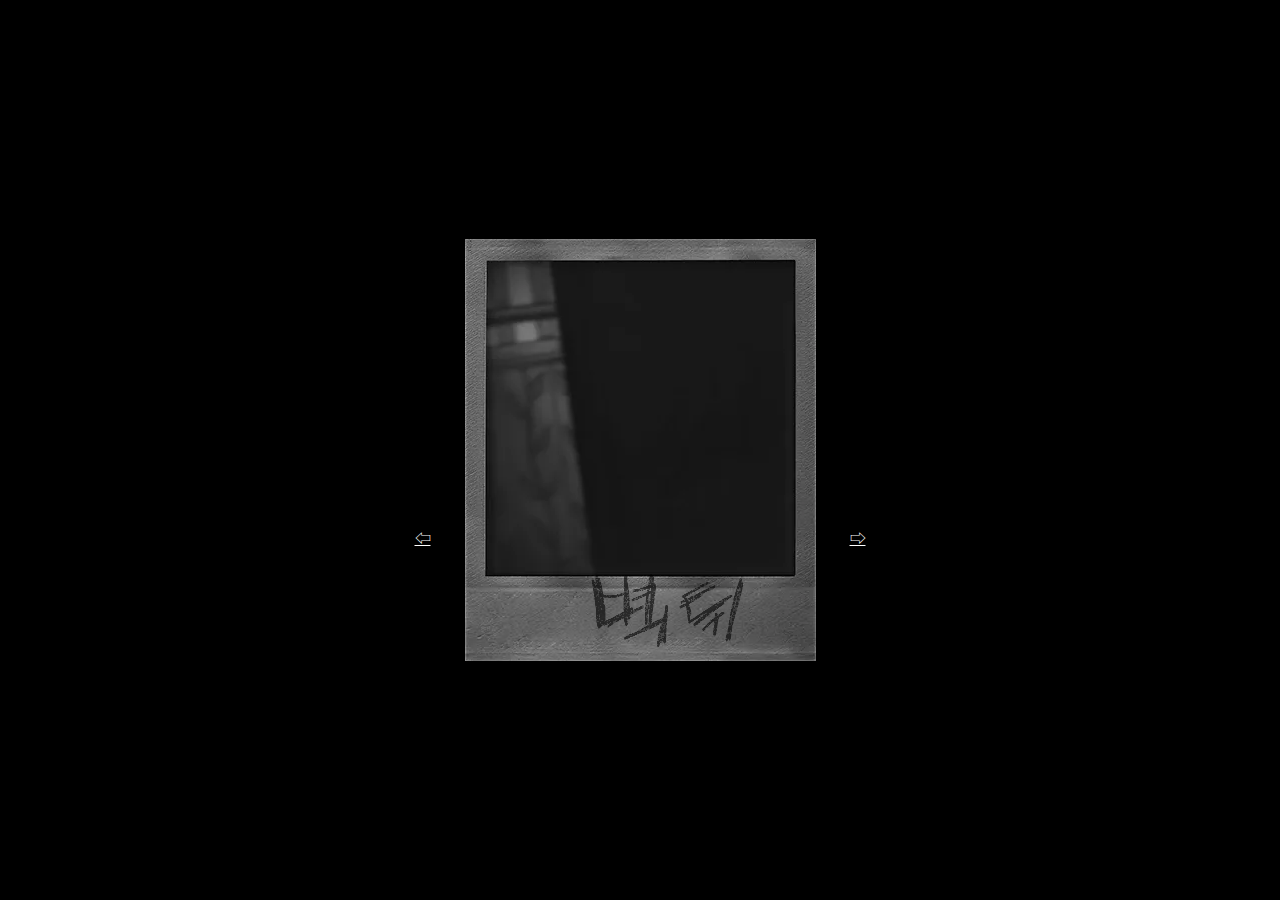
<file: album.html>
<!DOCTYPE html>
<html lang="ko">
  <head>
    <meta charset="UTF-8" />
    <meta http-equiv="X-UA-Compatible" content="IE=edge" />
    <meta name="viewport" content="width=device-width, initial-scale=1.0" />
    <title>album</title>
    <style>
      * {
        margin: 0;
        padding: 0;
      }
      li {
        list-style: none;
      }
      .kind_wrap {
        border: 2px solid black;
        width: 351px;
        max-width: 422px;
        margin: 0 auto;
        position: relative;
      }
      .kind_wrap > .kind_slider {
        overflow: hidden;
      }
      .kind_wrap > .kind_slider .slider {
        position: relative;
        transition: 0.5s;
      }
      .kind_wrap > .kind_slider .slider li {
        float: left;
      }
      .kind_wrap > .kind_slider img {
        vertical-align: top;
      }
      .kind_wrap .arrow > a.prev {
        position: absolute;
        left: -50px;
        top: 100px;
      }
      .kind_wrap .arrow > a.next {
        position: absolute;
        right: -50px;
        top: 100px;
      }
    </style>
  </head>
  <body style="background-color: black">
     <div style="width:100vw; height: 100vh; display: flex; align-items: center;">
            <div style="border: 1px solid rgb(0, 0, 0); line-height: 200px; text-align:center;  margin: 0 auto;"> 
    <div style="text-align: center;">
      <div class="kind_wrap">
        <div class="kind_slider">
          <ul class="slider">
            <li>
              <a href="movement.html">
                <img src="./OMORI_files/1.png" alt="" />
              </a>
            </li>
            <li>
              <a href="movement.html"
                ><img src="./OMORI_files/2.png" alt="" />
              </a>
            </li>
            <li>
              <a href="movement.html"
                ><img src="./OMORI_files/3.png" alt="" />
              </a>
            </li>
            <li>
              <a href="movement.html"
                ><img src="./OMORI_files/4.png" alt="" />
              </a>
            </li>
            <li>
              <a href="movement.html"
                ><img src="./OMORI_files/5.png" alt="" />
              </a>
            </li>
            <li>
              <a href="movement.html"
                ><img src="./OMORI_files/6.png" alt="" />
              </a>
            </li>
            <li>
              <a href="movement.html"
                ><img src="./OMORI_files/7.png" alt="" />
              </a>
            </li>
            <li>
              <a href="movement.html"
                ><img src="./OMORI_files/8.png" alt="" />
              </a>
            </li>
            <li>
              <a href="movement.html"
                ><img src="./OMORI_files/9.png" alt="" />
              </a>
            </li>
            <li>
              <a href="movement.html"
                ><img src="./OMORI_files/10.png" alt="" />
              </a>
            </li>
            <li>
              <a href="movement.html"
                ><img src="./OMORI_files/11.png" alt=""
              /></a>
            </li>
            <li>
              <a href="movement.html"
                ><img src="./OMORI_files/12.png" alt=""
              /></a>
            </li>
            <li>
              <a href="movement.html"
                ><img src="./OMORI_files/13.png" alt=""
              /></a>
            </li>
            <li>
              <a href="movement.html"
                ><img src="./OMORI_files/14.png" alt=""
              /></a>
            </li>
            <li>
              <a href="movement.html"
                ><img src="./OMORI_files/15.png" alt=""
              /></a>
            </li>
            <li>
              <a href="movement.html"
                ><img src="./OMORI_files/16.png" alt=""
              /></a>
            </li>
            <li>
              <a href="movement.html"
                ><img src="./OMORI_files/17.png" alt=""
              /></a>
            </li>
            <li>
              <a href="movement.html"
                ><img src="./OMORI_files/18.png" alt=""
              /></a>
            </li>
            <li>
              <a href="movement.html"
                ><img src="./OMORI_files/19.png" alt=""
              /></a>
            </li>
            <li>
              <a href="movement.html"
                ><img src="./OMORI_files/20.png" alt=""
              /></a>
            </li>
            <li>
              <a href="movement.html"
                ><img src="./OMORI_files/21.png" alt=""
              /></a>
            </li>
            <li>
              <a href="movement.html"
                ><img src="./OMORI_files/22.png" alt=""
              /></a>
            </li>
            <li>
              <a href="movement.html"
                ><img src="./OMORI_files/23.png" alt=""
              /></a>
            </li>
            <li>
              <a href="movement.html"
                ><img src="./OMORI_files/24.png" alt=""
              /></a>
            </li>
          </ul>
        </div>
        <div class="arrow">
          <a href="" class="prev" style="margin-top: 100px; color: white">⇦</a>
          <a href="" class="next" style="margin-top: 100px; color: white">⇨</a>
        </div>
      </div>
    </div>
    <script>
      window.onload = function () {
        const kindWrap = document.querySelector(".kind_wrap");
        const slider = kindWrap.querySelector(".slider");
        const slideLis = slider.querySelectorAll("li");
        const moveButton = kindWrap.querySelector(".arrow");

        
        const liWidth = slideLis[0].clientWidth;
        const sliderWidth = liWidth * slideLis.length;
        slider.style.width = `${sliderWidth}px`;

        
        let currentIdx = 0; // 슬라이드 현재 번호
        let translate = 0; // 슬라이드 위치 값
        moveButton.addEventListener("click", moveSlide);

        function moveSlide(event) {
          event.preventDefault();
          if (event.target.className === "next") {
            if (currentIdx !== slideLis.length - 1) {
              translate -= liWidth;
              slider.style.transform = `translateX(${translate}px)`;
              currentIdx += 1;
            }
          } else if (event.target.className === "prev") {
            if (currentIdx !== 0) {
              translate += liWidth;
              slider.style.transform = `translateX(${translate}px)`;
              currentIdx -= 1;
            }
          }
        }
      };
    </script>
    	
  </body>
</html>
</file>
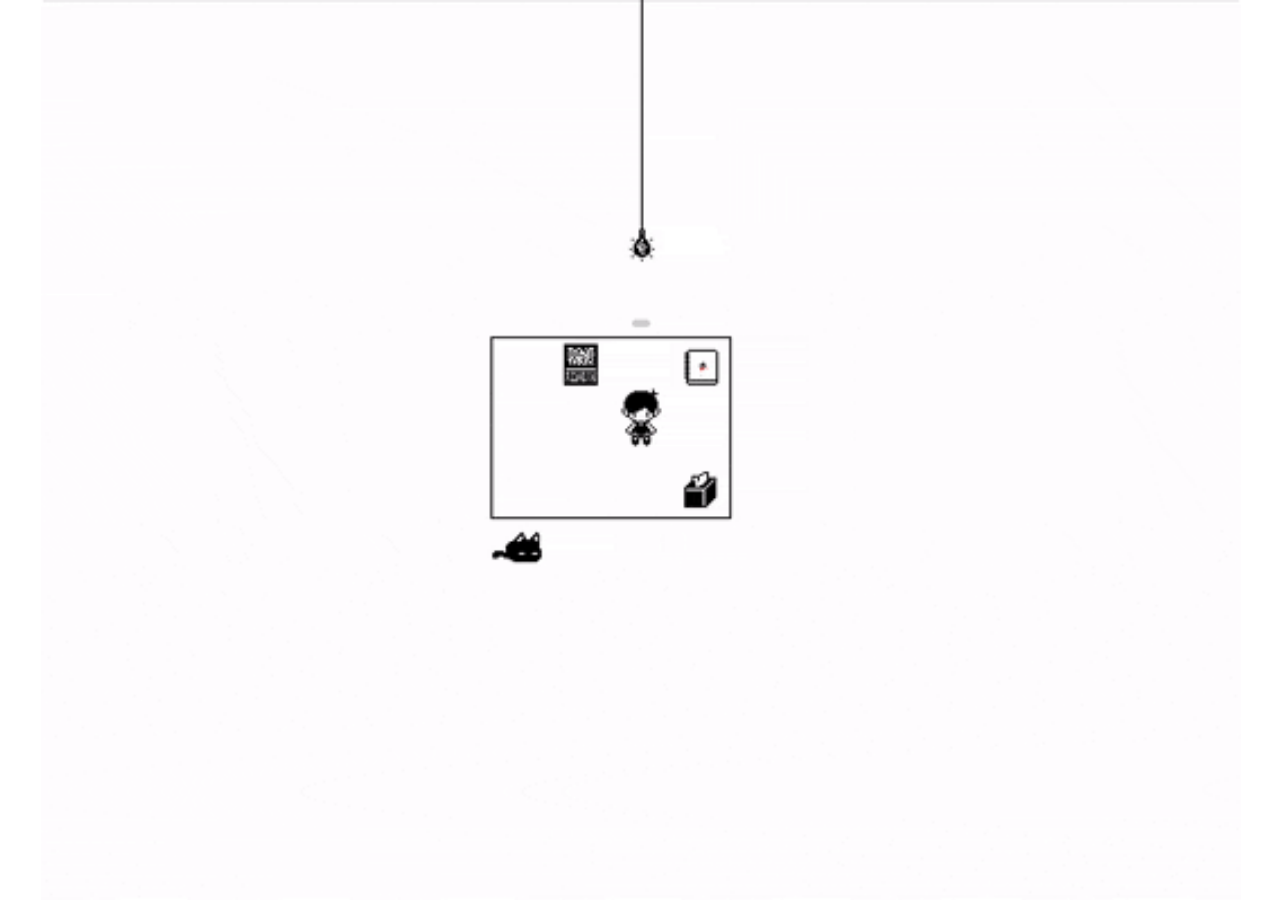
<file: death.html>
<!DOCTYPE html>
<html lang="ko">
  <head>
    <meta charset="UTF-8" />
    <meta http-equiv="X-UA-Compatible" content="IE=edge" />
    <meta name="viewport" content="width=device-width, initial-scale=1.0" />
    <title>Document</title>
    <style>
   
   .img_area{height:900px; width:auto;}
   .img_area img{vertical-align:middle;}

      * {
        margin: 0;
        padding: 0;
      }
      li {
        list-style: none;
      }
      .kind_wrap {
        border: 1px solid rgb(255, 255, 255);
        width: 100%;
        max-width: auto;
        margin: 0 auto;
        position: relative;
      }
      .kind_wrap > .kind_slider {
        overflow: hidden;
      }
      .kind_wrap > .kind_slider .slider {
        position: relative;
        transition: 0.5s;
      }
      .kind_wrap > .kind_slider .slider li {
        float: left;
      }
      .kind_wrap > .kind_slider img {
        vertical-align: top;
      }
      .kind_wrap .arrow > a.prev {
        position: absolute;
        left: -50px;
        top: 100px;
      }
      .kind_wrap .arrow > a.next {
        position: absolute;
        right: -50px;
        top: 100px;
      }
    </style>

    
  </head>
  <body>
     <div style="width:100vw; height: 100vh; display: flex; align-items: center;">
            <div style="border: 1px solid rgb(255, 255, 255); line-height: 200px; text-align:center;  margin: 0 auto;"> 
    <div style="text-align: center;">
      <div class="kind_wrap">
        <div class="kind_slider">
    <a href="index.html"><div class="img_area" style="display: flex; justify-content:center;">
        <img src="./OMORI_files/knife.gif" alt="" >
     </div></a>
    </div>
  </div>
</div>
</div>
  </body>
</html>
</file>
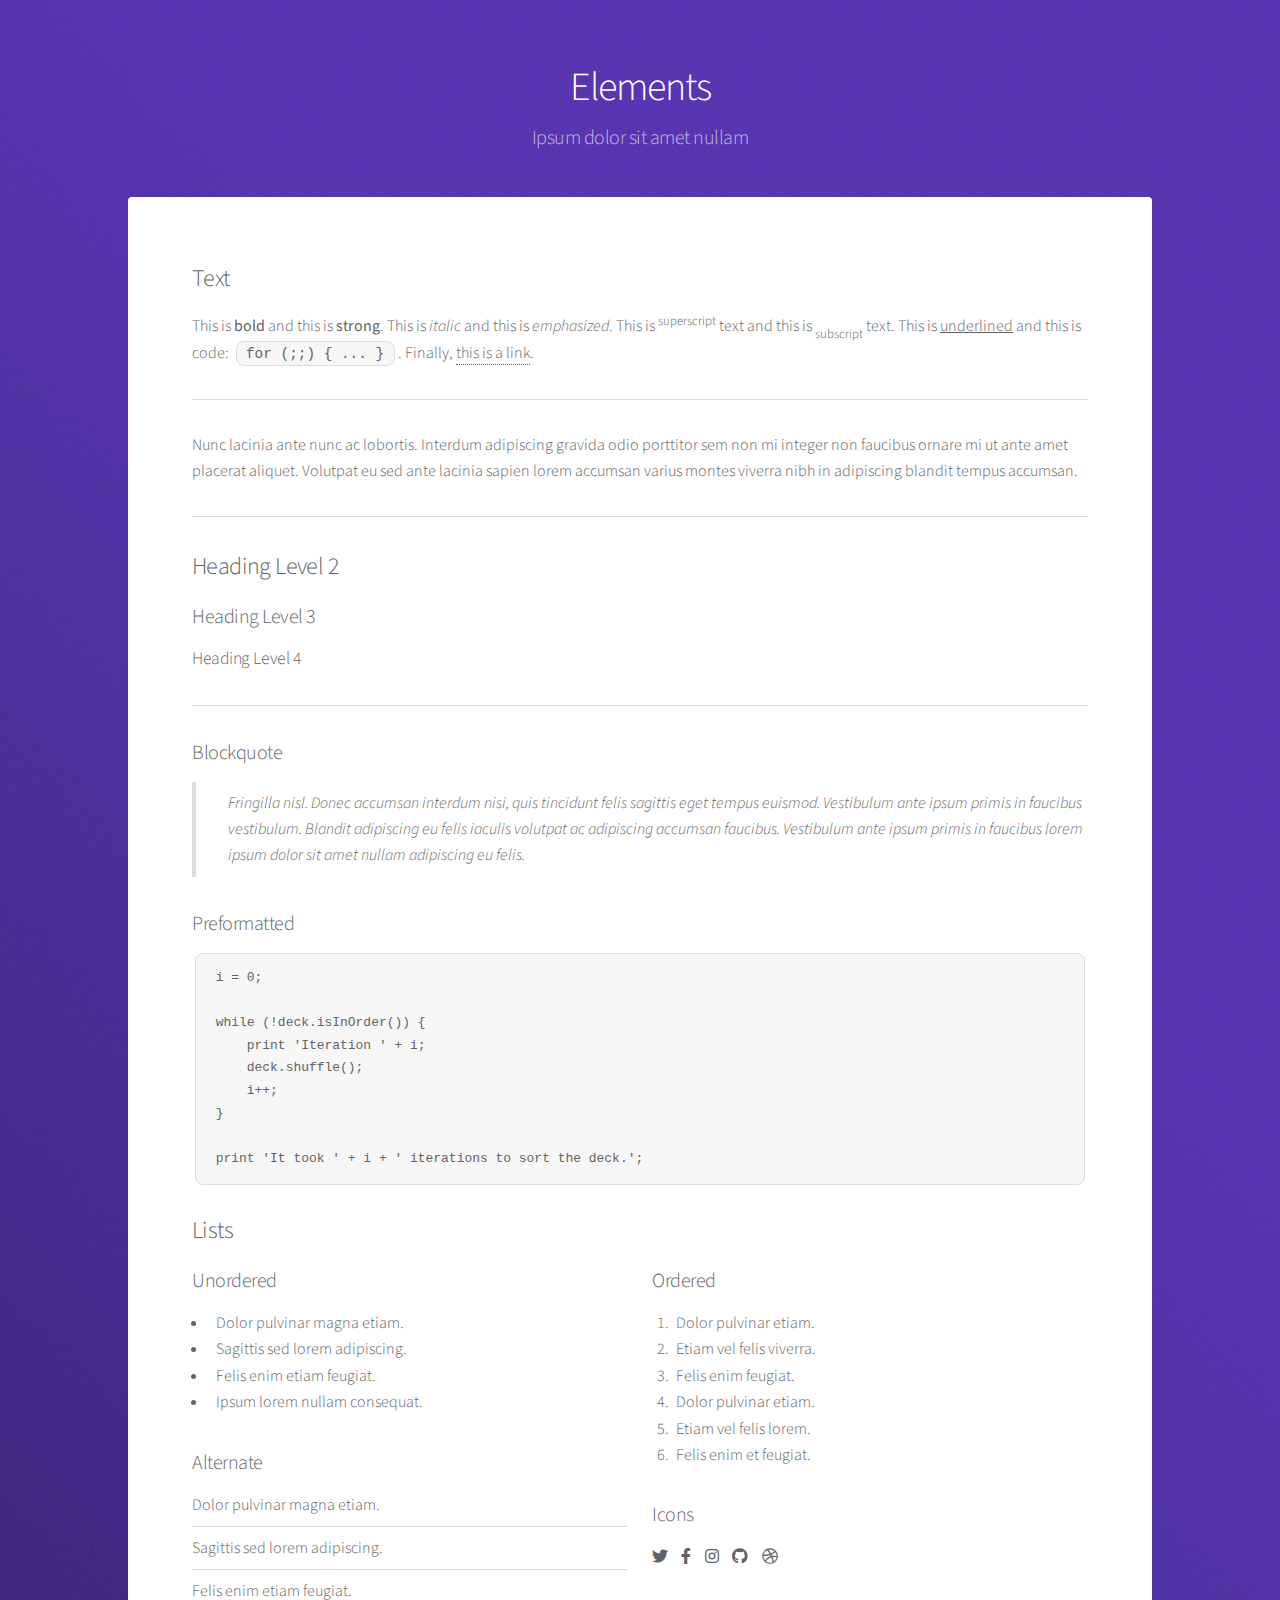
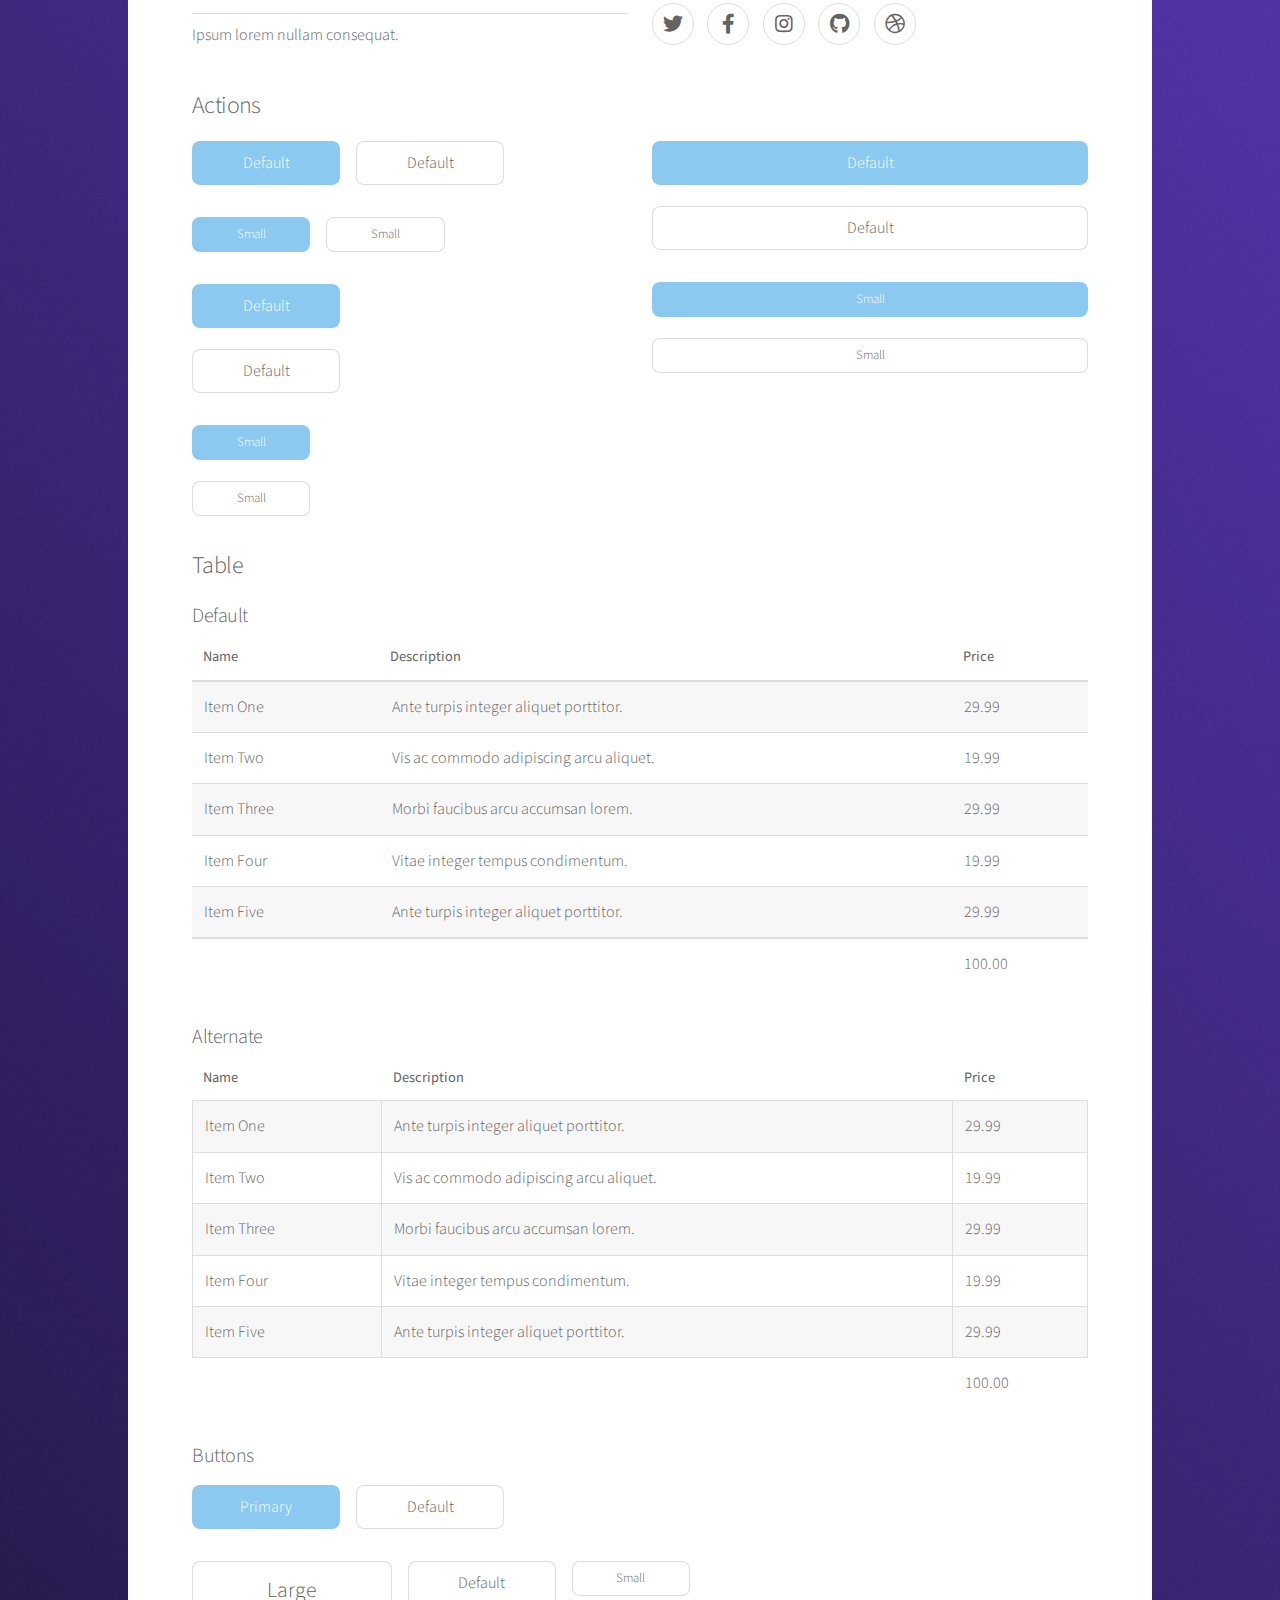
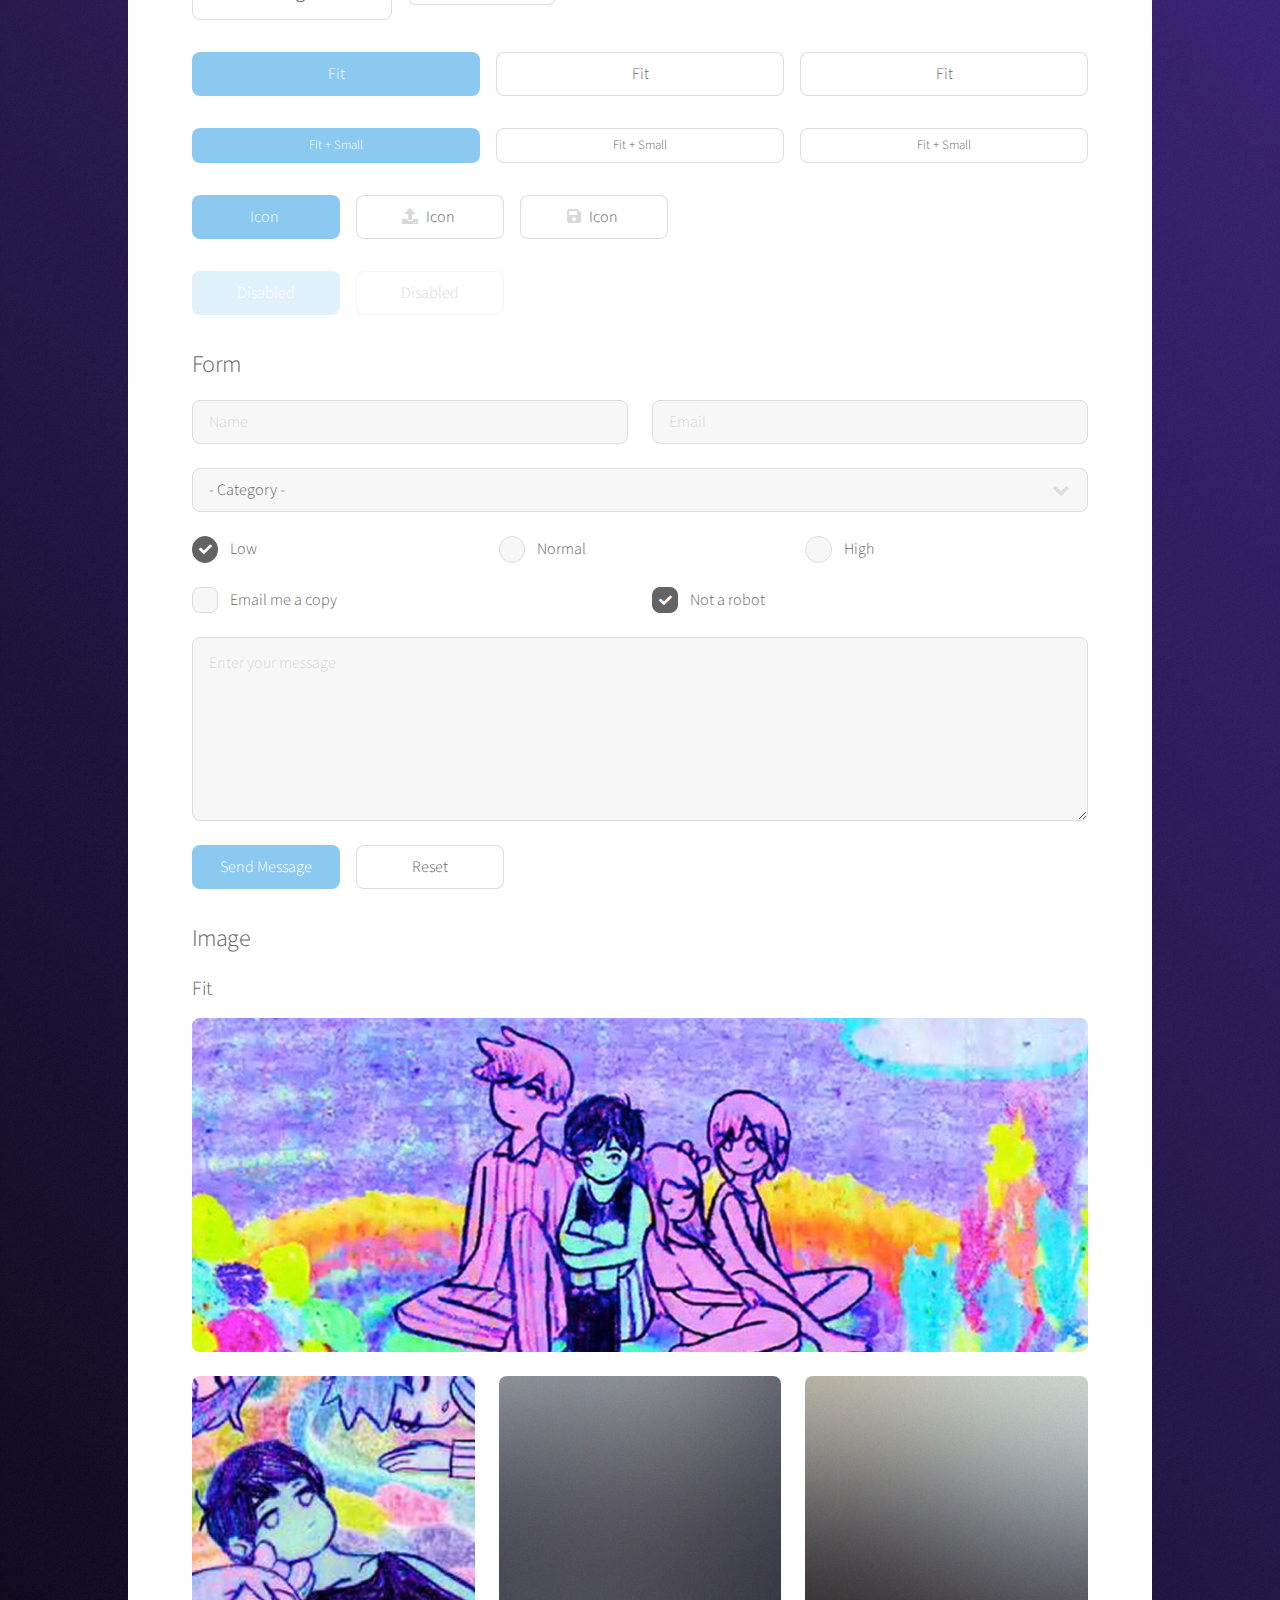
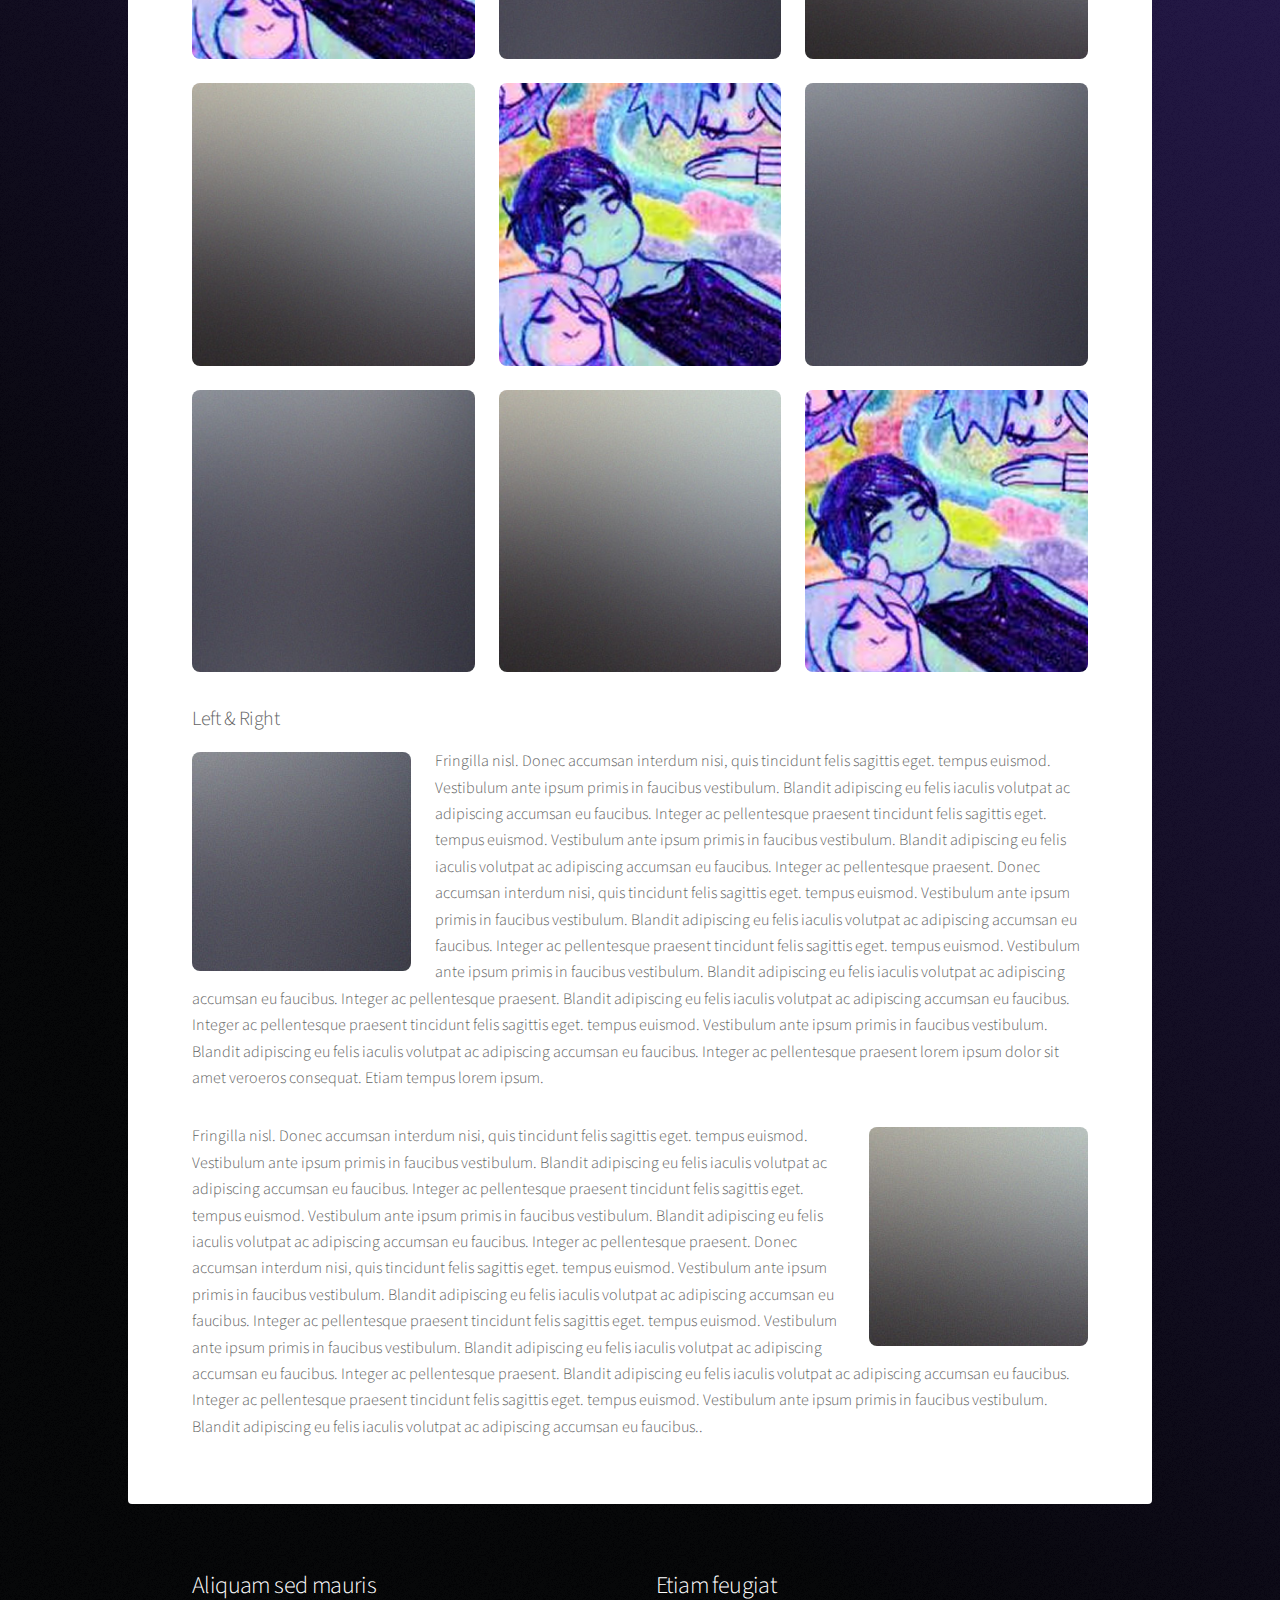
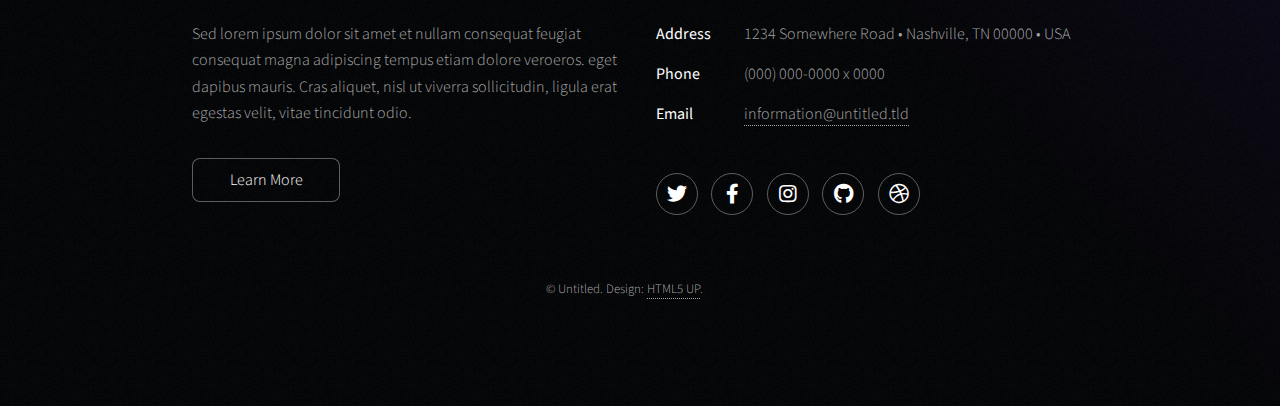
<file: elements.html>
<!DOCTYPE HTML>
<!--
	Stellar by HTML5 UP
	html5up.net | @ajlkn
	Free for personal and commercial use under the CCA 3.0 license (html5up.net/license)
-->
<html>
	<head>
		<title>Elements - Stellar by HTML5 UP</title>
		<meta charset="utf-8" />
		<meta name="viewport" content="width=device-width, initial-scale=1, user-scalable=no" />
		<link rel="stylesheet" href="assets/css/main.css" />
		<noscript><link rel="stylesheet" href="assets/css/noscript.css" /></noscript>
	</head>
	<body class="is-preload">

		<!-- Wrapper -->
			<div id="wrapper">

				<!-- Header -->
					<header id="header">
						<h1>Elements</h1>
						<p>Ipsum dolor sit amet nullam</p>
					</header>

				<!-- Main -->
					<div id="main">

						<!-- Content -->
							<section id="content" class="main">

								<!-- Text -->
									<section>
										<h2>Text</h2>
										<p>This is <b>bold</b> and this is <strong>strong</strong>. This is <i>italic</i> and this is <em>emphasized</em>.
										This is <sup>superscript</sup> text and this is <sub>subscript</sub> text.
										This is <u>underlined</u> and this is code: <code>for (;;) { ... }</code>. Finally, <a href="#">this is a link</a>.</p>
										<hr />
										<p>Nunc lacinia ante nunc ac lobortis. Interdum adipiscing gravida odio porttitor sem non mi integer non faucibus ornare mi ut ante amet placerat aliquet. Volutpat eu sed ante lacinia sapien lorem accumsan varius montes viverra nibh in adipiscing blandit tempus accumsan.</p>
										<hr />
										<h2>Heading Level 2</h2>
										<h3>Heading Level 3</h3>
										<h4>Heading Level 4</h4>
										<hr />
										<h3>Blockquote</h3>
										<blockquote>Fringilla nisl. Donec accumsan interdum nisi, quis tincidunt felis sagittis eget tempus euismod. Vestibulum ante ipsum primis in faucibus vestibulum. Blandit adipiscing eu felis iaculis volutpat ac adipiscing accumsan faucibus. Vestibulum ante ipsum primis in faucibus lorem ipsum dolor sit amet nullam adipiscing eu felis.</blockquote>
										<h3>Preformatted</h3>
										<pre><code>i = 0;

while (!deck.isInOrder()) {
    print 'Iteration ' + i;
    deck.shuffle();
    i++;
}

print 'It took ' + i + ' iterations to sort the deck.';</code></pre>
									</section>

								<!-- Lists -->
									<section>
										<h2>Lists</h2>
										<div class="row">
											<div class="col-6 col-12-medium">
												<h3>Unordered</h3>
												<ul>
													<li>Dolor pulvinar magna etiam.</li>
													<li>Sagittis sed lorem adipiscing.</li>
													<li>Felis enim etiam feugiat.</li>
													<li>Ipsum lorem nullam consequat.</li>
												</ul>
												<h3>Alternate</h3>
												<ul class="alt">
													<li>Dolor pulvinar magna etiam.</li>
													<li>Sagittis sed lorem adipiscing.</li>
													<li>Felis enim etiam feugiat.</li>
													<li>Ipsum lorem nullam consequat.</li>
												</ul>
											</div>
											<div class="col-6 col-12-medium">
												<h3>Ordered</h3>
												<ol>
													<li>Dolor pulvinar etiam.</li>
													<li>Etiam vel felis viverra.</li>
													<li>Felis enim feugiat.</li>
													<li>Dolor pulvinar etiam.</li>
													<li>Etiam vel felis lorem.</li>
													<li>Felis enim et feugiat.</li>
												</ol>
												<h3>Icons</h3>
												<ul class="icons">
													<li><a href="#" class="icon brands fa-twitter"><span class="label">Twitter</span></a></li>
													<li><a href="#" class="icon brands fa-facebook-f"><span class="label">Facebook</span></a></li>
													<li><a href="#" class="icon brands fa-instagram"><span class="label">Instagram</span></a></li>
													<li><a href="#" class="icon brands fa-github"><span class="label">GitHub</span></a></li>
													<li><a href="#" class="icon brands fa-dribbble"><span class="label">Dribbble</span></a></li>
												</ul>
												<ul class="icons">
													<li><a href="#" class="icon brands alt fa-twitter"><span class="label">Twitter</span></a></li>
													<li><a href="#" class="icon brands alt fa-facebook-f"><span class="label">Facebook</span></a></li>
													<li><a href="#" class="icon brands alt fa-instagram"><span class="label">Instagram</span></a></li>
													<li><a href="#" class="icon brands alt fa-github"><span class="label">GitHub</span></a></li>
													<li><a href="#" class="icon brands alt fa-dribbble"><span class="label">Dribbble</span></a></li>
												</ul>
											</div>
										</div>
										<h2>Actions</h2>
										<div class="row">
											<div class="col-6 col-12-medium">
												<ul class="actions">
													<li><a href="#" class="button primary">Default</a></li>
													<li><a href="#" class="button">Default</a></li>
												</ul>
												<ul class="actions small">
													<li><a href="#" class="button primary small">Small</a></li>
													<li><a href="#" class="button small">Small</a></li>
												</ul>
												<ul class="actions stacked">
													<li><a href="#" class="button primary">Default</a></li>
													<li><a href="#" class="button">Default</a></li>
												</ul>
												<ul class="actions stacked">
													<li><a href="#" class="button primary small">Small</a></li>
													<li><a href="#" class="button small">Small</a></li>
												</ul>
											</div>
											<div class="col-6 col-12-medium">
												<ul class="actions stacked">
													<li><a href="#" class="button primary fit">Default</a></li>
													<li><a href="#" class="button fit">Default</a></li>
												</ul>
												<ul class="actions stacked">
													<li><a href="#" class="button primary small fit">Small</a></li>
													<li><a href="#" class="button small fit">Small</a></li>
												</ul>
											</div>
										</div>
									</section>

								<!-- Table -->
									<section>
										<h2>Table</h2>
										<h3>Default</h3>
										<div class="table-wrapper">
											<table>
												<thead>
													<tr>
														<th>Name</th>
														<th>Description</th>
														<th>Price</th>
													</tr>
												</thead>
												<tbody>
													<tr>
														<td>Item One</td>
														<td>Ante turpis integer aliquet porttitor.</td>
														<td>29.99</td>
													</tr>
													<tr>
														<td>Item Two</td>
														<td>Vis ac commodo adipiscing arcu aliquet.</td>
														<td>19.99</td>
													</tr>
													<tr>
														<td>Item Three</td>
														<td> Morbi faucibus arcu accumsan lorem.</td>
														<td>29.99</td>
													</tr>
													<tr>
														<td>Item Four</td>
														<td>Vitae integer tempus condimentum.</td>
														<td>19.99</td>
													</tr>
													<tr>
														<td>Item Five</td>
														<td>Ante turpis integer aliquet porttitor.</td>
														<td>29.99</td>
													</tr>
												</tbody>
												<tfoot>
													<tr>
														<td colspan="2"></td>
														<td>100.00</td>
													</tr>
												</tfoot>
											</table>
										</div>

										<h3>Alternate</h3>
										<div class="table-wrapper">
											<table class="alt">
												<thead>
													<tr>
														<th>Name</th>
														<th>Description</th>
														<th>Price</th>
													</tr>
												</thead>
												<tbody>
													<tr>
														<td>Item One</td>
														<td>Ante turpis integer aliquet porttitor.</td>
														<td>29.99</td>
													</tr>
													<tr>
														<td>Item Two</td>
														<td>Vis ac commodo adipiscing arcu aliquet.</td>
														<td>19.99</td>
													</tr>
													<tr>
														<td>Item Three</td>
														<td> Morbi faucibus arcu accumsan lorem.</td>
														<td>29.99</td>
													</tr>
													<tr>
														<td>Item Four</td>
														<td>Vitae integer tempus condimentum.</td>
														<td>19.99</td>
													</tr>
													<tr>
														<td>Item Five</td>
														<td>Ante turpis integer aliquet porttitor.</td>
														<td>29.99</td>
													</tr>
												</tbody>
												<tfoot>
													<tr>
														<td colspan="2"></td>
														<td>100.00</td>
													</tr>
												</tfoot>
											</table>
										</div>
									</section>

								<!-- Buttons -->
									<section>
										<h3>Buttons</h3>
										<ul class="actions">
											<li><a href="#" class="button primary">Primary</a></li>
											<li><a href="#" class="button">Default</a></li>
										</ul>
										<ul class="actions">
											<li><a href="#" class="button large">Large</a></li>
											<li><a href="#" class="button">Default</a></li>
											<li><a href="#" class="button small">Small</a></li>
										</ul>
										<ul class="actions fit">
											<li><a href="#" class="button primary fit">Fit</a></li>
											<li><a href="#" class="button fit">Fit</a></li>
											<li><a href="#" class="button fit">Fit</a></li>
										</ul>
										<ul class="actions fit small">
											<li><a href="#" class="button primary fit small">Fit + Small</a></li>
											<li><a href="#" class="button fit small">Fit + Small</a></li>
											<li><a href="#" class="button fit small">Fit + Small</a></li>
										</ul>
										<ul class="actions">
											<li><a href="#" class="button primary icon solidfa-download">Icon</a></li>
											<li><a href="#" class="button icon solid fa-upload">Icon</a></li>
											<li><a href="#" class="button icon solid fa-save">Icon</a></li>
										</ul>
										<ul class="actions">
											<li><span class="button primary disabled">Disabled</span></li>
											<li><span class="button disabled">Disabled</span></li>
										</ul>
									</section>

								<!-- Form -->
									<section>
										<h2>Form</h2>
										<form method="post" action="#">
											<div class="row gtr-uniform">
												<div class="col-6 col-12-xsmall">
													<input type="text" name="demo-name" id="demo-name" value="" placeholder="Name" />
												</div>
												<div class="col-6 col-12-xsmall">
													<input type="email" name="demo-email" id="demo-email" value="" placeholder="Email" />
												</div>
												<div class="col-12">
													<select name="demo-category" id="demo-category">
														<option value="">- Category -</option>
														<option value="1">Manufacturing</option>
														<option value="1">Shipping</option>
														<option value="1">Administration</option>
														<option value="1">Human Resources</option>
													</select>
												</div>
												<div class="col-4 col-12-small">
													<input type="radio" id="demo-priority-low" name="demo-priority" checked>
													<label for="demo-priority-low">Low</label>
												</div>
												<div class="col-4 col-12-small">
													<input type="radio" id="demo-priority-normal" name="demo-priority">
													<label for="demo-priority-normal">Normal</label>
												</div>
												<div class="col-4 col-12-small">
													<input type="radio" id="demo-priority-high" name="demo-priority">
													<label for="demo-priority-high">High</label>
												</div>
												<div class="col-6 col-12-small">
													<input type="checkbox" id="demo-copy" name="demo-copy">
													<label for="demo-copy">Email me a copy</label>
												</div>
												<div class="col-6 col-12-small">
													<input type="checkbox" id="demo-human" name="demo-human" checked>
													<label for="demo-human">Not a robot</label>
												</div>
												<div class="col-12">
													<textarea name="demo-message" id="demo-message" placeholder="Enter your message" rows="6"></textarea>
												</div>
												<div class="col-12">
													<ul class="actions">
														<li><input type="submit" value="Send Message" class="primary" /></li>
														<li><input type="reset" value="Reset" /></li>
													</ul>
												</div>
											</div>
										</form>
									</section>

								<!-- Image -->
									<section>
										<h2>Image</h2>
										<h3>Fit</h3>
										<div class="box alt">
											<div class="row gtr-uniform">
												<div class="col-12"><span class="image fit"><img src="images/pic04.jpg" alt="" /></span></div>
												<div class="col-4"><span class="image fit"><img src="images/pic01.jpg" alt="" /></span></div>
												<div class="col-4"><span class="image fit"><img src="images/pic02.jpg" alt="" /></span></div>
												<div class="col-4"><span class="image fit"><img src="images/pic03.jpg" alt="" /></span></div>
												<div class="col-4"><span class="image fit"><img src="images/pic03.jpg" alt="" /></span></div>
												<div class="col-4"><span class="image fit"><img src="images/pic01.jpg" alt="" /></span></div>
												<div class="col-4"><span class="image fit"><img src="images/pic02.jpg" alt="" /></span></div>
												<div class="col-4"><span class="image fit"><img src="images/pic02.jpg" alt="" /></span></div>
												<div class="col-4"><span class="image fit"><img src="images/pic03.jpg" alt="" /></span></div>
												<div class="col-4"><span class="image fit"><img src="images/pic01.jpg" alt="" /></span></div>
											</div>
										</div>
										<h3>Left &amp; Right</h3>
										<p><span class="image left"><img src="images/pic05.jpg" alt="" /></span>Fringilla nisl. Donec accumsan interdum nisi, quis tincidunt felis sagittis eget. tempus euismod. Vestibulum ante ipsum primis in faucibus vestibulum. Blandit adipiscing eu felis iaculis volutpat ac adipiscing accumsan eu faucibus. Integer ac pellentesque praesent tincidunt felis sagittis eget. tempus euismod. Vestibulum ante ipsum primis in faucibus vestibulum. Blandit adipiscing eu felis iaculis volutpat ac adipiscing accumsan eu faucibus. Integer ac pellentesque praesent. Donec accumsan interdum nisi, quis tincidunt felis sagittis eget. tempus euismod. Vestibulum ante ipsum primis in faucibus vestibulum. Blandit adipiscing eu felis iaculis volutpat ac adipiscing accumsan eu faucibus. Integer ac pellentesque praesent tincidunt felis sagittis eget. tempus euismod. Vestibulum ante ipsum primis in faucibus vestibulum. Blandit adipiscing eu felis iaculis volutpat ac adipiscing accumsan eu faucibus. Integer ac pellentesque praesent. Blandit adipiscing eu felis iaculis volutpat ac adipiscing accumsan eu faucibus. Integer ac pellentesque praesent tincidunt felis sagittis eget. tempus euismod. Vestibulum ante ipsum primis in faucibus vestibulum. Blandit adipiscing eu felis iaculis volutpat ac adipiscing accumsan eu faucibus. Integer ac pellentesque praesent lorem ipsum dolor sit amet veroeros consequat. Etiam tempus lorem ipsum.</p>
										<p><span class="image right"><img src="images/pic06.jpg" alt="" /></span>Fringilla nisl. Donec accumsan interdum nisi, quis tincidunt felis sagittis eget. tempus euismod. Vestibulum ante ipsum primis in faucibus vestibulum. Blandit adipiscing eu felis iaculis volutpat ac adipiscing accumsan eu faucibus. Integer ac pellentesque praesent tincidunt felis sagittis eget. tempus euismod. Vestibulum ante ipsum primis in faucibus vestibulum. Blandit adipiscing eu felis iaculis volutpat ac adipiscing accumsan eu faucibus. Integer ac pellentesque praesent. Donec accumsan interdum nisi, quis tincidunt felis sagittis eget. tempus euismod. Vestibulum ante ipsum primis in faucibus vestibulum. Blandit adipiscing eu felis iaculis volutpat ac adipiscing accumsan eu faucibus. Integer ac pellentesque praesent tincidunt felis sagittis eget. tempus euismod. Vestibulum ante ipsum primis in faucibus vestibulum. Blandit adipiscing eu felis iaculis volutpat ac adipiscing accumsan eu faucibus. Integer ac pellentesque praesent. Blandit adipiscing eu felis iaculis volutpat ac adipiscing accumsan eu faucibus. Integer ac pellentesque praesent tincidunt felis sagittis eget. tempus euismod. Vestibulum ante ipsum primis in faucibus vestibulum. Blandit adipiscing eu felis iaculis volutpat ac adipiscing accumsan eu faucibus..</p>
									</section>

							</section>

					</div>

				<!-- Footer -->
					<footer id="footer">
						<section>
							<h2>Aliquam sed mauris</h2>
							<p>Sed lorem ipsum dolor sit amet et nullam consequat feugiat consequat magna adipiscing tempus etiam dolore veroeros. eget dapibus mauris. Cras aliquet, nisl ut viverra sollicitudin, ligula erat egestas velit, vitae tincidunt odio.</p>
							<ul class="actions">
								<li><a href="#" class="button">Learn More</a></li>
							</ul>
						</section>
						<section>
							<h2>Etiam feugiat</h2>
							<dl class="alt">
								<dt>Address</dt>
								<dd>1234 Somewhere Road &bull; Nashville, TN 00000 &bull; USA</dd>
								<dt>Phone</dt>
								<dd>(000) 000-0000 x 0000</dd>
								<dt>Email</dt>
								<dd><a href="#">information@untitled.tld</a></dd>
							</dl>
							<ul class="icons">
								<li><a href="#" class="icon brands fa-twitter alt"><span class="label">Twitter</span></a></li>
								<li><a href="#" class="icon brands fa-facebook-f alt"><span class="label">Facebook</span></a></li>
								<li><a href="#" class="icon brands fa-instagram alt"><span class="label">Instagram</span></a></li>
								<li><a href="#" class="icon brands fa-github alt"><span class="label">GitHub</span></a></li>
								<li><a href="#" class="icon brands fa-dribbble alt"><span class="label">Dribbble</span></a></li>
							</ul>
						</section>
						<p class="copyright">&copy; Untitled. Design: <a href="https://html5up.net">HTML5 UP</a>.</p>
					</footer>

			</div>

		<!-- Scripts -->
			<script src="assets/js/jquery.min.js"></script>
			<script src="assets/js/jquery.scrollex.min.js"></script>
			<script src="assets/js/jquery.scrolly.min.js"></script>
			<script src="assets/js/browser.min.js"></script>
			<script src="assets/js/breakpoints.min.js"></script>
			<script src="assets/js/util.js"></script>
			<script src="assets/js/main.js"></script>

	</body>
</html>
</file>
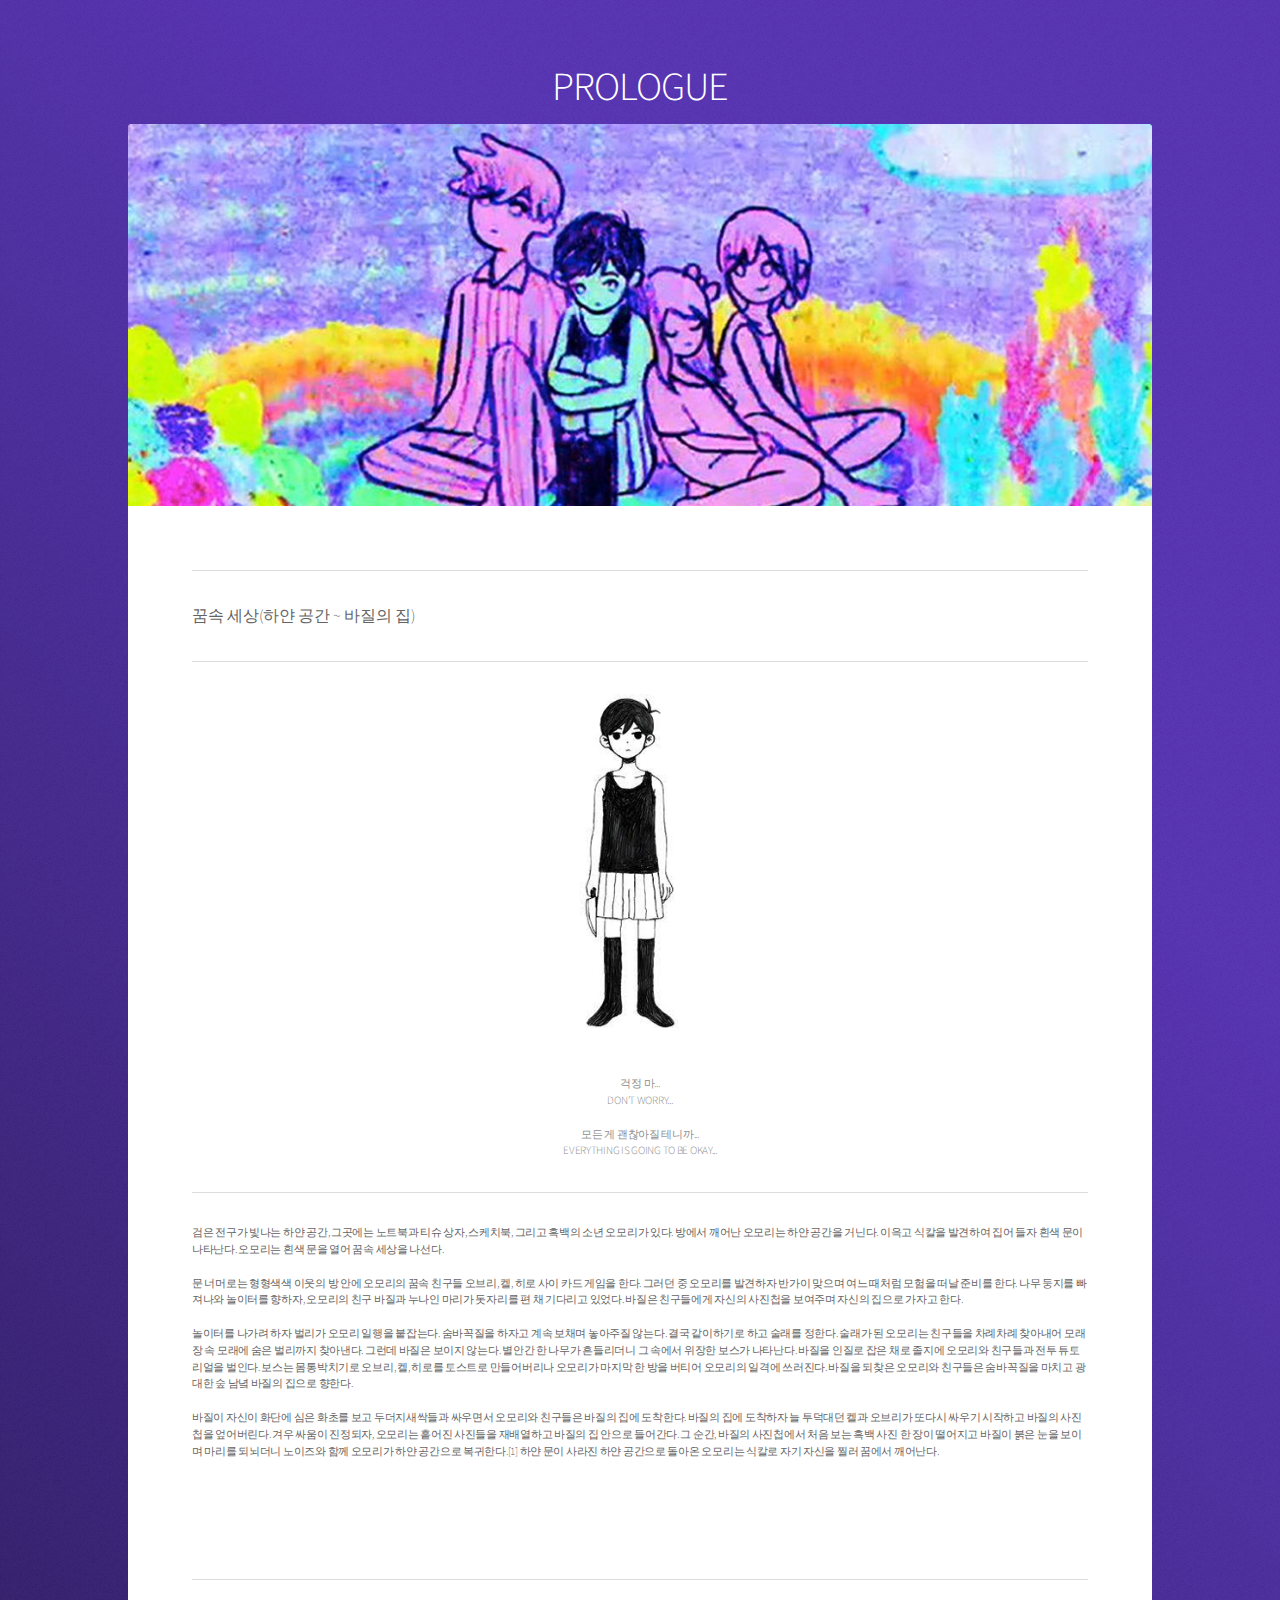
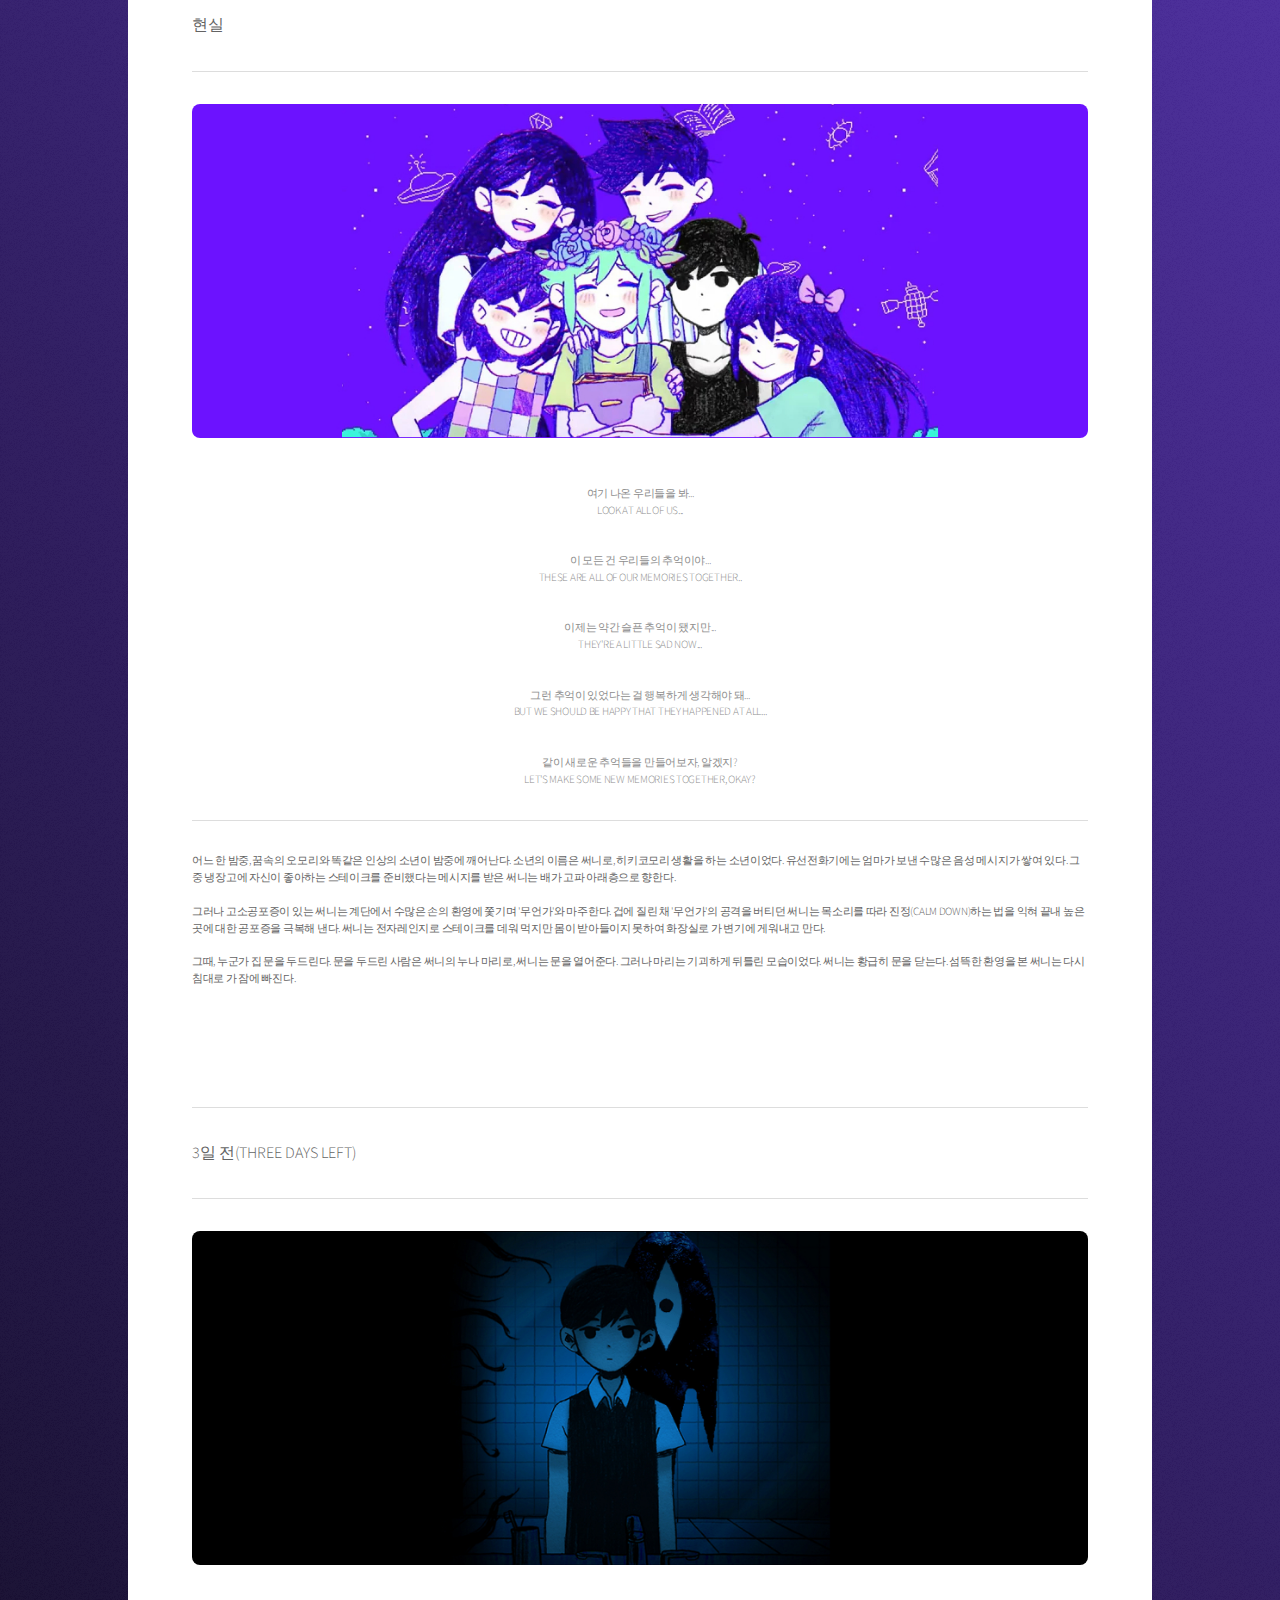
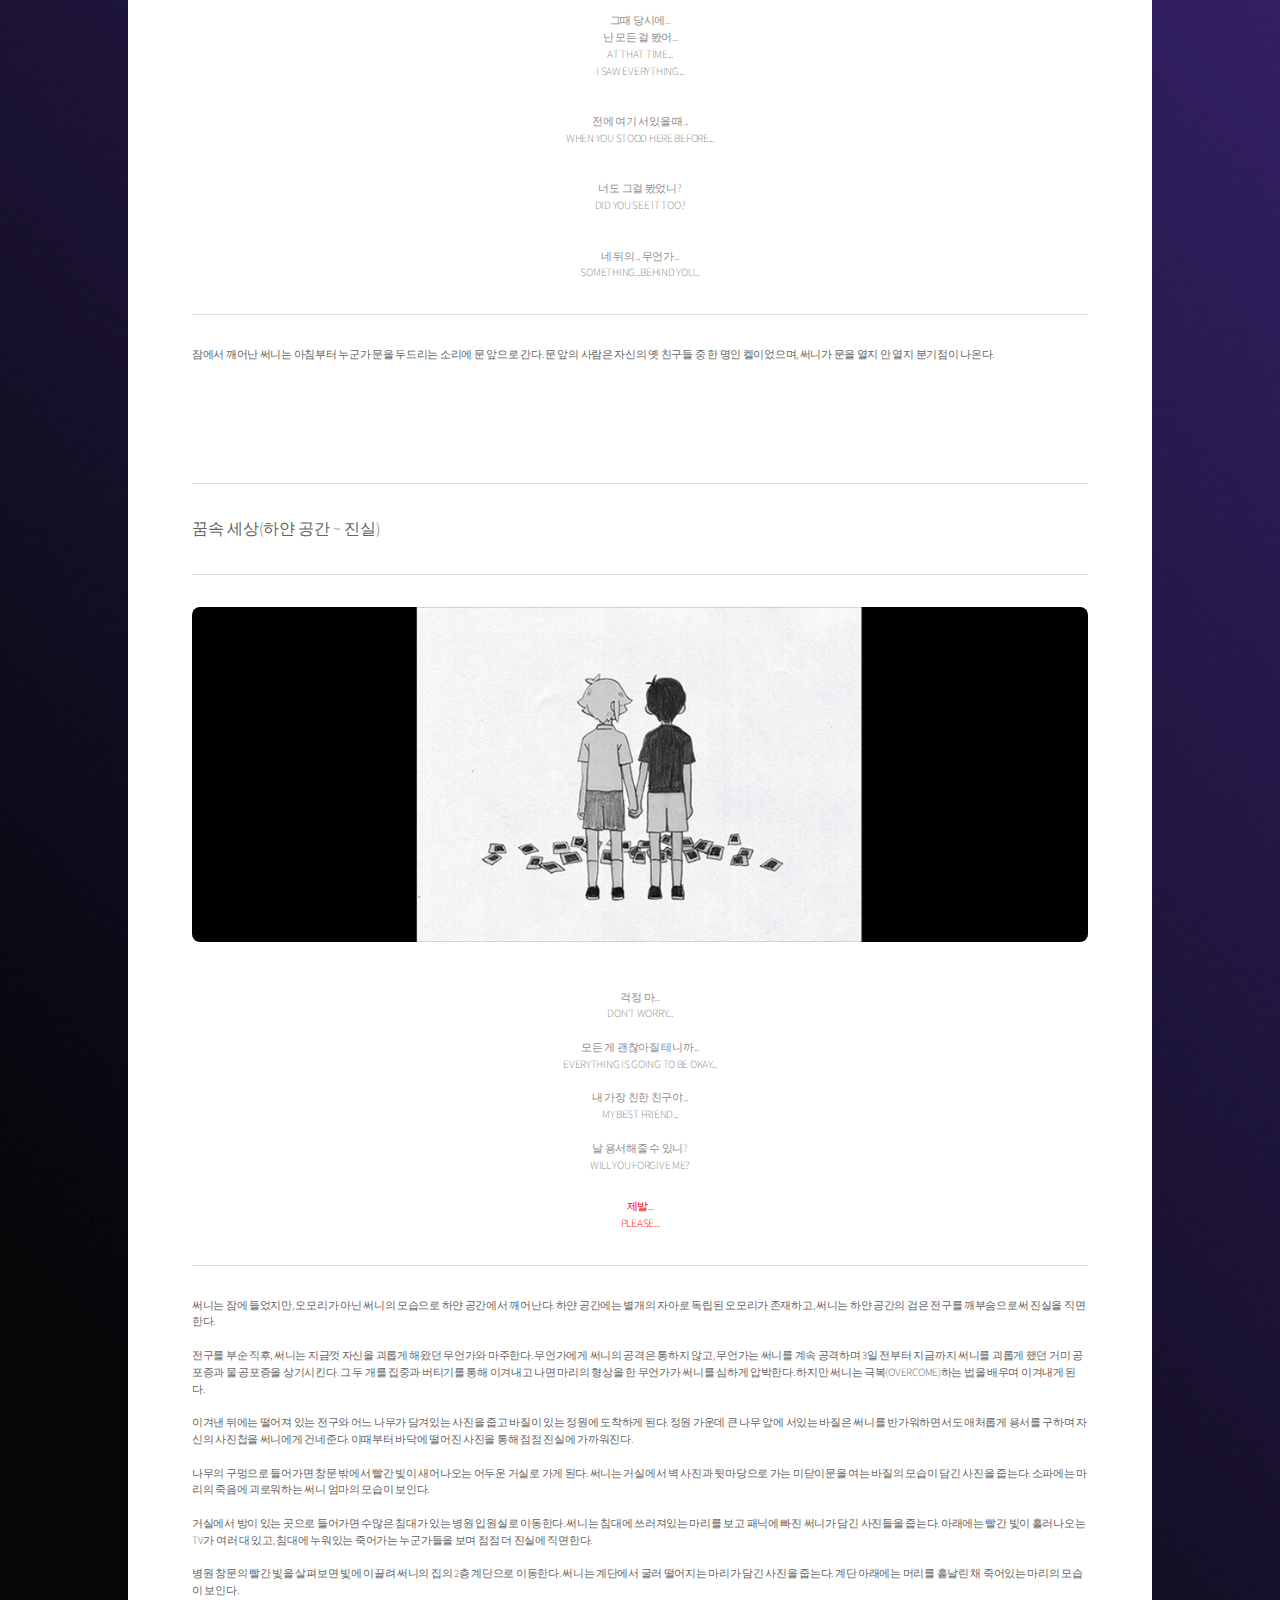
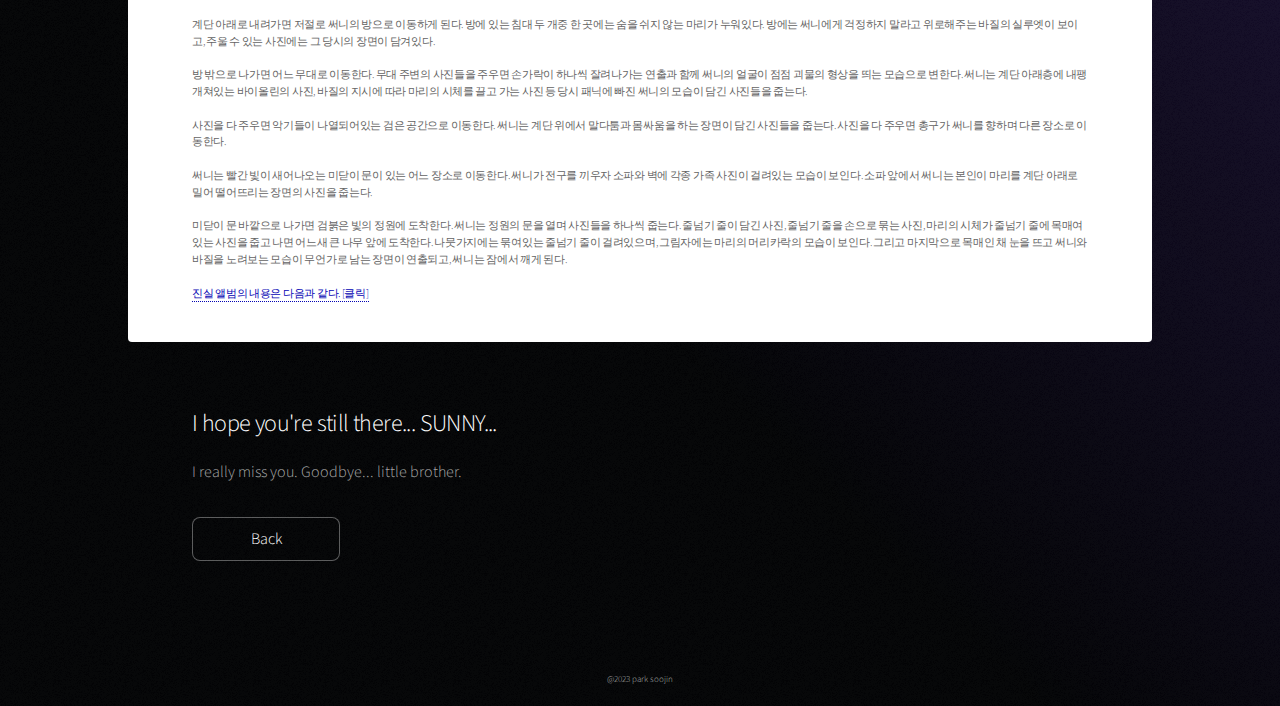
<file: faraway.html>
<!DOCTYPE html>

<html>
  <head>
    <title>faraway</title>
    <meta charset="utf-8" />
    <meta
      name="viewport"
      content="width=device-width, initial-scale=1, user-scalable=no"
    />
    <link rel="stylesheet" href="assets/css/main.css" />
    <noscript
      ><link rel="stylesheet" href="assets/css/noscript.css"
    /></noscript>
  </head>
  <body class="is-preload">
    
    <div id="wrapper">
   
      <header id="header">
        <b><h1>PROLOGUE</h1></b>
      </header>


      <div id="main">

        <section id="content" class="main">
          <span class="image main"><img src="images/pic04.jpg" alt="" /></span>
          <hr />
          꿈속 세상(하얀 공간 ~ 바질의 집)
          <hr />
          <span class="image main"><img src="images/pic09.jpg" alt="" /></span>
         <div style="text-align: center;"> <h6 style="color: #8d8d8d">
            걱정 마...<br />
            DON'T WORRY... <br /><br />

            모든 게 괜찮아질 테니까...<br />
            EVERYTHING IS GOING TO BE OKAY...
          </h6>
		</div>
          <hr />
          <h6>
			검은 전구가 빛나는 하얀 공간, 그곳에는 노트북과 티슈 상자, 스케치북, 그리고 흑백의 소년 오모리가 있다. 방에서 깨어난 오모리는 하얀 공간을 거닌다. 이윽고 식칼을 발견하여 집어 들자 흰색 문이 나타난다. 오모리는 흰색 문을 열어 꿈속 세상을 나선다.
			<br /><br />
			문 너머로는 형형색색 이웃의 방 안에 오모리의 꿈속 친구들 오브리, 켈, 히로 사이 카드 게임을 한다. 그러던 중 오모리를 발견하자 반가이 맞으며 여느 때처럼 모험을 떠날 준비를 한다. 나무 둥지를 빠져나와 놀이터를 향하자, 오모리의 친구 바질과 누나인 마리가 돗자리를 편 채 기다리고 있었다. 바질은 친구들에게 자신의 사진첩을 보여주며 자신의 집으로 가자고 한다.
			<br /><br />
			놀이터를 나가려 하자 벌리가 오모리 일행을 붙잡는다. 숨바꼭질을 하자고 계속 보채며 놓아주질 않는다. 결국 같이하기로 하고 술래를 정한다. 술래가 된 오모리는 친구들을 차례차례 찾아내어 모래장 속 모래에 숨은 벌리까지 찾아낸다. 그런데 바질은 보이지 않는다. 별안간 한 나무가 흔들리더니 그 속에서 위장한 보스가 나타난다. 바질을 인질로 잡은 채로 졸지에 오모리와 친구들과 전투 튜토리얼을 벌인다. 보스는 몸통박치기로 오브리, 켈, 히로를 토스트로 만들어버리나 오모리가 마지막 한 방을 버티어 오모리의 일격에 쓰러진다. 바질을 되찾은 오모리와 친구들은 숨바꼭질을 마치고 광대한 숲 남녘 바질의 집으로 향한다.
			<br /><br />
			바질이 자신이 화단에 심은 화초를 보고 두더지새싹들과 싸우면서 오모리와 친구들은 바질의 집에 도착한다. 바질의 집에 도착하자 늘 투덕대던 켈과 오브리가 또다시 싸우기 시작하고 바질의 사진첩을 엎어버린다. 겨우 싸움이 진정되자, 오모리는 흩어진 사진들을 재배열하고 바질의 집 안으로 들어간다. 그 순간, 바질의 사진첩에서 처음 보는 흑백 사진 한 장이 떨어지고 바질이 붉은 눈을 보이며 마리를 되뇌더니 노이즈와 함께 오모리가 하얀 공간으로 복귀한다.[1] 하얀 문이 사라진 하얀 공간으로 돌아온 오모리는 식칼로 자기 자신을 찔러 꿈에서 깨어난다.
          </h6>
          <br />
          <br />
          <br />
          <hr />
          현실
          <hr />
          <span class="image main"><img src="images/pic07.jpg" alt="" /></span>
          <div style="text-align: center;"><h6 style="color: #8d8d8d">
            여기 나온 우리들을 봐...<br />
            LOOK AT ALL OF US...<br />
            <br /><br />
            이 모든 건 우리들의 추억이야...<br />
            THESE ARE ALL OF OUR MEMORIES TOGETHER..<br />
            <br /><br />
            이제는 약간 슬픈 추억이 됐지만...<br />
            THEY'RE A LITTLE SAD NOW...<br />
            <br /><br />
            그런 추억이 있었다는 걸 행복하게 생각해야 돼...<br />
            BUT WE SHOULD BE HAPPY THAT THEY HAPPENED AT ALL...<br />
            <br /><br />
            같이 새로운 추억들을 만들어보자, 알겠지?<br />
            LET'S MAKE SOME NEW MEMORIES TOGETHER, OKAY?
          </h6></div>
          <hr />
          <h6>
            어느 한 밤중, 꿈속의 오모리와 똑같은 인상의 소년이 밤중에 깨어난다. 소년의 이름은 써니로, 히키코모리 생활을 하는 소년이었다. 유선전화기에는 엄마가 보낸 수많은 음성 메시지가 쌓여 있다. 그 중 냉장고에 자신이 좋아하는 스테이크를 준비했다는 메시지를 받은 써니는 배가 고파 아래층으로 향한다.
			<br /><br />
			그러나 고소공포증이 있는 써니는 계단에서 수많은 손의 환영에 쫓기며 '무언가'와 마주한다. 겁에 질린 채 '무언가'의 공격을 버티던 써니는 목소리를 따라 진정(CALM DOWN)하는 법을 익혀 끝내 높은 곳에 대한 공포증을 극복해 낸다. 써니는 전자레인지로 스테이크를 데워 먹지만 몸이 받아들이지 못하여 화장실로 가 변기에 게워내고 만다.
			<br /><br />
			그때, 누군가 집 문을 두드린다. 문을 두드린 사람은 써니의 누나 마리로, 써니는 문을 열어준다. 그러나 마리는 기괴하게 뒤틀린 모습이었다. 써니는 황급히 문을 닫는다. 섬뜩한 환영을 본 써니는 다시 침대로 가 잠에 빠진다.
          </h6>
          <br />
          <br />
          <br />
          <hr />
          3일 전(THREE DAYS LEFT)
          <hr />
          <span class="image main"><img src="images/pic10.jpg" alt="" /></span>
          <div style="text-align: center;"><h6 style="color: #8d8d8d">
            그때 당시에...<br />
            난 모든 걸 봤어...<br />
            AT THAT TIME...<br />
            I SAW EVERYTHING...<br />

            <br /><br />
            전에 여기 서있을 때...<br />
            WHEN YOU STOOD HERE BEFORE...<br />
            <br /><br />
            너도 그걸 봤었니?<br />
            DID YOU SEE IT TOO?<br />
            <br /><br />
            네 뒤의... 무언가...<br />
            SOMETHING...BEHIND YOU...<br />
          </h6></div>
          <hr />

          <h6>
			잠에서 깨어난 써니는 아침부터 누군가 문을 두드리는 소리에 문 앞으로 간다. 문 앞의 사람은 자신의 옛 친구들 중 한 명인 켈이었으며, 써니가 문을 열지 안 열지 분기점이 나온다.
          </h6>
          <br />
          <br />
          <br />
          <hr />
          꿈속 세상(하얀 공간 ~ 진실)
          <hr />
          <span class="image main"><img src="images/pic11.jpg" alt="" /></span>
          <div style="text-align: center;"><h6 style="color: #8d8d8d">
            걱정 마...<br />
            DON'T WORRY...
            <br /><br />
            모든 게 괜찮아질 테니까...<br />
            EVERYTHING IS GOING TO BE OKAY...
            <br /><br />
            내 가장 친한 친구야...<br />
            MY BEST FRIEND...
            <br /><br />
            날 용서해줄 수 있니?<br />
            WILL YOU FORGIVE ME?
            <br /><br />
          </h6>
          <h6 style="color: red">
            제발...<br />
            PLEASE...
          </h6>
		</div>
          <hr />

          <h6>
			써니는 잠에 들었지만, 오모리가 아닌 써니의 모습으로 하얀 공간에서 깨어난다. 하얀 공간에는 별개의 자아로 독립된 오모리가 존재하고, 써니는 하얀 공간의 검은 전구를 깨부숨으로써 진실을 직면한다.
			<br /><br />
			전구를 부순 직후, 써니는 지금껏 자신을 괴롭게 해왔던 무언가와 마주한다. 무언가에게 써니의 공격은 통하지 않고, 무언가는 써니를 계속 공격하며 3일 전부터 지금까지 써니를 괴롭게 했던 거미 공포증과 물 공포증을 상기시킨다. 그 두 개를 집중과 버티기를 통해 이겨내고 나면 마리의 형상을 한 무언가가 써니를 심하게 압박한다. 하지만 써니는 극복(OVERCOME)하는 법을 배우며 이겨내게 된다.
			<br /><br />
			이겨낸 뒤에는 떨어져 있는 전구와 어느 나무가 담겨있는 사진을 줍고 바질이 있는 정원에 도착하게 된다. 정원 가운데 큰 나무 앞에 서있는 바질은 써니를 반가워하면서도 애처롭게 용서를 구하며 자신의 사진첩을 써니에게 건네준다. 이때부터 바닥에 떨어진 사진을 통해 점점 진실에 가까워진다.
			<br /><br />
			나무의 구멍으로 들어가면 창문 밖에서 빨간 빛이 새어나오는 어두운 거실로 가게 된다. 써니는 거실에서 벽 사진과 뒷마당으로 가는 미닫이문을 여는 바질의 모습이 담긴 사진을 줍는다. 소파에는 마리의 죽음에 괴로워하는 써니 엄마의 모습이 보인다.
			<br /><br />
			거실에서 방이 있는 곳으로 들어가면 수많은 침대가 있는 병원 입원실로 이동한다. 써니는 침대에 쓰러져있는 마리를 보고 패닉에 빠진 써니가 담긴 사진들을 줍는다. 아래에는 빨간 빛이 흘러나오는 TV가 여러 대 있고, 침대에 누워있는 죽어가는 누군가들을 보며 점점 더 진실에 직면한다.
			<br /><br />
			병원 창문의 빨간 빛을 살펴보면 빛에 이끌려 써니의 집의 2층 계단으로 이동한다. 써니는 계단에서 굴러 떨어지는 마리가 담긴 사진을 줍는다. 계단 아래에는 머리를 흩날린 채 죽어있는 마리의 모습이 보인다.
			<br /><br />
			계단 아래로 내려가면 저절로 써니의 방으로 이동하게 된다. 방에 있는 침대 두 개중 한 곳에는 숨을 쉬지 않는 마리가 누워있다. 방에는 써니에게 걱정하지 말라고 위로해주는 바질의 실루엣이 보이고, 주울 수 있는 사진에는 그 당시의 장면이 담겨있다.
			<br /><br />
			방 밖으로 나가면 어느 무대로 이동한다. 무대 주변의 사진들을 주우면 손가락이 하나씩 잘려나가는 연출과 함께 써니의 얼굴이 점점 괴물의 형상을 띄는 모습으로 변한다. 써니는 계단 아래층에 내팽개쳐있는 바이올린의 사진, 바질의 지시에 따라 마리의 시체를 끌고 가는 사진 등 당시 패닉에 빠진 써니의 모습이 담긴 사진들을 줍는다.
			<br /><br />
			사진을 다 주우면 악기들이 나열되어있는 검은 공간으로 이동한다. 써니는 계단 위에서 말다툼과 몸싸움을 하는 장면이 담긴 사진들을 줍는다. 사진을 다 주우면 총구가 써니를 향하며 다른 장소로 이동한다.
			<br /><br />
			써니는 빨간 빛이 새어나오는 미닫이 문이 있는 어느 장소로 이동한다. 써니가 전구를 끼우자 소파와 벽에 각종 가족 사진이 걸려있는 모습이 보인다. 소파 앞에서 써니는 본인이 마리를 계단 아래로 밀어 떨어뜨리는 장면의 사진을 줍는다.
			<br /><br />
			미닫이 문 바깥으로 나가면 검붉은 빛의 정원에 도착한다. 써니는 정원의 문을 열며 사진들을 하나씩 줍는다. 줄넘기 줄이 담긴 사진, 줄넘기 줄을 손으로 묶는 사진, 마리의 시체가 줄넘기 줄에 목매여 있는 사진을 줍고 나면 어느새 큰 나무 앞에 도착한다. 나뭇가지에는 묶여있는 줄넘기 줄이 걸려있으며, 그림자에는 마리의 머리카락의 모습이 보인다. 그리고 마지막으로 목매인 채 눈을 뜨고 써니와 바질을 노려보는 모습이 무언가로 남는 장면이 연출되고, 써니는 잠에서 깨게 된다.
			<br /><br />
			<a href="../album.html" style="color: #0404B4;">진실 앨범의 내용은 다음과 같다. [클릭]</a>
		  </h6>
        </section>
      </div>

     
      <footer id="footer">
        <section>
          <h2>I hope you're still there... SUNNY...</h2>
          <p>
            I really miss you. Goodbye... little brother.
          </p>

          <ul class="actions">
            <li><a href="../index.html" class="button">Back</a></li>
          </ul>
        </section>
      </footer>
    </div>


    <script src="assets/js/jquery.min.js"></script>
    <script src="assets/js/jquery.scrollex.min.js"></script>
    <script src="assets/js/jquery.scrolly.min.js"></script>
    <script src="assets/js/browser.min.js"></script>
    <script src="assets/js/breakpoints.min.js"></script>
    <script src="assets/js/util.js"></script>
    <script src="assets/js/main.js"></script>
    <p style="font-size: xx-small; text-align: center;">@2023 park soojin</p>
  </body>
</html>
</file>
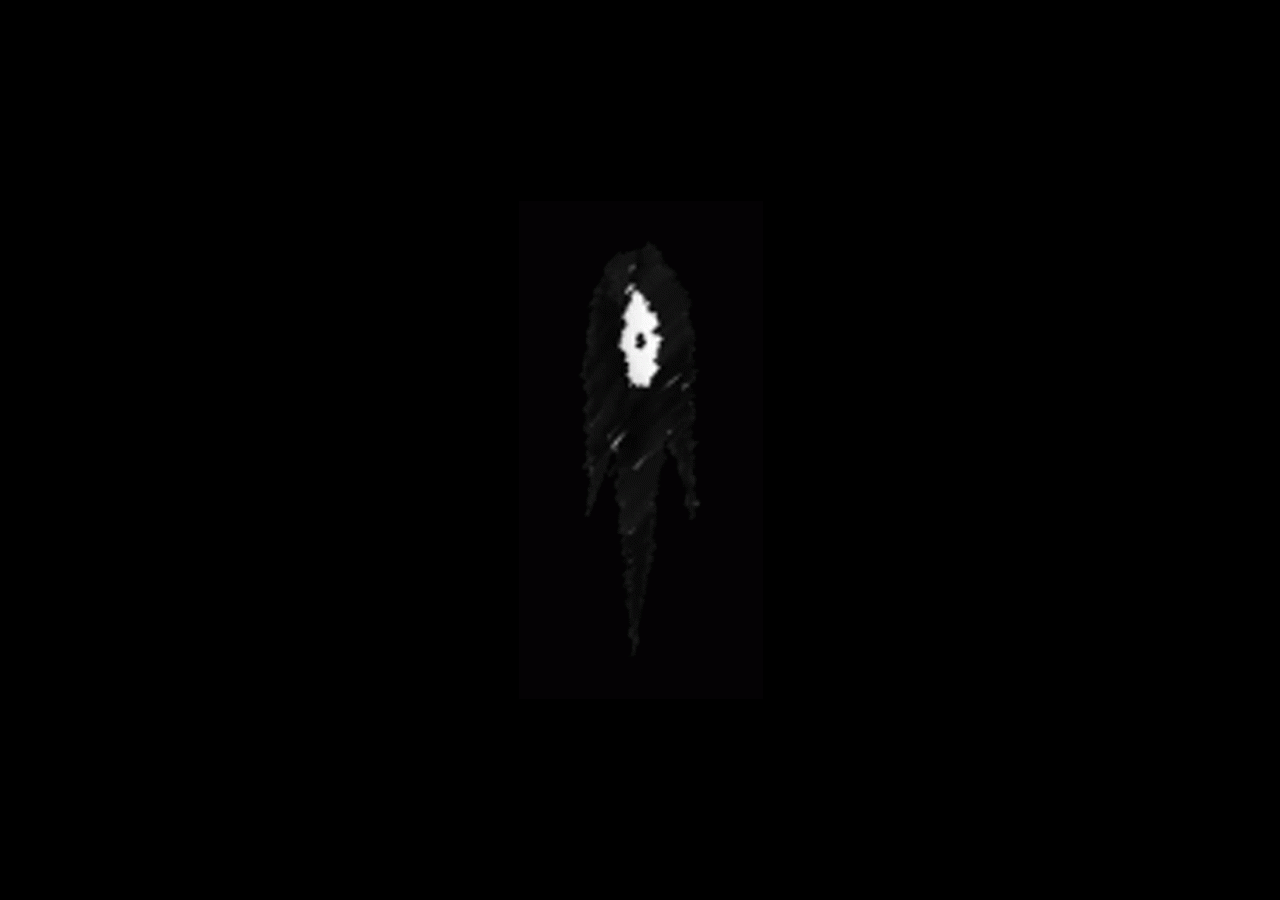
<file: Ghost.html>
<!DOCTYPE html>
<html lang="ko">
<head>
    <meta charset="UTF-8">
    <meta http-equiv="X-UA-Compatible" content="IE=edge">
    <meta name="viewport" content="width=device-width, initial-scale=1.0">
    <title>Document</title>
    <style>
   
   
        * {
        margin: 0;
        padding: 0;
      }
      li {
        list-style: none;
      }
      .kind_wrap {
        border: 1px solid rgb(0, 0, 0);
        width: 100%;
        max-width: auto;

        margin: 0 auto;
        position: relative;
      }
      .kind_wrap > .kind_slider {
        overflow: hidden;
      }
      .kind_wrap > .kind_slider .slider {
        position: relative;
        transition: 0.5s;
      }
      .kind_wrap > .kind_slider .slider li {
        float: left;
      }
      .kind_wrap > .kind_slider img {
        vertical-align: top;
      }
      .kind_wrap .arrow > a.prev {
        position: absolute;
        left: -50px;
        top: 100px;
      }
      .kind_wrap .arrow > a.next {
        position: absolute;
        right: -50px;
        top: 100px;
      }
     </style>
</head>
<body bgcolor="black">
    <div style="width:100vw; height: 100vh; display: flex; align-items: center;">
        <div style="border: 1px solid rgb(0, 0, 0); line-height: 200px; text-align:center;  margin: 0 auto;"> 
<div style="text-align: center;">
  <div class="kind_wrap">
    <div class="kind_slider">
    <div style="display: flex; justify-content:center;">
        <a href="movement.html"><img src="OMORI_files/ghost.gif" alt=""></a>
    </div>
</div>
</div>
</div>
</div>
    </body>
</html>
</file>
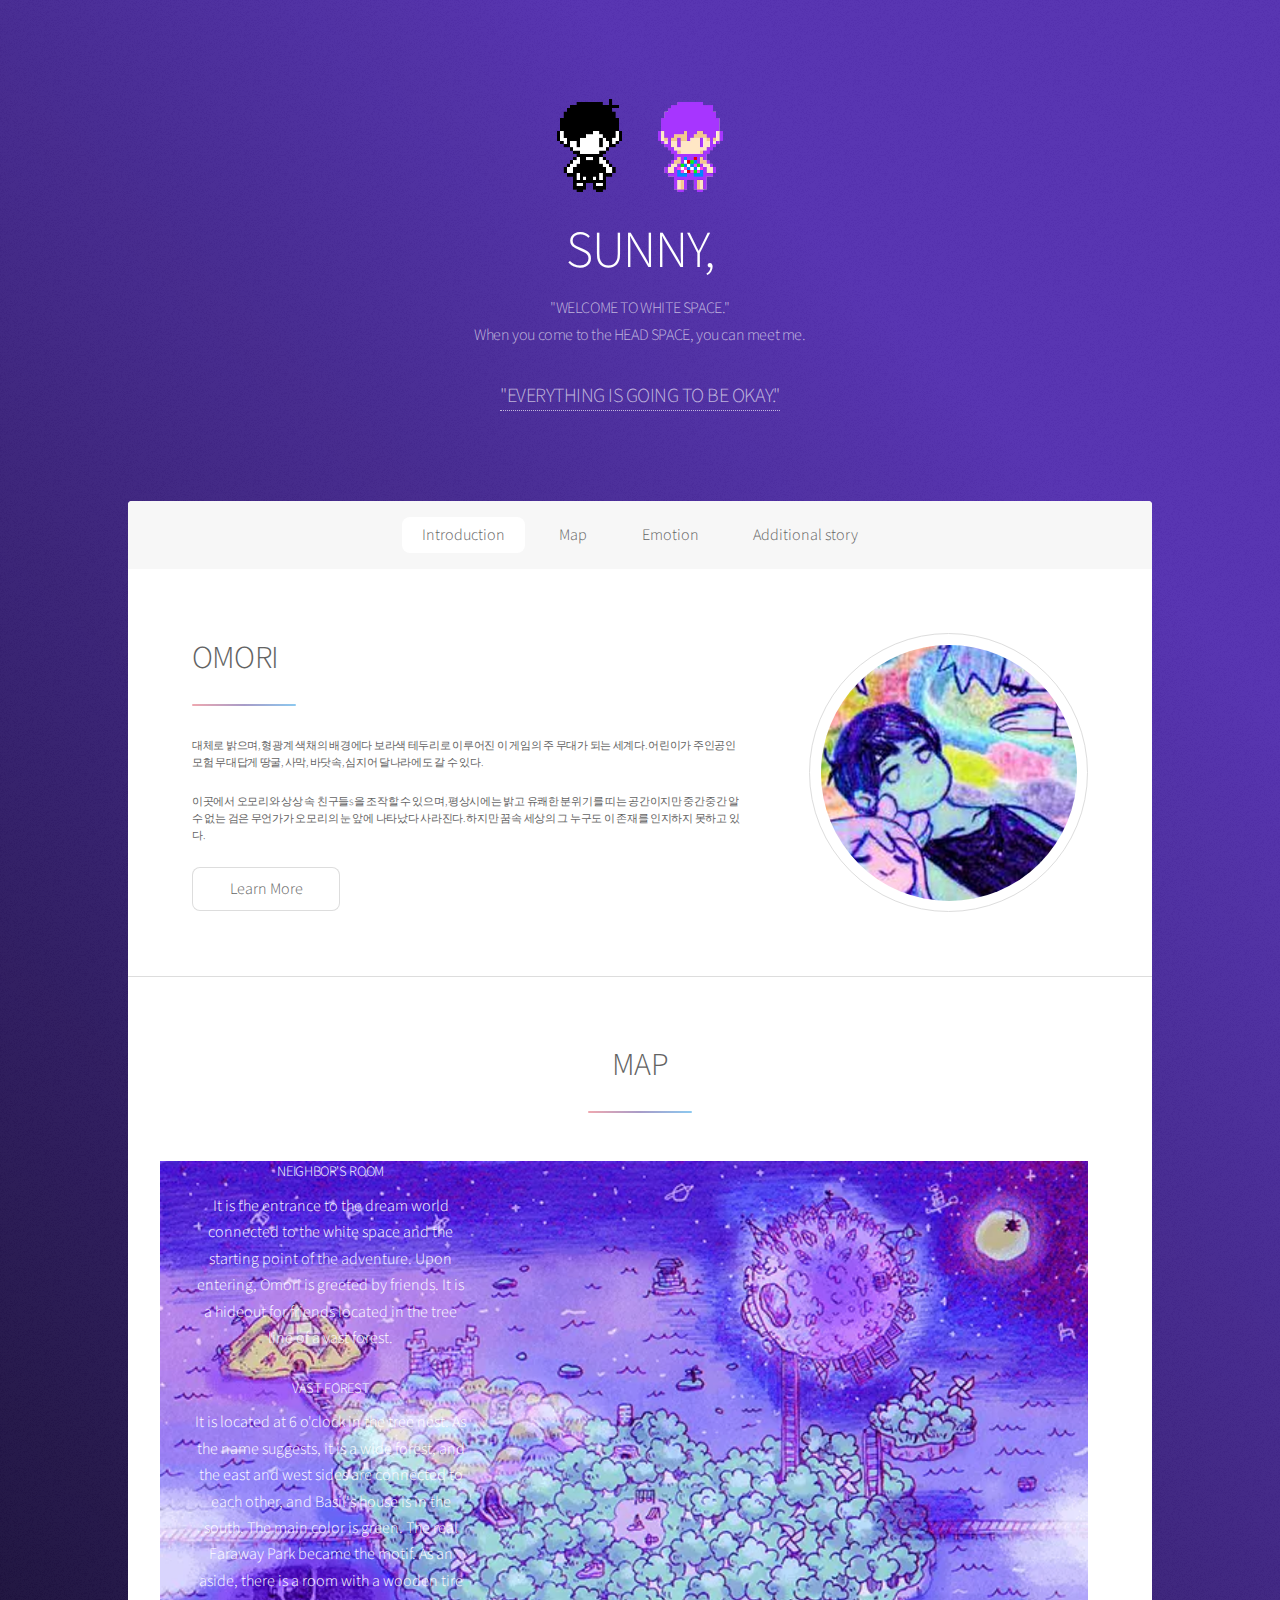
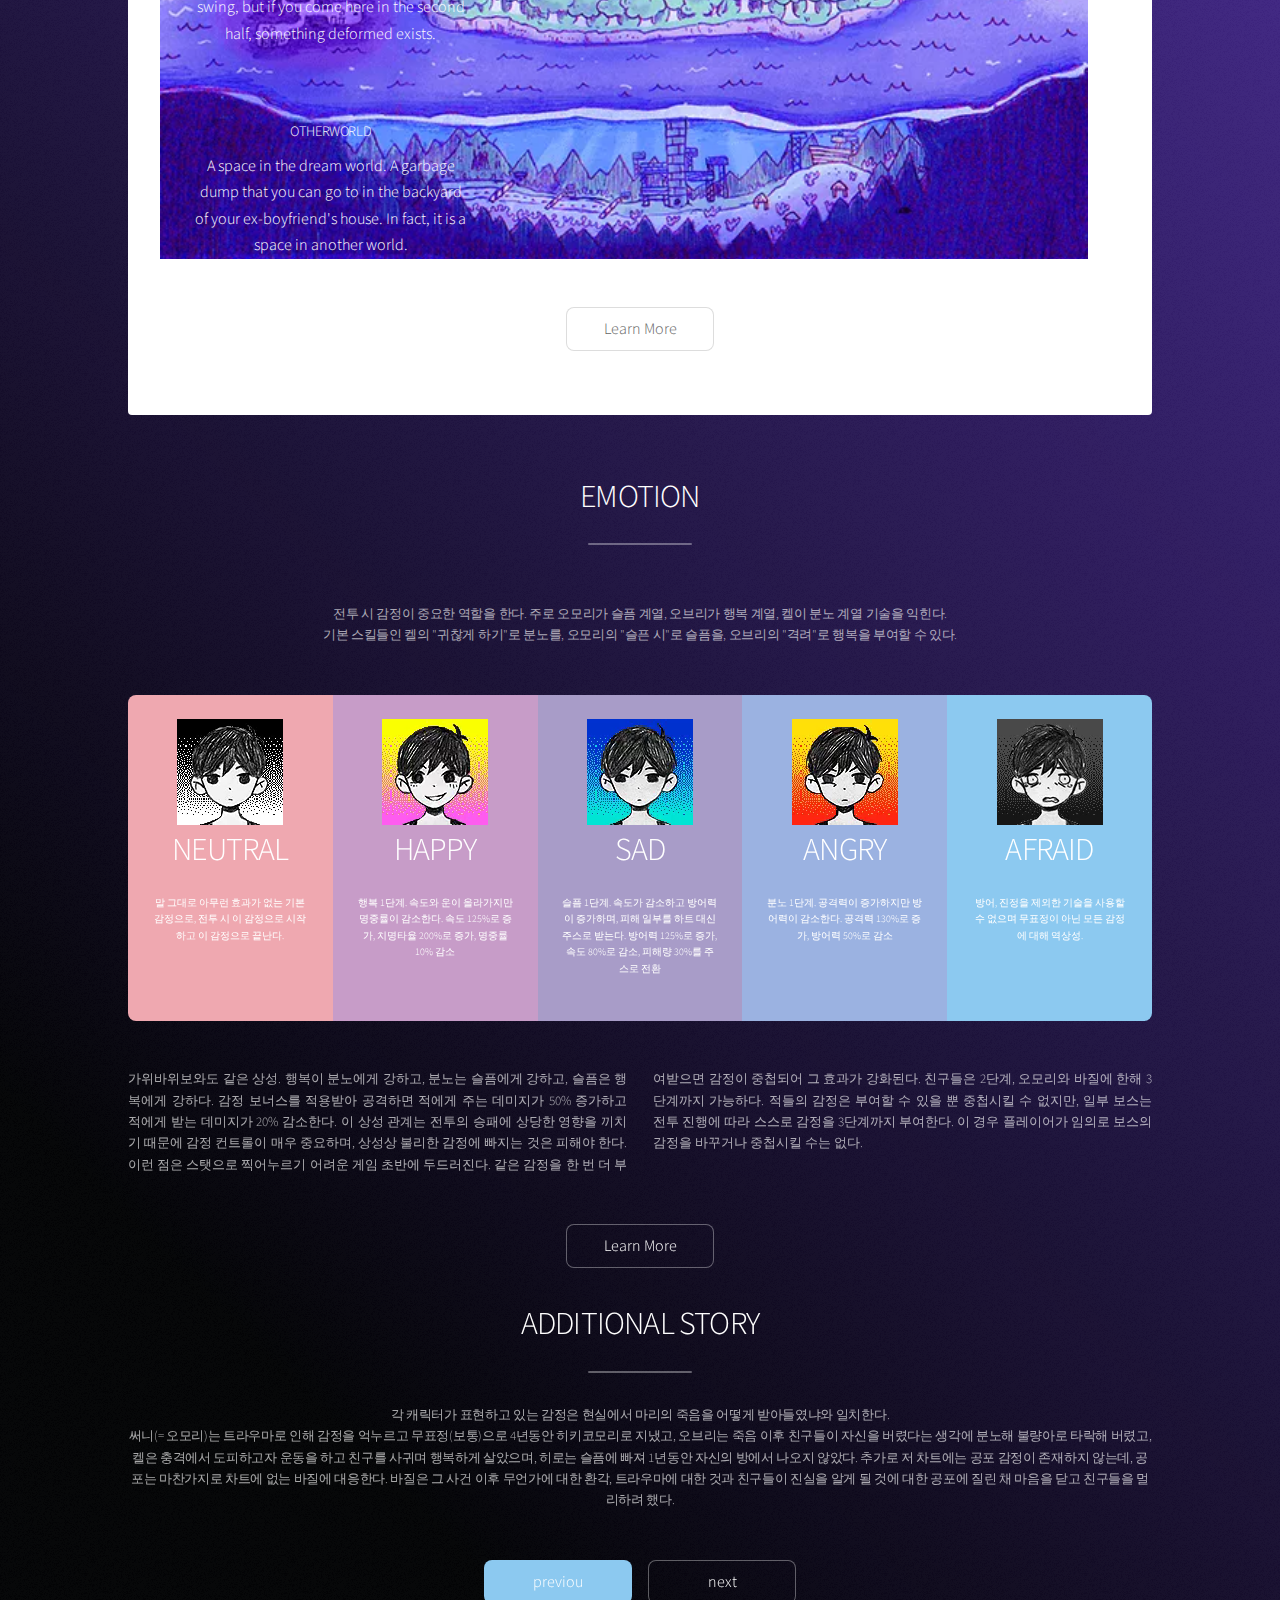
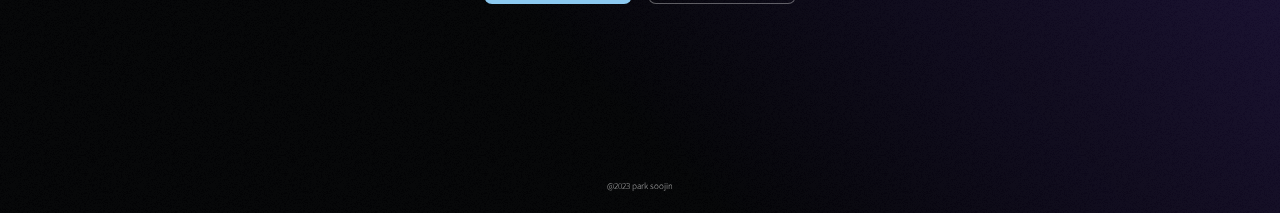
<file: headspace.html>
<!DOCTYPE HTML>
<html>
	<head>

		<meta charset="utf-8" />
		<meta name="viewport" content="width=device-width, initial-scale=1, user-scalable=no" />
		<link rel="stylesheet" href="assets/css/main.css" />
		<noscript><link rel="stylesheet" href="assets/css/noscript.css" /></noscript>
	</head>
	<body class="is-preload">

		
			<div id="wrapper">

				
					<header id="header" class="alt">
						<span class="logo"><img src="images/maxresdefault.png" alt="" /></span>
						<h1>SUNNY,</h1>
						<p style="font-size: medium;">"WELCOME TO WHITE SPACE."<br />
							When you come to the HEAD SPACE, you can meet me. <p><a href="https://store.steampowered.com/app/1150690/OMORI/?l" target="_blank">"EVERYTHING IS GOING TO BE OKAY."</a></p></p>
					</header>

				
					<nav id="nav">
						<ul>
							<li><a href="#intro" class="active">Introduction</a></li>
							<li><a href="#first">Map</a></li>
							<li><a href="#second">Emotion</a></li>
							<li><a href="#cta">Additional story</a></li>
						</ul>
					</nav>

				
					<div id="main">

						
							<section id="intro" class="main">
								<div class="spotlight">
									<div class="content">
										<header class="major">
											<h2>OMORI</h2>
										</header>
										<h6><p>대체로 밝으며, 형광계 색채의 배경에다 보라색 테두리로 이루어진 이 게임의 주 무대가 되는 세계다. 어린이가 주인공인 모험 무대답게 땅굴, 사막, 바닷속, 심지어 달나라에도 갈 수 있다. <p></p>이곳에서 오모리와 상상 속 친구들s을 조작할 수 있으며, 평상시에는 밝고 유쾌한 분위기를 띠는 공간이지만 중간중간 알 수 없는 검은 무언가가 오모리의 눈 앞에 나타났다 사라진다. 하지만 꿈속 세상의 그 누구도 이 존재를 인지하지 못하고 있다.</p></h6>

										<ul class="actions">
											<li><a href="https://namu.wiki/w/OMORI" class="button" target="_blank">Learn More</a></li>
										</ul>
									</div>
									<span class="image"><img src="images/pic01.jpg" alt="" /></span>
								</div>
							</section>

						
							<section id="first" class="main special">
								<header class="major">
									<h2>MAP</h2>
								</header>
								<ul class="features">
										<div class="bg_img">
									<li>
										
										<h5 style="color: white;">NEIGHBOR'S ROOM</h5>
										<p style="color: white;">It is the entrance to the dream world connected to the white space and the starting point of the adventure. Upon entering, Omori is greeted by friends. It is a hideout for friends located in the tree line of a vast forest.</p>
									</li> <br>
									<li>
										
										<h5 style="color: white;">VAST FOREST</h5>
										<p style="color: white;">It is located at 6 o'clock in the tree nest. As the name suggests, it is a wide forest, and the east and west sides are connected to each other, and Basil's house is in the south. The main color is green. The real Faraway Park became the motif. As an aside, there is a room with a wooden tire swing, but if you come here in the second half, something deformed exists.</p>
									</li> <br>
									<li>
										
										<h5 style="color: white;">OTHERWORLD</h5>
										<p style="color: white;">A space in the dream world. A garbage dump that you can go to in the backyard of your ex-boyfriend's house. In fact, it is a space in another world.</p>
									</li>
								</ul>
								<footer class="major">
									<ul class="actions special">
										<li><a href="https://namu.wiki/w/OMORI/%EB%B0%B0%EA%B2%BD/%EA%BF%88%EC%86%8D%20%EC%84%B8%EC%83%81" class="button" target="_blank">Learn More</a></li>
									</div>
									</ul>
								</footer>
							</section>

					
							<section id="second" class="main special">
								<header class="major">
									<br><p style="font-size: medium;"><h2>EMOTION</h2><br />
										<p style="font-size: small;">전투 시 감정이 중요한 역할을 한다. 주로 오모리가 슬픔 계열, 오브리가 행복 계열, 켈이 분노 계열 기술을 익힌다. <br>기본 스킬들인 켈의 "귀찮게 하기"로 분노를, 오모리의 "슬픈 시"로 슬픔을, 오브리의 "격려"로 행복을 부여할 수 있다.</p>
								</header>
								<ul class="statistics">
									
									<li class="style1">
			
										<video src="./images/neutral.mp4" loop autoplay muted></video>
										<strong>NEUTRAL</strong><br>  <p style="font-size: x-small;">말 그대로 아무런 효과가 없는 기본 감정으로,
										전투 시 이 감정으로 시작하고 이 감정으로 끝난다.</p>
									</li>
									
									
									<li class="style2">
									
										<video src="./images/happy.mp4" loop autoplay muted></video>
										<strong>HAPPY</strong> <br> <p style="font-size: x-small;">행복 1단계. 속도와 운이 올라가지만 명중률이 감소한다.
										속도 125%로 증가, 치명타율 200%로 증가, 명중률 10% 감소</p>
									</li>
									
									<li class="style3">

									<video src="./images/sad.mp4" loop autoplay muted></video>			
									<strong>SAD</strong><br>  <p style="font-size: x-small;">슬픔 1단계. 속도가 감소하고 방어력이 증가하며, 피해 일부를 하트 대신 주스로 받는다.
									방어력 125%로 증가, 속도 80%로 감소, 피해량 30%를 주스로 전환</p>
									</li>

									<li class="style4">
									
										<video src="./images/angry.mp4" loop autoplay muted></video>
										<strong>ANGRY</strong> <br> <p style="font-size: x-small;"> 분노 1단계. 공격력이 증가하지만 방어력이 감소한다.
										공격력 130%로 증가, 방어력 50%로 감소</p>
									</li>
									<li class="style5">
										
										
										<video src="./images/fear.mp4" loop autoplay muted></video>
										<strong>AFRAID</strong> <br> <p style="font-size: x-small;">방어, 진정을 제외한 기술을 사용할 수 없으며
										무표정이 아닌 모든 감정에 대해 역상성. </p>
									</li>
								</ul>
								<p class="content" style="font-size: small;">가위바위보와도 같은 상성. 행복이 분노에게 강하고, 분노는 슬픔에게 강하고, 슬픔은 행복에게 강하다. 감정 보너스를 적용받아 공격하면 적에게 주는 데미지가 50% 증가하고 적에게 받는 데미지가 20% 감소한다. 이 상성 관계는 전투의 승패에 상당한 영향을 끼치기 때문에 감정 컨트롤이 매우 중요하며, 상성상 불리한 감정에 빠지는 것은 피해야 한다. 이런 점은 스탯으로 찍어누르기 어려운 게임 초반에 두드러진다. 같은 감정을 한 번 더 부여받으면 감정이 중첩되어 그 효과가 강화된다. 친구들은 2단계, 오모리와 바질에 한해 3단계까지 가능하다. 적들의 감정은 부여할 수 있을 뿐 중첩시킬 수 없지만, 일부 보스는 전투 진행에 따라 스스로 감정을 3단계까지 부여한다. 이 경우 플레이어가 임의로 보스의 감정을 바꾸거나 중첩시킬 수는 없다.</p>
								<footer class="major">
									<ul class="actions special">
										<li><a href="https://namu.wiki/w/OMORI#s-7.2" class="button" target="_blank">Learn More</a></li>
									</ul>
								</footer>
							</section>

						
							<section id="cta" class="main special">
								<header class="major">
									<h2>ADDITIONAL STORY</h2>
									<p style="font-size: small;">각 캐릭터가 표현하고 있는 감정은 현실에서 마리의 죽음을 어떻게 받아들였냐와 일치한다.<br />
									써니(= 오모리)는 트라우마로 인해 감정을 억누르고 무표정(보통)으로 4년동안 히키코모리로 지냈고, 오브리는 죽음 이후 친구들이 자신을 버렸다는 생각에 분노해 불량아로 타락해 버렸고, 켈은 충격에서 도피하고자 운동을 하고 친구를 사귀며 행복하게 살았으며, 히로는 슬픔에 빠져 1년동안 자신의 방에서 나오지 않았다. 추가로 저 차트에는 공포 감정이 존재하지 않는데, 공포는 마찬가지로 차트에 없는 바질에 대응한다. 바질은 그 사건 이후 무언가에 대한 환각, 트라우마에 대한 것과 친구들이 진실을 알게 될 것에 대한 공포에 질린 채 마음을 닫고 친구들을 멀리하려 했다.</p>
								</header>
								<footer class="major">
									<ul class="actions special">
										<li><a href="../index.html" class="button primary">previou</a></li>
										<li><a href="faraway.html" class="button">next</a></li>
									</ul>
								</footer>
							</section>

					</div>

				
					<footer id="footer">
				

					</footer>

			</div>

		
			<script src="assets/js/jquery.min.js"></script>
			<script src="assets/js/jquery.scrollex.min.js"></script>
			<script src="assets/js/jquery.scrolly.min.js"></script>
			<script src="assets/js/browser.min.js"></script>
			<script src="assets/js/breakpoints.min.js"></script>
			<script src="assets/js/util.js"></script>
			<script src="assets/js/main.js"></script>
			<p style="font-size: xx-small; text-align: center;">@2023 park soojin</p>
	</body>
</html>
</file>
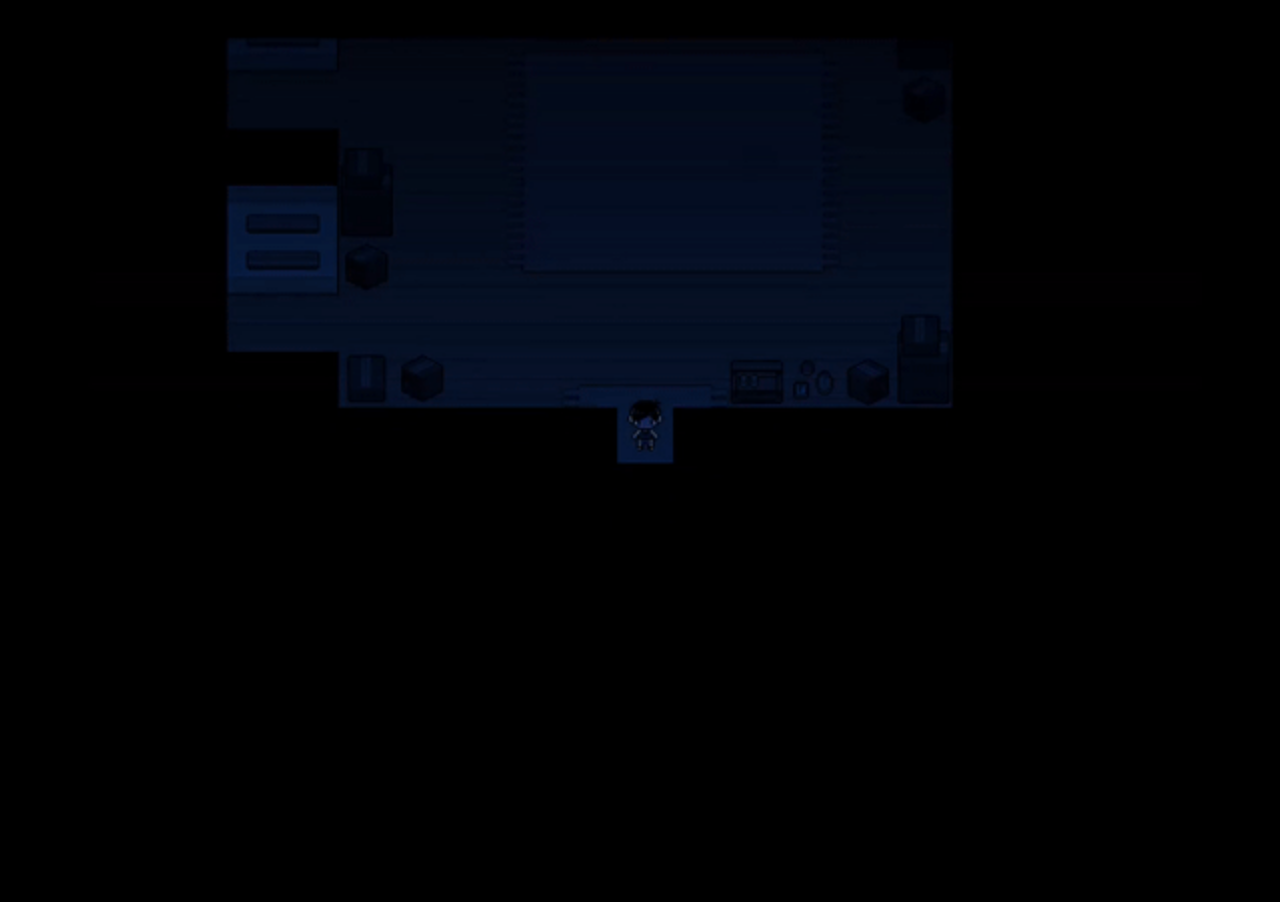
<file: mari.html>
<!DOCTYPE html>
<html lang="ko">
  <head>
    <meta charset="UTF-8" />
    <meta http-equiv="X-UA-Compatible" content="IE=edge" />
    <meta name="viewport" content="width=device-width, initial-scale=1.0" />
    <title>Document</title>
    <style>
   
   .img_area{height:900px; width:auto;}
   .img_area img{vertical-align:middle;}
   * {
        margin: 0;
        padding: 0;
      }
      li {
        list-style: none;
      }
      .kind_wrap {
        border: 1px solid rgb(0, 0, 0);
        width: 100%;
        max-width: auto;
        margin: 0 auto;
        position: relative;
      }
      .kind_wrap > .kind_slider {
        overflow: hidden;
      }
      .kind_wrap > .kind_slider .slider {
        position: relative;
        transition: 0.5s;
      }
      .kind_wrap > .kind_slider .slider li {
        float: left;
      }
      .kind_wrap > .kind_slider img {
        vertical-align: top;
      }
      .kind_wrap .arrow > a.prev {
        position: absolute;
        left: -50px;
        top: 100px;
      }
      .kind_wrap .arrow > a.next {
        position: absolute;
        right: -50px;
        top: 100px;
      }
</style>
    
  </head>
  <body bgcolor="black">
    <div style="width:100vw; height: 100vh; display: flex; align-items: center;">
      <div style="border: 1px solid rgb(0, 0, 0); line-height: 200px; text-align:center;  margin: 0 auto;"> 
<div style="text-align: center;">
<div class="kind_wrap">
  <div class="kind_slider">
    <a href="movement.html"><div class="img_area" style="display: flex; justify-content:center;">
        <img src="./OMORI_2/images/mari.gif" alt="">
     </div></a>
       </div>
  </div>
</div>
</div>
  </body>
</html>
</file>
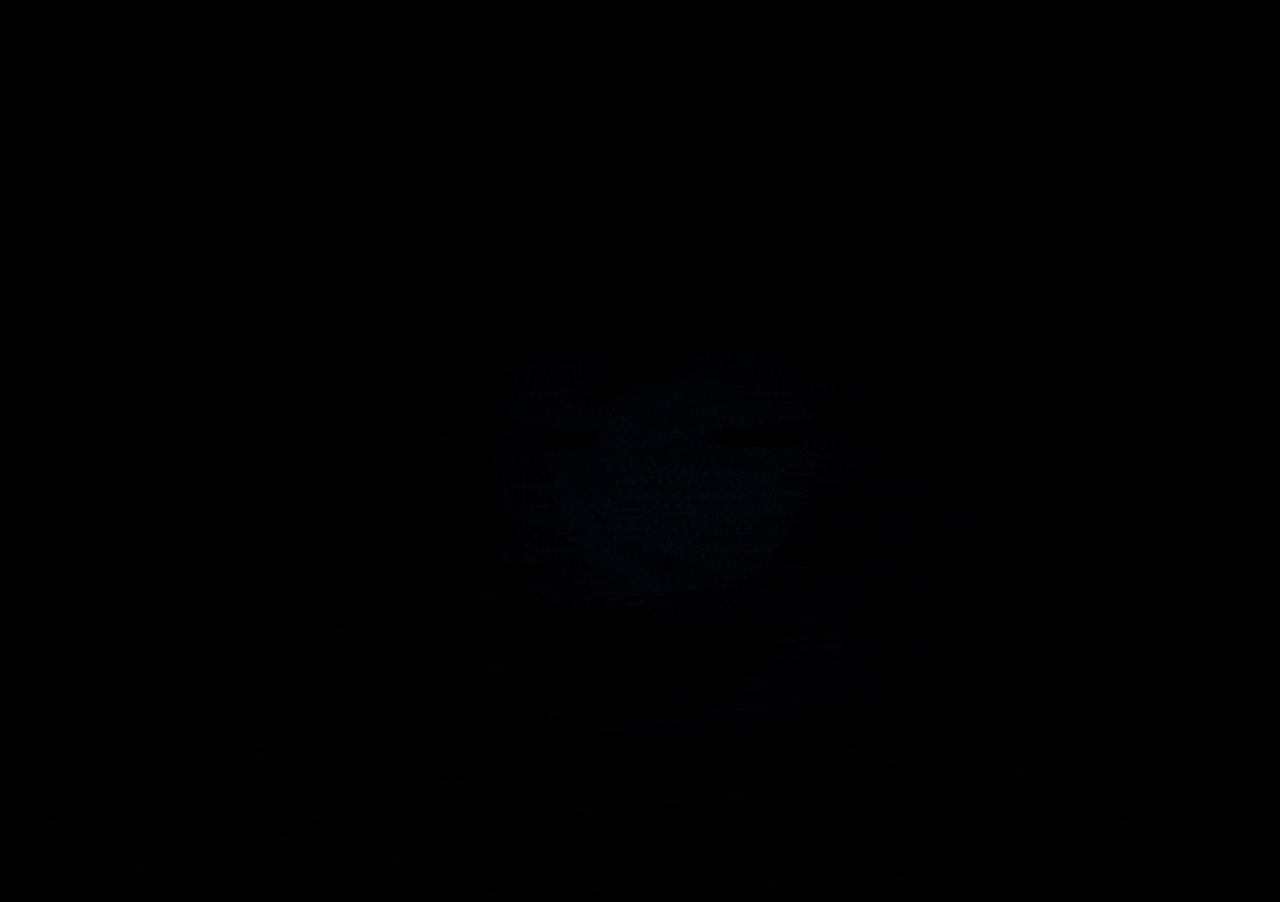
<file: sleep.html>
<!DOCTYPE html>
<html lang="ko">
  <head>
    <meta charset="UTF-8" />
    <meta http-equiv="X-UA-Compatible" content="IE=edge" />
    <meta name="viewport" content="width=device-width, initial-scale=1.0" />
    <title>Document</title>
    <style>
   
   .img_area{height:900px; width:auto;}
   .img_area img{vertical-align:middle;}
   * {
        margin: 0;
        padding: 0;
      }
      li {
        list-style: none;
      }
      .kind_wrap {
        border: 1px solid rgb(0, 0, 0);
        width: 100%;
        max-width: auto;
        margin: 0 auto;
        position: relative;
      }
      .kind_wrap > .kind_slider {
        overflow: hidden;
      }
      .kind_wrap > .kind_slider .slider {
        position: relative;
        transition: 0.5s;
      }
      .kind_wrap > .kind_slider .slider li {
        float: left;
      }
      .kind_wrap > .kind_slider img {
        vertical-align: top;
      }
      .kind_wrap .arrow > a.prev {
        position: absolute;
        left: -50px;
        top: 100px;
      }
      .kind_wrap .arrow > a.next {
        position: absolute;
        right: -50px;
        top: 100px;
      }
</style>
    
  </head>
  <body bgcolor="black">
    <div style="width:100vw; height: 100vh; display: flex; align-items: center;">
      <div style="border: 1px solid rgb(0, 0, 0); line-height: 200px; text-align:center;  margin: 0 auto;"> 
<div style="text-align: center;">
<div class="kind_wrap">
  <div class="kind_slider">
    <a href="movement.html"><div class="img_area" style="display: flex; justify-content:center;">
        <img src="./OMORI_files/sunny.gif" alt="" >
     </div></a>
    </div>
  </div>
</div>
</div>
  </body>
</html>
</file>
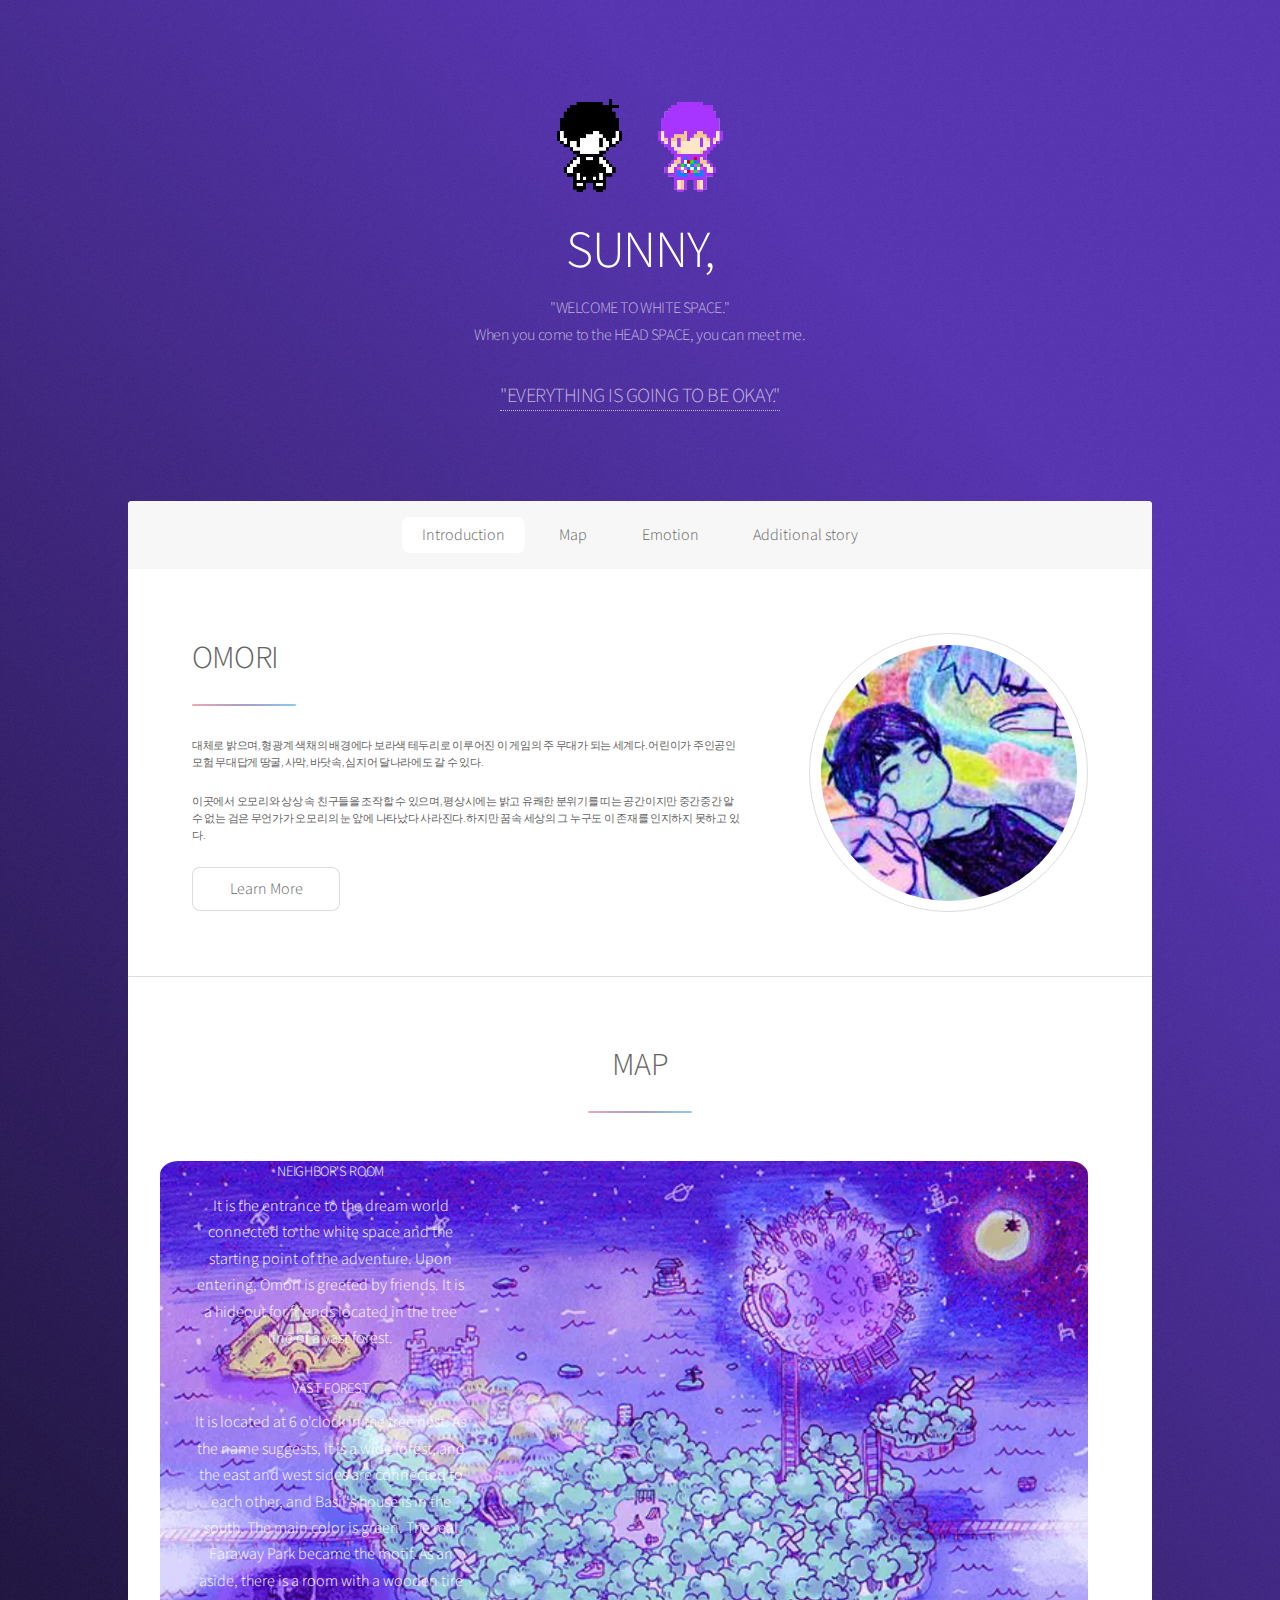
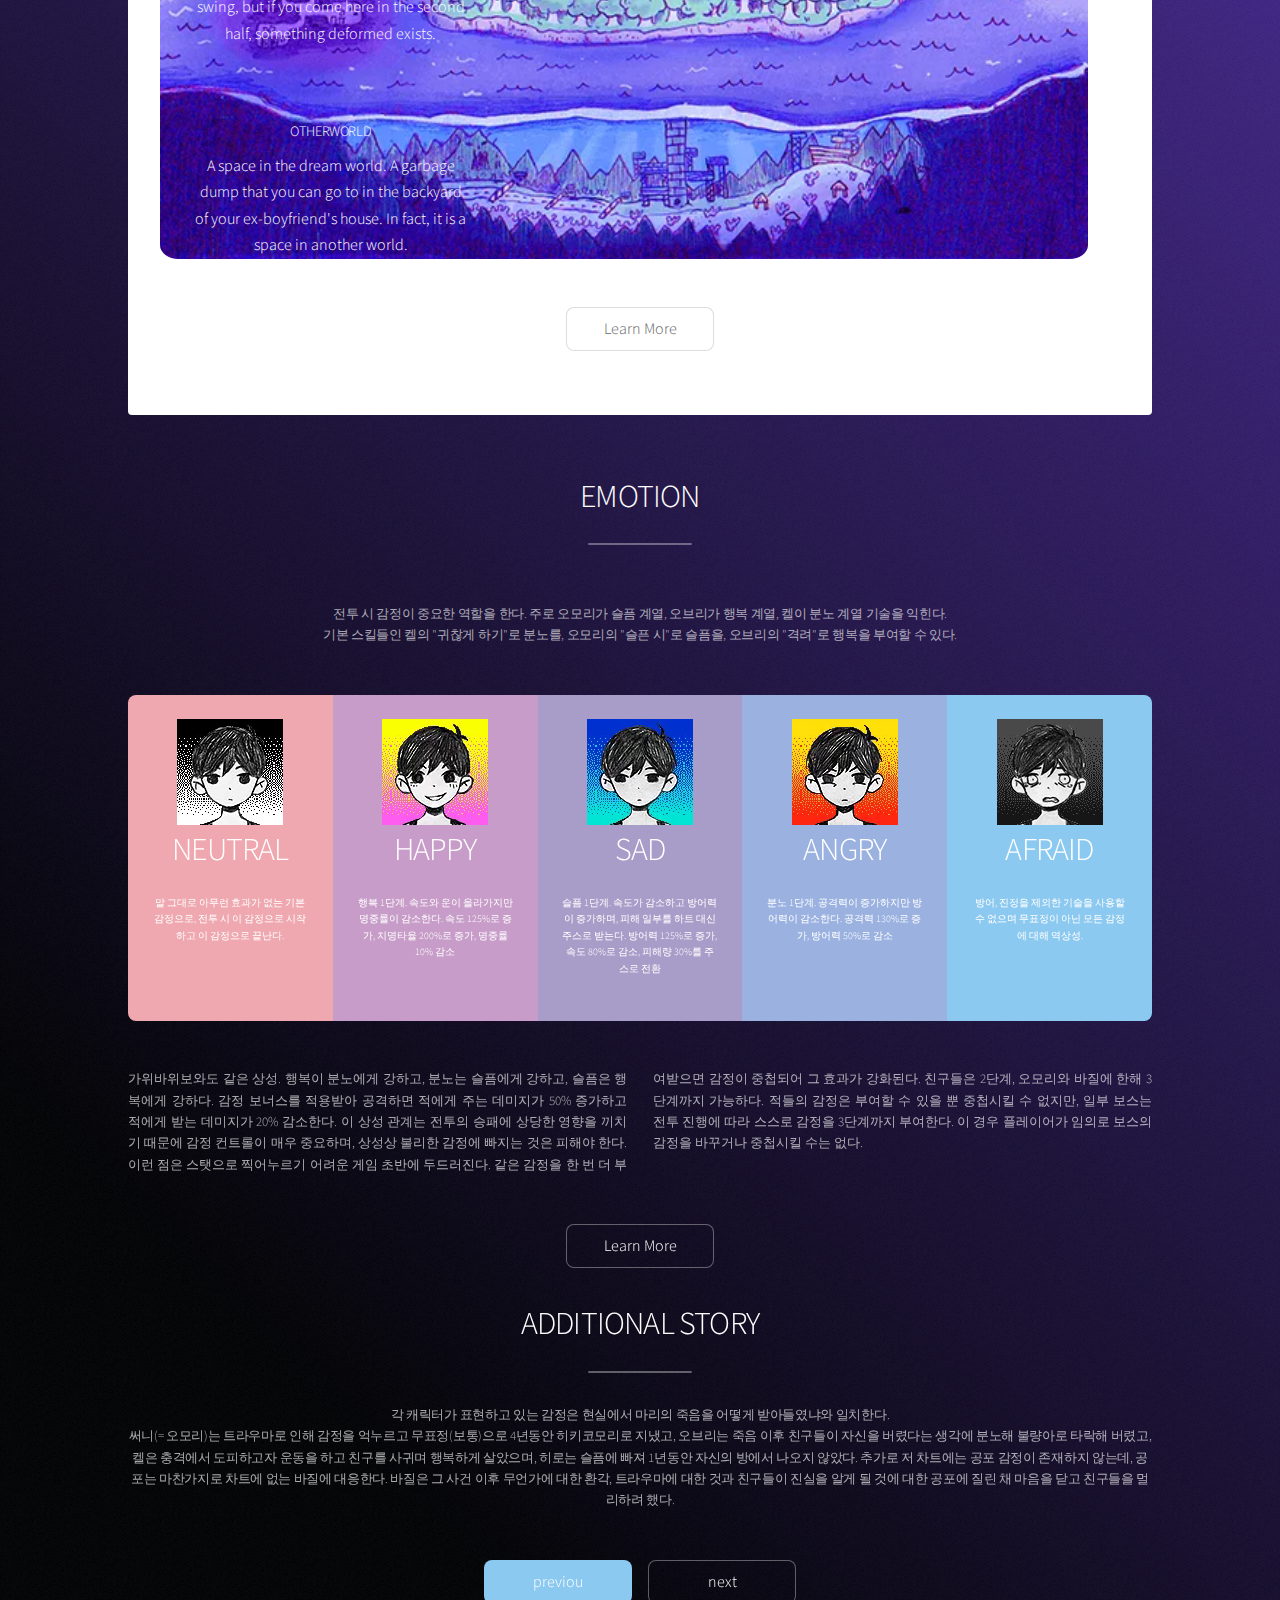
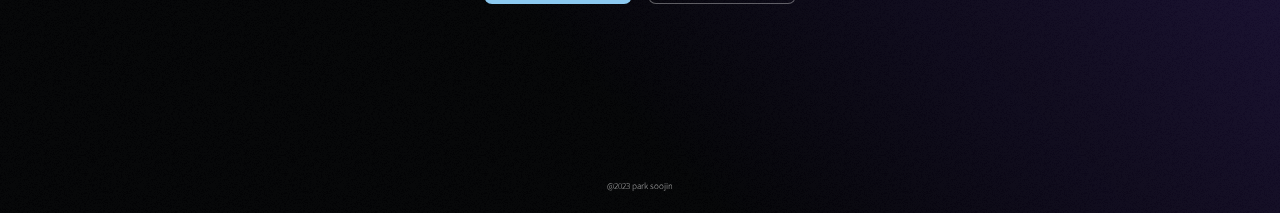
<file: OMORI_2/headspace.html>
<!DOCTYPE HTML>
<html>
	<head>

		<meta charset="utf-8" />
		<meta name="viewport" content="width=device-width, initial-scale=1, user-scalable=no" />
		<link rel="stylesheet" href="assets/css/main.css" />
		<noscript><link rel="stylesheet" href="assets/css/noscript.css" /></noscript>
	</head>
	<body class="is-preload">

		
			<div id="wrapper">

				
					<header id="header" class="alt">
						<span class="logo"><img src="images/maxresdefault.png" alt="" /></span>
						<h1>SUNNY,</h1>
						<p style="font-size: medium;">"WELCOME TO WHITE SPACE."<br />
							When you come to the HEAD SPACE, you can meet me. <p><a href="https://store.steampowered.com/app/1150690/OMORI/?l" target="_blank">"EVERYTHING IS GOING TO BE OKAY."</a></p></p>
					</header>

				
					<nav id="nav">
						<ul>
							<li><a href="#intro" class="active">Introduction</a></li>
							<li><a href="#first">Map</a></li>
							<li><a href="#second">Emotion</a></li>
							<li><a href="#cta">Additional story</a></li>
						</ul>
					</nav>

				
					<div id="main">

						
							<section id="intro" class="main">
								<div class="spotlight">
									<div class="content">
										<header class="major">
											<h2>OMORI</h2>
										</header>
										<h6><p>대체로 밝으며, 형광계 색채의 배경에다 보라색 테두리로 이루어진 이 게임의 주 무대가 되는 세계다. 어린이가 주인공인 모험 무대답게 땅굴, 사막, 바닷속, 심지어 달나라에도 갈 수 있다. <p></p>이곳에서 오모리와 상상 속 친구들을 조작할 수 있으며, 평상시에는 밝고 유쾌한 분위기를 띠는 공간이지만 중간중간 알 수 없는 검은 무언가가 오모리의 눈 앞에 나타났다 사라진다. 하지만 꿈속 세상의 그 누구도 이 존재를 인지하지 못하고 있다.</p></h6>

										<ul class="actions">
											<li><a href="https://namu.wiki/w/OMORI" class="button" target="_blank">Learn More</a></li>
										</ul>
									</div>
									<span class="image"><img src="images/pic01.jpg" alt="" /></span>
								</div>
							</section>

						
							<section id="first" class="main special">
								<header class="major">
									<h2>MAP</h2>
								</header>
								<ul class="features">
										<div class="bg_img">
									<li>
										
										<h5 style="color: white;">NEIGHBOR'S ROOM</h5>
										<p style="color: white;">It is the entrance to the dream world connected to the white space and the starting point of the adventure. Upon entering, Omori is greeted by friends. It is a hideout for friends located in the tree line of a vast forest.</p>
									</li> <br>
									<li>
										
										<h5 style="color: white;">VAST FOREST</h5>
										<p style="color: white;">It is located at 6 o'clock in the tree nest. As the name suggests, it is a wide forest, and the east and west sides are connected to each other, and Basil's house is in the south. The main color is green. The real Faraway Park became the motif. As an aside, there is a room with a wooden tire swing, but if you come here in the second half, something deformed exists.</p>
									</li> <br>
									<li>
										
										<h5 style="color: white;">OTHERWORLD</h5>
										<p style="color: white;">A space in the dream world. A garbage dump that you can go to in the backyard of your ex-boyfriend's house. In fact, it is a space in another world.</p>
									</li>
								</ul>
								<footer class="major">
									<ul class="actions special">
										<li><a href="https://namu.wiki/w/OMORI/%EB%B0%B0%EA%B2%BD/%EA%BF%88%EC%86%8D%20%EC%84%B8%EC%83%81" class="button" target="_blank">Learn More</a></li>
									</div>
									</ul>
								</footer>
							</section>

					
							<section id="second" class="main special">
								<header class="major">
									<br><p style="font-size: medium;"><h2>EMOTION</h2><br />
										<p style="font-size: small;">전투 시 감정이 중요한 역할을 한다. 주로 오모리가 슬픔 계열, 오브리가 행복 계열, 켈이 분노 계열 기술을 익힌다. <br>기본 스킬들인 켈의 "귀찮게 하기"로 분노를, 오모리의 "슬픈 시"로 슬픔을, 오브리의 "격려"로 행복을 부여할 수 있다.</p>
								</header>
								<ul class="statistics">
									
									<li class="style1">
			
										<video src="./images/neutral.mp4" loop autoplay muted></video>
										<strong>NEUTRAL</strong><br>  <p style="font-size: x-small;">말 그대로 아무런 효과가 없는 기본 감정으로,
										전투 시 이 감정으로 시작하고 이 감정으로 끝난다.</p>
									</li>
									
									
									<li class="style2">
									
										<video src="./images/happy.mp4" loop autoplay muted></video>
										<strong>HAPPY</strong> <br> <p style="font-size: x-small;">행복 1단계. 속도와 운이 올라가지만 명중률이 감소한다.
										속도 125%로 증가, 치명타율 200%로 증가, 명중률 10% 감소</p>
									</li>
									
									<li class="style3">

									<video src="./images/sad.mp4" loop autoplay muted></video>			
									<strong>SAD</strong><br>  <p style="font-size: x-small;">슬픔 1단계. 속도가 감소하고 방어력이 증가하며, 피해 일부를 하트 대신 주스로 받는다.
									방어력 125%로 증가, 속도 80%로 감소, 피해량 30%를 주스로 전환</p>
									</li>

									<li class="style4">
									
										<video src="./images/angry.mp4" loop autoplay muted></video>
										<strong>ANGRY</strong> <br> <p style="font-size: x-small;"> 분노 1단계. 공격력이 증가하지만 방어력이 감소한다.
										공격력 130%로 증가, 방어력 50%로 감소</p>
									</li>
									<li class="style5">
										
										
										<video src="./images/fear.mp4" loop autoplay muted></video>
										<strong>AFRAID</strong> <br> <p style="font-size: x-small;">방어, 진정을 제외한 기술을 사용할 수 없으며
										무표정이 아닌 모든 감정에 대해 역상성. </p>
									</li>
								</ul>
								<p class="content" style="font-size: small;">가위바위보와도 같은 상성. 행복이 분노에게 강하고, 분노는 슬픔에게 강하고, 슬픔은 행복에게 강하다. 감정 보너스를 적용받아 공격하면 적에게 주는 데미지가 50% 증가하고 적에게 받는 데미지가 20% 감소한다. 이 상성 관계는 전투의 승패에 상당한 영향을 끼치기 때문에 감정 컨트롤이 매우 중요하며, 상성상 불리한 감정에 빠지는 것은 피해야 한다. 이런 점은 스탯으로 찍어누르기 어려운 게임 초반에 두드러진다. 같은 감정을 한 번 더 부여받으면 감정이 중첩되어 그 효과가 강화된다. 친구들은 2단계, 오모리와 바질에 한해 3단계까지 가능하다. 적들의 감정은 부여할 수 있을 뿐 중첩시킬 수 없지만, 일부 보스는 전투 진행에 따라 스스로 감정을 3단계까지 부여한다. 이 경우 플레이어가 임의로 보스의 감정을 바꾸거나 중첩시킬 수는 없다.</p>
								<footer class="major">
									<ul class="actions special">
										<li><a href="https://namu.wiki/w/OMORI#s-7.2" class="button" target="_blank">Learn More</a></li>
									</ul>
								</footer>
							</section>

						
							<section id="cta" class="main special">
								<header class="major">
									<h2>ADDITIONAL STORY</h2>
									<p style="font-size: small;">각 캐릭터가 표현하고 있는 감정은 현실에서 마리의 죽음을 어떻게 받아들였냐와 일치한다.<br />
									써니(= 오모리)는 트라우마로 인해 감정을 억누르고 무표정(보통)으로 4년동안 히키코모리로 지냈고, 오브리는 죽음 이후 친구들이 자신을 버렸다는 생각에 분노해 불량아로 타락해 버렸고, 켈은 충격에서 도피하고자 운동을 하고 친구를 사귀며 행복하게 살았으며, 히로는 슬픔에 빠져 1년동안 자신의 방에서 나오지 않았다. 추가로 저 차트에는 공포 감정이 존재하지 않는데, 공포는 마찬가지로 차트에 없는 바질에 대응한다. 바질은 그 사건 이후 무언가에 대한 환각, 트라우마에 대한 것과 친구들이 진실을 알게 될 것에 대한 공포에 질린 채 마음을 닫고 친구들을 멀리하려 했다.</p>
								</header>
								<footer class="major">
									<ul class="actions special">
										<li><a href="../index.html" class="button primary">previou</a></li>
										<li><a href="faraway.html" class="button">next</a></li>
									</ul>
								</footer>
							</section>

					</div>

				
					<footer id="footer">
				

					</footer>

			</div>

		
			<script src="assets/js/jquery.min.js"></script>
			<script src="assets/js/jquery.scrollex.min.js"></script>
			<script src="assets/js/jquery.scrolly.min.js"></script>
			<script src="assets/js/browser.min.js"></script>
			<script src="assets/js/breakpoints.min.js"></script>
			<script src="assets/js/util.js"></script>
			<script src="assets/js/main.js"></script>
			<p style="font-size: xx-small; text-align: center;">@2023 park soojin</p>
	</body>
</html>
</file>
<file: assets/css/noscript.css>
/*
	Stellar by HTML5 UP
	html5up.net | @ajlkn
	Free for personal and commercial use under the CCA 3.0 license (html5up.net/license)
*/

/* Header */

	body.is-preload #header.alt > * {
		opacity: 1;
	}

	body.is-preload #header.alt .logo {
		-moz-transform: none;
		-webkit-transform: none;
		-ms-transform: none;
		transform: none;
	}
</file>
<file: OMORI_2/assets/css/noscript.css>
/*
	Stellar by HTML5 UP
	html5up.net | @ajlkn
	Free for personal and commercial use under the CCA 3.0 license (html5up.net/license)
*/

/* Header */

	body.is-preload #header.alt > * {
		opacity: 1;
	}

	body.is-preload #header.alt .logo {
		-moz-transform: none;
		-webkit-transform: none;
		-ms-transform: none;
		transform: none;
	}
</file>
<file: assets/css/main.css>
@import url(fontawesome-all.min.css);
@import 'https://fonts.googleapis.com/css?family=Source+Sans+Pro:300,400';

/*
	Stellar by HTML5 UP
	html5up.net | @ajlkn
	Free for personal and commercial use under the CCA 3.0 license (html5up.net/license)
*/

html, body, div, span, applet, object,
iframe, h1, h2, h3, h4, h5, h6, p, blockquote,
pre, a, abbr, acronym, address, big, cite,
code, del, dfn, em, img, ins, kbd, q, s, samp,
small, strike, strong, sub, sup, tt, var, b,
u, i, center, dl, dt, dd, ol, ul, li, fieldset,
form, label, legend, table, caption, tbody,
tfoot, thead, tr, th, td, article, aside,
canvas, details, embed, figure, figcaption,
footer, header, hgroup, menu, nav, output, ruby,
section, summary, time, mark, audio, video {
	margin: 0;
	padding: 0;
	border: 0;
	font-size: 100%;
	font: inherit;
	vertical-align: baseline;}

article, aside, details, figcaption, figure,
footer, header, hgroup, menu, nav, section {
	display: block;}

body {
	line-height: 1;
	
}

ol, ul {
	list-style: none;
}

blockquote, q {
	quotes: none;
}

	blockquote:before, blockquote:after, q:before, q:after {
		content: '';
		content: none;
	}

table {
	border-collapse: collapse;
	border-spacing: 0;
}

body {
	-webkit-text-size-adjust: none;
}

mark {
	background-color: transparent;
	color: inherit;
}

input::-moz-focus-inner {
	border: 0;
	padding: 0;
}

input, select, textarea {
	-moz-appearance: none;
	-webkit-appearance: none;
	-ms-appearance: none;
	appearance: none;
}

/* Basic */

	@-ms-viewport {
		width: device-width;
	}

	body {
		-ms-overflow-style: scrollbar;
	}

	@media screen and (max-width: 480px) {

		html, body {
			min-width: 320px;
		}

	}

	html {
		box-sizing: border-box;
	}

	*, *:before, *:after {
		box-sizing: inherit;
	}

	body {
		background-color: #000000;
		background-image: url("images/overlay.png"), -moz-linear-gradient(45deg, #000000 15%, #5e2ed7 85%);
		background-image: url("images/overlay.png"), -webkit-linear-gradient(45deg, #000000 15%, #5e2ed7 85%);
		background-image: url("images/overlay.png"), -ms-linear-gradient(45deg, #000000 15%, #5e2ed7 85%);
		background-image: url("images/overlay.png"), linear-gradient(45deg, #000000 15%, #5631b1 85%);
	}

		body.is-preload *, body.is-preload *:before, body.is-preload *:after {
			-moz-animation: none !important;
			-webkit-animation: none !important;
			-ms-animation: none !important;
			animation: none !important;
			-moz-transition: none !important;
			-webkit-transition: none !important;
			-ms-transition: none !important;
			transition: none !important;
		}

/* Type */

	body {
		background-color: #935d8c;
		color: rgba(255, 255, 255, 0.65);
	}

	body, input, select, textarea {
		font-family: "Source Sans Pro", Helvetica, sans-serif;
		font-size: 17pt;
		font-weight: 300;
		line-height: 1.65;
	}

		@media screen and (max-width: 1680px) {

			body, input, select, textarea {
				font-size: 14pt;
			}

		}

		@media screen and (max-width: 1280px) {

			body, input, select, textarea {
				font-size: 12pt;
			}

		}

		@media screen and (max-width: 360px) {

			body, input, select, textarea {
				font-size: 11pt;
			}

		}

	a {
		-moz-transition: color 0.2s ease, border-bottom 0.2s ease;
		-webkit-transition: color 0.2s ease, border-bottom 0.2s ease;
		-ms-transition: color 0.2s ease, border-bottom 0.2s ease;
		transition: color 0.2s ease, border-bottom 0.2s ease;
		text-decoration: none;
		border-bottom: dotted 1px;
		color: inherit;
	}

		a:hover {
			border-bottom-color: transparent;
		}

	strong, b {
		font-weight: 400;
	}

	em, i {
		font-style: italic;
	}

	p {
		margin: 0 0 2em 0;
	}

		p.content {
			-moz-columns: 20em 2;
			-webkit-columns: 20em 2;
			-ms-columns: 20em 2;
			columns: 20em 2;
			-moz-column-gap: 2em;
			-webkit-column-gap: 2em;
			-ms-column-gap: 2em;
			column-gap: 2em;
			text-align: justify;
		}

	h1, h2, h3, h4, h5, h6 {
		font-weight: 300;
		line-height: 1.5;
		margin: 0 0 0.7em 0;
		letter-spacing: -0.025em;
	}

		h1 a, h2 a, h3 a, h4 a, h5 a, h6 a {
			color: inherit;
			text-decoration: none;
		}

	h1 {
		font-size: 2.5em;
		line-height: 1.2;
	}

	h2 {
		font-size: 1.5em;
	}

	h3 {
		font-size: 1.25em;
	}

	h4 {
		font-size: 1.1em;
	}

	h5 {
		font-size: 0.9em;
	}

	h6 {
		font-size: 0.7em;
	}

	@media screen and (max-width: 736px) {

		h1 {
			font-size: 2em;
		}

	}

	sub {
		font-size: 0.8em;
		position: relative;
		top: 0.5em;
	}

	sup {
		font-size: 0.8em;
		position: relative;
		top: -0.5em;
	}

	blockquote {
		border-left: solid 4px;
		font-style: italic;
		margin: 0 0 2em 0;
		padding: 0.5em 0 0.5em 2em;
	}

	code {
		border-radius: 8px;
		border: solid 1px;
		font-family: "Courier New", monospace;
		font-size: 0.9em;
		margin: 0 0.25em;
		padding: 0.25em 0.65em;
	}

	pre {
		-webkit-overflow-scrolling: touch;
		font-family: "Courier New", monospace;
		font-size: 0.9em;
		margin: 0 0 2em 0;
	}

		pre code {
			display: block;
			line-height: 1.75;
			padding: 1em 1.5em;
			overflow-x: auto;
		}

	hr {
		border: 0;
		border-bottom: solid 1px;
		margin: 2em 0;
	}

		hr.major {
			margin: 3em 0;
		}

	.align-left {
		text-align: left;
	}

	.align-center {
		text-align: center;
	}

	.align-right {
		text-align: right;
	}

	input, select, textarea {
		color: #ffffff;
	}

	a:hover {
		color: #ffffff;
	}

	strong, b {
		color: #ffffff;
	}

	h1, h2, h3, h4, h5, h6 {
		color: #ffffff;
	}

	blockquote {
		border-left-color: rgba(255, 255, 255, 0.35);
	}

	code {
		background: rgba(255, 255, 255, 0.075);
		border-color: rgba(255, 255, 255, 0.35);
	}

	hr {
		border-bottom-color: rgba(255, 255, 255, 0.35);
	}

/* Row */

	.row {
		display: flex;
		flex-wrap: wrap;
		box-sizing: border-box;
		align-items: stretch;
	}

		.row > * {
			box-sizing: border-box;
		}

		.row.gtr-uniform > * > :last-child {
			margin-bottom: 0;
		}

		.row.aln-left {
			justify-content: flex-start;
		}

		.row.aln-center {
			justify-content: center;
		}

		.row.aln-right {
			justify-content: flex-end;
		}

		.row.aln-top {
			align-items: flex-start;
		}

		.row.aln-middle {
			align-items: center;
		}

		.row.aln-bottom {
			align-items: flex-end;
		}

		.row > .imp {
			order: -1;
		}

		.row > .col-1 {
			width: 8.33333%;
		}

		.row > .off-1 {
			margin-left: 8.33333%;
		}

		.row > .col-2 {
			width: 16.66667%;
		}

		.row > .off-2 {
			margin-left: 16.66667%;
		}

		.row > .col-3 {
			width: 25%;
		}

		.row > .off-3 {
			margin-left: 25%;
		}

		.row > .col-4 {
			width: 33.33333%;
		}

		.row > .off-4 {
			margin-left: 33.33333%;
		}

		.row > .col-5 {
			width: 41.66667%;
		}

		.row > .off-5 {
			margin-left: 41.66667%;
		}

		.row > .col-6 {
			width: 50%;
		}

		.row > .off-6 {
			margin-left: 50%;
		}

		.row > .col-7 {
			width: 58.33333%;
		}

		.row > .off-7 {
			margin-left: 58.33333%;
		}

		.row > .col-8 {
			width: 66.66667%;
		}

		.row > .off-8 {
			margin-left: 66.66667%;
		}

		.row > .col-9 {
			width: 75%;
		}

		.row > .off-9 {
			margin-left: 75%;
		}

		.row > .col-10 {
			width: 83.33333%;
		}

		.row > .off-10 {
			margin-left: 83.33333%;
		}

		.row > .col-11 {
			width: 91.66667%;
		}

		.row > .off-11 {
			margin-left: 91.66667%;
		}

		.row > .col-12 {
			width: 100%;
		}

		.row > .off-12 {
			margin-left: 100%;
		}

		.row.gtr-0 {
			margin-top: 0;
			margin-left: 0em;
		}

			.row.gtr-0 > * {
				padding: 0 0 0 0em;
			}

			.row.gtr-0.gtr-uniform {
				margin-top: 0em;
			}

				.row.gtr-0.gtr-uniform > * {
					padding-top: 0em;
				}

		.row.gtr-25 {
			margin-top: 0;
			margin-left: -0.375em;
		}

			.row.gtr-25 > * {
				padding: 0 0 0 0.375em;
			}

			.row.gtr-25.gtr-uniform {
				margin-top: -0.375em;
			}

				.row.gtr-25.gtr-uniform > * {
					padding-top: 0.375em;
				}

		.row.gtr-50 {
			margin-top: 0;
			margin-left: -0.75em;
		}

			.row.gtr-50 > * {
				padding: 0 0 0 0.75em;
			}

			.row.gtr-50.gtr-uniform {
				margin-top: -0.75em;
			}

				.row.gtr-50.gtr-uniform > * {
					padding-top: 0.75em;
				}

		.row {
			margin-top: 0;
			margin-left: -1.5em;
		}

			.row > * {
				padding: 0 0 0 1.5em;
			}

			.row.gtr-uniform {
				margin-top: -1.5em;
			}

				.row.gtr-uniform > * {
					padding-top: 1.5em;
				}

		.row.gtr-150 {
			margin-top: 0;
			margin-left: -2.25em;
		}

			.row.gtr-150 > * {
				padding: 0 0 0 2.25em;
			}

			.row.gtr-150.gtr-uniform {
				margin-top: -2.25em;
			}

				.row.gtr-150.gtr-uniform > * {
					padding-top: 2.25em;
				}

		.row.gtr-200 {
			margin-top: 0;
			margin-left: -3em;
		}

			.row.gtr-200 > * {
				padding: 0 0 0 3em;
			}

			.row.gtr-200.gtr-uniform {
				margin-top: -3em;
			}

				.row.gtr-200.gtr-uniform > * {
					padding-top: 3em;
				}

		@media screen and (max-width: 1680px) {

			.row {
				display: flex;
				flex-wrap: wrap;
				box-sizing: border-box;
				align-items: stretch;
			}

				.row > * {
					box-sizing: border-box;
				}

				.row.gtr-uniform > * > :last-child {
					margin-bottom: 0;
				}

				.row.aln-left {
					justify-content: flex-start;
				}

				.row.aln-center {
					justify-content: center;
				}

				.row.aln-right {
					justify-content: flex-end;
				}

				.row.aln-top {
					align-items: flex-start;
				}

				.row.aln-middle {
					align-items: center;
				}

				.row.aln-bottom {
					align-items: flex-end;
				}

				.row > .imp-xlarge {
					order: -1;
				}

				.row > .col-1-xlarge {
					width: 8.33333%;
				}

				.row > .off-1-xlarge {
					margin-left: 8.33333%;
				}

				.row > .col-2-xlarge {
					width: 16.66667%;
				}

				.row > .off-2-xlarge {
					margin-left: 16.66667%;
				}

				.row > .col-3-xlarge {
					width: 25%;
				}

				.row > .off-3-xlarge {
					margin-left: 25%;
				}

				.row > .col-4-xlarge {
					width: 33.33333%;
				}

				.row > .off-4-xlarge {
					margin-left: 33.33333%;
				}

				.row > .col-5-xlarge {
					width: 41.66667%;
				}

				.row > .off-5-xlarge {
					margin-left: 41.66667%;
				}

				.row > .col-6-xlarge {
					width: 50%;
				}

				.row > .off-6-xlarge {
					margin-left: 50%;
				}

				.row > .col-7-xlarge {
					width: 58.33333%;
				}

				.row > .off-7-xlarge {
					margin-left: 58.33333%;
				}

				.row > .col-8-xlarge {
					width: 66.66667%;
				}

				.row > .off-8-xlarge {
					margin-left: 66.66667%;
				}

				.row > .col-9-xlarge {
					width: 75%;
				}

				.row > .off-9-xlarge {
					margin-left: 75%;
				}

				.row > .col-10-xlarge {
					width: 83.33333%;
				}

				.row > .off-10-xlarge {
					margin-left: 83.33333%;
				}

				.row > .col-11-xlarge {
					width: 91.66667%;
				}

				.row > .off-11-xlarge {
					margin-left: 91.66667%;
				}

				.row > .col-12-xlarge {
					width: 100%;
				}

				.row > .off-12-xlarge {
					margin-left: 100%;
				}

				.row.gtr-0 {
					margin-top: 0;
					margin-left: 0em;
				}

					.row.gtr-0 > * {
						padding: 0 0 0 0em;
					}

					.row.gtr-0.gtr-uniform {
						margin-top: 0em;
					}

						.row.gtr-0.gtr-uniform > * {
							padding-top: 0em;
						}

				.row.gtr-25 {
					margin-top: 0;
					margin-left: -0.375em;
				}

					.row.gtr-25 > * {
						padding: 0 0 0 0.375em;
					}

					.row.gtr-25.gtr-uniform {
						margin-top: -0.375em;
					}

						.row.gtr-25.gtr-uniform > * {
							padding-top: 0.375em;
						}

				.row.gtr-50 {
					margin-top: 0;
					margin-left: -0.75em;
				}

					.row.gtr-50 > * {
						padding: 0 0 0 0.75em;
					}

					.row.gtr-50.gtr-uniform {
						margin-top: -0.75em;
					}

						.row.gtr-50.gtr-uniform > * {
							padding-top: 0.75em;
						}

				.row {
					margin-top: 0;
					margin-left: -1.5em;
				}

					.row > * {
						padding: 0 0 0 1.5em;
					}

					.row.gtr-uniform {
						margin-top: -1.5em;
					}

						.row.gtr-uniform > * {
							padding-top: 1.5em;
						}

				.row.gtr-150 {
					margin-top: 0;
					margin-left: -2.25em;
				}

					.row.gtr-150 > * {
						padding: 0 0 0 2.25em;
					}

					.row.gtr-150.gtr-uniform {
						margin-top: -2.25em;
					}

						.row.gtr-150.gtr-uniform > * {
							padding-top: 2.25em;
						}

				.row.gtr-200 {
					margin-top: 0;
					margin-left: -3em;
				}

					.row.gtr-200 > * {
						padding: 0 0 0 3em;
					}

					.row.gtr-200.gtr-uniform {
						margin-top: -3em;
					}

						.row.gtr-200.gtr-uniform > * {
							padding-top: 3em;
						}

		}

		@media screen and (max-width: 1280px) {

			.row {
				display: flex;
				flex-wrap: wrap;
				box-sizing: border-box;
				align-items: stretch;
			}

				.row > * {
					box-sizing: border-box;
				}

				.row.gtr-uniform > * > :last-child {
					margin-bottom: 0;
				}

				.row.aln-left {
					justify-content: flex-start;
				}

				.row.aln-center {
					justify-content: center;
				}

				.row.aln-right {
					justify-content: flex-end;
				}

				.row.aln-top {
					align-items: flex-start;
				}

				.row.aln-middle {
					align-items: center;
				}

				.row.aln-bottom {
					align-items: flex-end;
				}

				.row > .imp-large {
					order: -1;
				}

				.row > .col-1-large {
					width: 8.33333%;
				}

				.row > .off-1-large {
					margin-left: 8.33333%;
				}

				.row > .col-2-large {
					width: 16.66667%;
				}

				.row > .off-2-large {
					margin-left: 16.66667%;
				}

				.row > .col-3-large {
					width: 25%;
				}

				.row > .off-3-large {
					margin-left: 25%;
				}

				.row > .col-4-large {
					width: 33.33333%;
				}

				.row > .off-4-large {
					margin-left: 33.33333%;
				}

				.row > .col-5-large {
					width: 41.66667%;
				}

				.row > .off-5-large {
					margin-left: 41.66667%;
				}

				.row > .col-6-large {
					width: 50%;
				}

				.row > .off-6-large {
					margin-left: 50%;
				}

				.row > .col-7-large {
					width: 58.33333%;
				}

				.row > .off-7-large {
					margin-left: 58.33333%;
				}

				.row > .col-8-large {
					width: 66.66667%;
				}

				.row > .off-8-large {
					margin-left: 66.66667%;
				}

				.row > .col-9-large {
					width: 75%;
				}

				.row > .off-9-large {
					margin-left: 75%;
				}

				.row > .col-10-large {
					width: 83.33333%;
				}

				.row > .off-10-large {
					margin-left: 83.33333%;
				}

				.row > .col-11-large {
					width: 91.66667%;
				}

				.row > .off-11-large {
					margin-left: 91.66667%;
				}

				.row > .col-12-large {
					width: 100%;
				}

				.row > .off-12-large {
					margin-left: 100%;
				}

				.row.gtr-0 {
					margin-top: 0;
					margin-left: 0em;
				}

					.row.gtr-0 > * {
						padding: 0 0 0 0em;
					}

					.row.gtr-0.gtr-uniform {
						margin-top: 0em;
					}

						.row.gtr-0.gtr-uniform > * {
							padding-top: 0em;
						}

				.row.gtr-25 {
					margin-top: 0;
					margin-left: -0.375em;
				}

					.row.gtr-25 > * {
						padding: 0 0 0 0.375em;
					}

					.row.gtr-25.gtr-uniform {
						margin-top: -0.375em;
					}

						.row.gtr-25.gtr-uniform > * {
							padding-top: 0.375em;
						}

				.row.gtr-50 {
					margin-top: 0;
					margin-left: -0.75em;
				}

					.row.gtr-50 > * {
						padding: 0 0 0 0.75em;
					}

					.row.gtr-50.gtr-uniform {
						margin-top: -0.75em;
					}

						.row.gtr-50.gtr-uniform > * {
							padding-top: 0.75em;
						}

				.row {
					margin-top: 0;
					margin-left: -1.5em;
				}

					.row > * {
						padding: 0 0 0 1.5em;
					}

					.row.gtr-uniform {
						margin-top: -1.5em;
					}

						.row.gtr-uniform > * {
							padding-top: 1.5em;
						}

				.row.gtr-150 {
					margin-top: 0;
					margin-left: -2.25em;
				}

					.row.gtr-150 > * {
						padding: 0 0 0 2.25em;
					}

					.row.gtr-150.gtr-uniform {
						margin-top: -2.25em;
					}

						.row.gtr-150.gtr-uniform > * {
							padding-top: 2.25em;
						}

				.row.gtr-200 {
					margin-top: 0;
					margin-left: -3em;
				}

					.row.gtr-200 > * {
						padding: 0 0 0 3em;
					}

					.row.gtr-200.gtr-uniform {
						margin-top: -3em;
					}

						.row.gtr-200.gtr-uniform > * {
							padding-top: 3em;
						}

		}

		@media screen and (max-width: 980px) {

			.row {
				display: flex;
				flex-wrap: wrap;
				box-sizing: border-box;
				align-items: stretch;
			}

				.row > * {
					box-sizing: border-box;
				}

				.row.gtr-uniform > * > :last-child {
					margin-bottom: 0;
				}

				.row.aln-left {
					justify-content: flex-start;
				}

				.row.aln-center {
					justify-content: center;
				}

				.row.aln-right {
					justify-content: flex-end;
				}

				.row.aln-top {
					align-items: flex-start;
				}

				.row.aln-middle {
					align-items: center;
				}

				.row.aln-bottom {
					align-items: flex-end;
				}

				.row > .imp-medium {
					order: -1;
				}

				.row > .col-1-medium {
					width: 8.33333%;
				}

				.row > .off-1-medium {
					margin-left: 8.33333%;
				}

				.row > .col-2-medium {
					width: 16.66667%;
				}

				.row > .off-2-medium {
					margin-left: 16.66667%;
				}

				.row > .col-3-medium {
					width: 25%;
				}

				.row > .off-3-medium {
					margin-left: 25%;
				}

				.row > .col-4-medium {
					width: 33.33333%;
				}

				.row > .off-4-medium {
					margin-left: 33.33333%;
				}

				.row > .col-5-medium {
					width: 41.66667%;
				}

				.row > .off-5-medium {
					margin-left: 41.66667%;
				}

				.row > .col-6-medium {
					width: 50%;
				}

				.row > .off-6-medium {
					margin-left: 50%;
				}

				.row > .col-7-medium {
					width: 58.33333%;
				}

				.row > .off-7-medium {
					margin-left: 58.33333%;
				}

				.row > .col-8-medium {
					width: 66.66667%;
				}

				.row > .off-8-medium {
					margin-left: 66.66667%;
				}

				.row > .col-9-medium {
					width: 75%;
				}

				.row > .off-9-medium {
					margin-left: 75%;
				}

				.row > .col-10-medium {
					width: 83.33333%;
				}

				.row > .off-10-medium {
					margin-left: 83.33333%;
				}

				.row > .col-11-medium {
					width: 91.66667%;
				}

				.row > .off-11-medium {
					margin-left: 91.66667%;
				}

				.row > .col-12-medium {
					width: 100%;
				}

				.row > .off-12-medium {
					margin-left: 100%;
				}

				.row.gtr-0 {
					margin-top: 0;
					margin-left: 0em;
				}

					.row.gtr-0 > * {
						padding: 0 0 0 0em;
					}

					.row.gtr-0.gtr-uniform {
						margin-top: 0em;
					}

						.row.gtr-0.gtr-uniform > * {
							padding-top: 0em;
						}

				.row.gtr-25 {
					margin-top: 0;
					margin-left: -0.375em;
				}

					.row.gtr-25 > * {
						padding: 0 0 0 0.375em;
					}

					.row.gtr-25.gtr-uniform {
						margin-top: -0.375em;
					}

						.row.gtr-25.gtr-uniform > * {
							padding-top: 0.375em;
						}

				.row.gtr-50 {
					margin-top: 0;
					margin-left: -0.75em;
				}

					.row.gtr-50 > * {
						padding: 0 0 0 0.75em;
					}

					.row.gtr-50.gtr-uniform {
						margin-top: -0.75em;
					}

						.row.gtr-50.gtr-uniform > * {
							padding-top: 0.75em;
						}

				.row {
					margin-top: 0;
					margin-left: -1.5em;
				}

					.row > * {
						padding: 0 0 0 1.5em;
					}

					.row.gtr-uniform {
						margin-top: -1.5em;
					}

						.row.gtr-uniform > * {
							padding-top: 1.5em;
						}

				.row.gtr-150 {
					margin-top: 0;
					margin-left: -2.25em;
				}

					.row.gtr-150 > * {
						padding: 0 0 0 2.25em;
					}

					.row.gtr-150.gtr-uniform {
						margin-top: -2.25em;
					}

						.row.gtr-150.gtr-uniform > * {
							padding-top: 2.25em;
						}

				.row.gtr-200 {
					margin-top: 0;
					margin-left: -3em;
				}

					.row.gtr-200 > * {
						padding: 0 0 0 3em;
					}

					.row.gtr-200.gtr-uniform {
						margin-top: -3em;
					}

						.row.gtr-200.gtr-uniform > * {
							padding-top: 3em;
						}

		}

		@media screen and (max-width: 736px) {

			.row {
				display: flex;
				flex-wrap: wrap;
				box-sizing: border-box;
				align-items: stretch;
			}

				.row > * {
					box-sizing: border-box;
				}

				.row.gtr-uniform > * > :last-child {
					margin-bottom: 0;
				}

				.row.aln-left {
					justify-content: flex-start;
				}

				.row.aln-center {
					justify-content: center;
				}

				.row.aln-right {
					justify-content: flex-end;
				}

				.row.aln-top {
					align-items: flex-start;
				}

				.row.aln-middle {
					align-items: center;
				}

				.row.aln-bottom {
					align-items: flex-end;
				}

				.row > .imp-small {
					order: -1;
				}

				.row > .col-1-small {
					width: 8.33333%;
				}

				.row > .off-1-small {
					margin-left: 8.33333%;
				}

				.row > .col-2-small {
					width: 16.66667%;
				}

				.row > .off-2-small {
					margin-left: 16.66667%;
				}

				.row > .col-3-small {
					width: 25%;
				}

				.row > .off-3-small {
					margin-left: 25%;
				}

				.row > .col-4-small {
					width: 33.33333%;
				}

				.row > .off-4-small {
					margin-left: 33.33333%;
				}

				.row > .col-5-small {
					width: 41.66667%;
				}

				.row > .off-5-small {
					margin-left: 41.66667%;
				}

				.row > .col-6-small {
					width: 50%;
				}

				.row > .off-6-small {
					margin-left: 50%;
				}

				.row > .col-7-small {
					width: 58.33333%;
				}

				.row > .off-7-small {
					margin-left: 58.33333%;
				}

				.row > .col-8-small {
					width: 66.66667%;
				}

				.row > .off-8-small {
					margin-left: 66.66667%;
				}

				.row > .col-9-small {
					width: 75%;
				}

				.row > .off-9-small {
					margin-left: 75%;
				}

				.row > .col-10-small {
					width: 83.33333%;
				}

				.row > .off-10-small {
					margin-left: 83.33333%;
				}

				.row > .col-11-small {
					width: 91.66667%;
				}

				.row > .off-11-small {
					margin-left: 91.66667%;
				}

				.row > .col-12-small {
					width: 100%;
				}

				.row > .off-12-small {
					margin-left: 100%;
				}

				.row.gtr-0 {
					margin-top: 0;
					margin-left: 0em;
				}

					.row.gtr-0 > * {
						padding: 0 0 0 0em;
					}

					.row.gtr-0.gtr-uniform {
						margin-top: 0em;
					}

						.row.gtr-0.gtr-uniform > * {
							padding-top: 0em;
						}

				.row.gtr-25 {
					margin-top: 0;
					margin-left: -0.25em;
				}

					.row.gtr-25 > * {
						padding: 0 0 0 0.25em;
					}

					.row.gtr-25.gtr-uniform {
						margin-top: -0.25em;
					}

						.row.gtr-25.gtr-uniform > * {
							padding-top: 0.25em;
						}

				.row.gtr-50 {
					margin-top: 0;
					margin-left: -0.5em;
				}

					.row.gtr-50 > * {
						padding: 0 0 0 0.5em;
					}

					.row.gtr-50.gtr-uniform {
						margin-top: -0.5em;
					}

						.row.gtr-50.gtr-uniform > * {
							padding-top: 0.5em;
						}

				.row {
					margin-top: 0;
					margin-left: -1em;
				}

					.row > * {
						padding: 0 0 0 1em;
					}

					.row.gtr-uniform {
						margin-top: -1em;
					}

						.row.gtr-uniform > * {
							padding-top: 1em;
						}

				.row.gtr-150 {
					margin-top: 0;
					margin-left: -1.5em;
				}

					.row.gtr-150 > * {
						padding: 0 0 0 1.5em;
					}

					.row.gtr-150.gtr-uniform {
						margin-top: -1.5em;
					}

						.row.gtr-150.gtr-uniform > * {
							padding-top: 1.5em;
						}

				.row.gtr-200 {
					margin-top: 0;
					margin-left: -2em;
				}

					.row.gtr-200 > * {
						padding: 0 0 0 2em;
					}

					.row.gtr-200.gtr-uniform {
						margin-top: -2em;
					}

						.row.gtr-200.gtr-uniform > * {
							padding-top: 2em;
						}

		}

		@media screen and (max-width: 480px) {

			.row {
				display: flex;
				flex-wrap: wrap;
				box-sizing: border-box;
				align-items: stretch;
			}

				.row > * {
					box-sizing: border-box;
				}

				.row.gtr-uniform > * > :last-child {
					margin-bottom: 0;
				}

				.row.aln-left {
					justify-content: flex-start;
				}

				.row.aln-center {
					justify-content: center;
				}

				.row.aln-right {
					justify-content: flex-end;
				}

				.row.aln-top {
					align-items: flex-start;
				}

				.row.aln-middle {
					align-items: center;
				}

				.row.aln-bottom {
					align-items: flex-end;
				}

				.row > .imp-xsmall {
					order: -1;
				}

				.row > .col-1-xsmall {
					width: 8.33333%;
				}

				.row > .off-1-xsmall {
					margin-left: 8.33333%;
				}

				.row > .col-2-xsmall {
					width: 16.66667%;
				}

				.row > .off-2-xsmall {
					margin-left: 16.66667%;
				}

				.row > .col-3-xsmall {
					width: 25%;
				}

				.row > .off-3-xsmall {
					margin-left: 25%;
				}

				.row > .col-4-xsmall {
					width: 33.33333%;
				}

				.row > .off-4-xsmall {
					margin-left: 33.33333%;
				}

				.row > .col-5-xsmall {
					width: 41.66667%;
				}

				.row > .off-5-xsmall {
					margin-left: 41.66667%;
				}

				.row > .col-6-xsmall {
					width: 50%;
				}

				.row > .off-6-xsmall {
					margin-left: 50%;
				}

				.row > .col-7-xsmall {
					width: 58.33333%;
				}

				.row > .off-7-xsmall {
					margin-left: 58.33333%;
				}

				.row > .col-8-xsmall {
					width: 66.66667%;
				}

				.row > .off-8-xsmall {
					margin-left: 66.66667%;
				}

				.row > .col-9-xsmall {
					width: 75%;
				}

				.row > .off-9-xsmall {
					margin-left: 75%;
				}

				.row > .col-10-xsmall {
					width: 83.33333%;
				}

				.row > .off-10-xsmall {
					margin-left: 83.33333%;
				}

				.row > .col-11-xsmall {
					width: 91.66667%;
				}

				.row > .off-11-xsmall {
					margin-left: 91.66667%;
				}

				.row > .col-12-xsmall {
					width: 100%;
				}

				.row > .off-12-xsmall {
					margin-left: 100%;
				}

				.row.gtr-0 {
					margin-top: 0;
					margin-left: 0em;
				}

					.row.gtr-0 > * {
						padding: 0 0 0 0em;
					}

					.row.gtr-0.gtr-uniform {
						margin-top: 0em;
					}

						.row.gtr-0.gtr-uniform > * {
							padding-top: 0em;
						}

				.row.gtr-25 {
					margin-top: 0;
					margin-left: -0.3125em;
				}

					.row.gtr-25 > * {
						padding: 0 0 0 0.3125em;
					}

					.row.gtr-25.gtr-uniform {
						margin-top: -0.3125em;
					}

						.row.gtr-25.gtr-uniform > * {
							padding-top: 0.3125em;
						}

				.row.gtr-50 {
					margin-top: 0;
					margin-left: -0.625em;
				}

					.row.gtr-50 > * {
						padding: 0 0 0 0.625em;
					}

					.row.gtr-50.gtr-uniform {
						margin-top: -0.625em;
					}

						.row.gtr-50.gtr-uniform > * {
							padding-top: 0.625em;
						}

				.row {
					margin-top: 0;
					margin-left: -1.25em;
				}

					.row > * {
						padding: 0 0 0 1.25em;
					}

					.row.gtr-uniform {
						margin-top: -1.25em;
					}

						.row.gtr-uniform > * {
							padding-top: 1.25em;
						}

				.row.gtr-150 {
					margin-top: 0;
					margin-left: -1.875em;
				}

					.row.gtr-150 > * {
						padding: 0 0 0 1.875em;
					}

					.row.gtr-150.gtr-uniform {
						margin-top: -1.875em;
					}

						.row.gtr-150.gtr-uniform > * {
							padding-top: 1.875em;
						}

				.row.gtr-200 {
					margin-top: 0;
					margin-left: -2.5em;
				}

					.row.gtr-200 > * {
						padding: 0 0 0 2.5em;
					}

					.row.gtr-200.gtr-uniform {
						margin-top: -2.5em;
					}

						.row.gtr-200.gtr-uniform > * {
							padding-top: 2.5em;
						}

		}

/* Box */

	.box {
		border-radius: 8px;
		border: solid;
		margin-bottom: 2em;
		padding: 1.5em;
	}

		.box > :last-child,
		.box > :last-child > :last-child,
		.box > :last-child > :last-child > :last-child {
			margin-bottom: 0;
		}

		.box.alt {
			border: 0;
			border-radius: 0;
			padding: 0;
		}

	.box {
		border-color: rgba(255, 255, 255, 0.35);
	}

/* Button */

	input[type="submit"],
	input[type="reset"],
	input[type="button"],
	button,
	.button {
		-moz-appearance: none;
		-webkit-appearance: none;
		-ms-appearance: none;
		appearance: none;
		-moz-transition: background-color 0.2s ease-in-out, color 0.2s ease-in-out;
		-webkit-transition: background-color 0.2s ease-in-out, color 0.2s ease-in-out;
		-ms-transition: background-color 0.2s ease-in-out, color 0.2s ease-in-out;
		transition: background-color 0.2s ease-in-out, color 0.2s ease-in-out;
		border-radius: 8px;
		border: 0;
		cursor: pointer;
		display: inline-block;
		font-weight: 300;
		height: 2.75em;
		line-height: 2.75em;
		min-width: 9.25em;
		padding: 0 1.5em;
		text-align: center;
		text-decoration: none;
		white-space: nowrap;
	}

		input[type="submit"].icon,
		input[type="reset"].icon,
		input[type="button"].icon,
		button.icon,
		.button.icon {
			padding-left: 1.35em;
		}

			input[type="submit"].icon:before,
			input[type="reset"].icon:before,
			input[type="button"].icon:before,
			button.icon:before,
			.button.icon:before {
				margin-right: 0.5em;
			}

		input[type="submit"].fit,
		input[type="reset"].fit,
		input[type="button"].fit,
		button.fit,
		.button.fit {
			width: 100%;
		}

		input[type="submit"].small,
		input[type="reset"].small,
		input[type="button"].small,
		button.small,
		.button.small {
			font-size: 0.8em;
		}

		input[type="submit"].large,
		input[type="reset"].large,
		input[type="button"].large,
		button.large,
		.button.large {
			font-size: 1.35em;
		}

		input[type="submit"].disabled, input[type="submit"]:disabled,
		input[type="reset"].disabled,
		input[type="reset"]:disabled,
		input[type="button"].disabled,
		input[type="button"]:disabled,
		button.disabled,
		button:disabled,
		.button.disabled,
		.button:disabled {
			pointer-events: none;
			opacity: 0.25;
		}

		@media screen and (max-width: 736px) {

			input[type="submit"],
			input[type="reset"],
			input[type="button"],
			button,
			.button {
				min-width: 0;
			}

		}

	input[type="submit"],
	input[type="reset"],
	input[type="button"],
	button,
	.button {
		background-color: transparent;
		box-shadow: inset 0 0 0 1px rgba(255, 255, 255, 0.35);
		color: #ffffff !important;
	}

		input[type="submit"]:hover,
		input[type="reset"]:hover,
		input[type="button"]:hover,
		button:hover,
		.button:hover {
			background-color: rgba(255, 255, 255, 0.075);
		}

		input[type="submit"]:active,
		input[type="reset"]:active,
		input[type="button"]:active,
		button:active,
		.button:active {
			background-color: rgba(255, 255, 255, 0.2);
		}

		input[type="submit"].icon:before,
		input[type="reset"].icon:before,
		input[type="button"].icon:before,
		button.icon:before,
		.button.icon:before {
			color: rgba(255, 255, 255, 0.5);
		}

		input[type="submit"].primary,
		input[type="reset"].primary,
		input[type="button"].primary,
		button.primary,
		.button.primary {
			background-color: #8cc9f0;
			color: #ffffff !important;
			box-shadow: none;
		}

			input[type="submit"].primary:hover,
			input[type="reset"].primary:hover,
			input[type="button"].primary:hover,
			button.primary:hover,
			.button.primary:hover {
				background-color: #9acff2;
			}

			input[type="submit"].primary:active,
			input[type="reset"].primary:active,
			input[type="button"].primary:active,
			button.primary:active,
			.button.primary:active {
				background-color: #7ec3ee;
			}

			input[type="submit"].primary.icon:before,
			input[type="reset"].primary.icon:before,
			input[type="button"].primary.icon:before,
			button.primary.icon:before,
			.button.primary.icon:before {
				color: #ffffff !important;
			}

/* Form */

	form {
		margin: 0 0 2em 0;
	}

	label {
		display: block;
		font-size: 0.9em;
		font-weight: 400;
		margin: 0 0 1em 0;
	}

	input[type="text"],
	input[type="password"],
	input[type="email"],
	select,
	textarea {
		-moz-appearance: none;
		-webkit-appearance: none;
		-ms-appearance: none;
		appearance: none;
		border-radius: 8px;
		border: solid 1px;
		color: inherit;
		display: block;
		outline: 0;
		padding: 0 1em;
		text-decoration: none;
		width: 100%;
	}

		input[type="text"]:invalid,
		input[type="password"]:invalid,
		input[type="email"]:invalid,
		select:invalid,
		textarea:invalid {
			box-shadow: none;
		}

	select {
		background-size: 1.25rem;
		background-repeat: no-repeat;
		background-position: calc(100% - 1rem) center;
		height: 2.75em;
		padding-right: 2.75em;
		text-overflow: ellipsis;
	}

		select:focus::-ms-value {
			background-color: transparent;
		}

		select::-ms-expand {
			display: none;
		}

	input[type="text"],
	input[type="password"],
	input[type="email"],
	select {
		height: 2.75em;
	}

	textarea {
		padding: 0.75em 1em;
	}

	input[type="checkbox"],
	input[type="radio"] {
		-moz-appearance: none;
		-webkit-appearance: none;
		-ms-appearance: none;
		appearance: none;
		display: block;
		float: left;
		margin-right: -2em;
		opacity: 0;
		width: 1em;
		z-index: -1;
	}

		input[type="checkbox"] + label,
		input[type="radio"] + label {
			text-decoration: none;
			cursor: pointer;
			display: inline-block;
			font-size: 1em;
			font-weight: 300;
			padding-left: 2.4em;
			padding-right: 0.75em;
			position: relative;
		}

			input[type="checkbox"] + label:before,
			input[type="radio"] + label:before {
				-moz-osx-font-smoothing: grayscale;
				-webkit-font-smoothing: antialiased;
				display: inline-block;
				font-style: normal;
				font-variant: normal;
				text-rendering: auto;
				line-height: 1;
				text-transform: none !important;
				font-family: 'Font Awesome 5 Free';
				font-weight: 900;
			}

			input[type="checkbox"] + label:before,
			input[type="radio"] + label:before {
				border-radius: 8px;
				border: solid 1px;
				content: '';
				display: inline-block;
				font-size: 0.8em;
				height: 2.0625em;
				left: 0;
				line-height: 2.0625em;
				position: absolute;
				text-align: center;
				top: 0;
				width: 2.0625em;
			}

		input[type="checkbox"]:checked + label:before,
		input[type="radio"]:checked + label:before {
			content: '\f00c';
		}

	input[type="checkbox"] + label:before {
		border-radius: 8px;
	}

	input[type="radio"] + label:before {
		border-radius: 100%;
	}

	::-webkit-input-placeholder {
		opacity: 1.0;
	}

	:-moz-placeholder {
		opacity: 1.0;
	}

	::-moz-placeholder {
		opacity: 1.0;
	}

	:-ms-input-placeholder {
		opacity: 1.0;
	}

	label {
		color: #ffffff;
	}

	input[type="text"],
	input[type="password"],
	input[type="email"],
	select,
	textarea {
		background-color: rgba(255, 255, 255, 0.075);
		border-color: rgba(255, 255, 255, 0.35);
	}

		input[type="text"]:focus,
		input[type="password"]:focus,
		input[type="email"]:focus,
		select:focus,
		textarea:focus {
			border-color: #8cc9f0;
			box-shadow: 0 0 0 1px #8cc9f0;
		}

	select {
		background-image: url("data:image/svg+xml;charset=utf8,%3Csvg xmlns='http://www.w3.org/2000/svg' width='40' height='40' preserveAspectRatio='none' viewBox='0 0 40 40'%3E%3Cpath d='M9.4,12.3l10.4,10.4l10.4-10.4c0.2-0.2,0.5-0.4,0.9-0.4c0.3,0,0.6,0.1,0.9,0.4l3.3,3.3c0.2,0.2,0.4,0.5,0.4,0.9 c0,0.4-0.1,0.6-0.4,0.9L20.7,31.9c-0.2,0.2-0.5,0.4-0.9,0.4c-0.3,0-0.6-0.1-0.9-0.4L4.3,17.3c-0.2-0.2-0.4-0.5-0.4-0.9 c0-0.4,0.1-0.6,0.4-0.9l3.3-3.3c0.2-0.2,0.5-0.4,0.9-0.4S9.1,12.1,9.4,12.3z' fill='rgba(255, 255, 255, 0.35)' /%3E%3C/svg%3E");
	}

		select option {
			color: #ffffff;
			background: #935d8c;
		}

	input[type="checkbox"] + label,
	input[type="radio"] + label {
		color: rgba(255, 255, 255, 0.65);
	}

		input[type="checkbox"] + label:before,
		input[type="radio"] + label:before {
			background: rgba(255, 255, 255, 0.075);
			border-color: rgba(255, 255, 255, 0.35);
		}

	input[type="checkbox"]:checked + label:before,
	input[type="radio"]:checked + label:before {
		background-color: #ffffff;
		border-color: #ffffff;
		color: #935d8c;
	}

	input[type="checkbox"]:focus + label:before,
	input[type="radio"]:focus + label:before {
		border-color: #8cc9f0;
		box-shadow: 0 0 0 1px #8cc9f0;
	}

	::-webkit-input-placeholder {
		color: rgba(255, 255, 255, 0.5) !important;
	}

	:-moz-placeholder {
		color: rgba(255, 255, 255, 0.5) !important;
	}

	::-moz-placeholder {
		color: rgba(255, 255, 255, 0.5) !important;
	}

	:-ms-input-placeholder {
		color: rgba(255, 255, 255, 0.5) !important;
	}

	.formerize-placeholder {
		color: rgba(255, 255, 255, 0.5) !important;
	}

/* Icon */

	.icon {
		text-decoration: none;
		-moz-transition: background-color 0.2s ease-in-out, color 0.2s ease-in-out;
		-webkit-transition: background-color 0.2s ease-in-out, color 0.2s ease-in-out;
		-ms-transition: background-color 0.2s ease-in-out, color 0.2s ease-in-out;
		transition: background-color 0.2s ease-in-out, color 0.2s ease-in-out;
		border-bottom: none;
		position: relative;
	}

		.icon:before {
			-moz-osx-font-smoothing: grayscale;
			-webkit-font-smoothing: antialiased;
			display: inline-block;
			font-style: normal;
			font-variant: normal;
			text-rendering: auto;
			line-height: 1;
			text-transform: none !important;
			font-family: 'Font Awesome 5 Free';
			font-weight: 400;
		}

		.icon > .label {
			display: none;
		}

		.icon:before {
			line-height: solid;
		}

		.icon.solid:before {
			font-weight: 900;
		}

		.icon.brands:before {
			font-family: 'Font Awesome 5 Brands';
		}

		.icon.major {
			border: solid 1px;
			display: inline-block;
			border-radius: 100%;
			padding: 0.65em;
			margin: 0 0 2em 0;
			cursor: default;
		}

			.icon.major:before {
				display: inline-block;
				font-size: 6.25rem;
				width: 2.25em;
				height: 2.25em;
				line-height: 2.2em;
				border-radius: 100%;
				border: solid 1px;
				text-align: center;
			}

		.icon.alt {
			display: inline-block;
			border: solid 1px;
			border-radius: 100%;
		}

			.icon.alt:before {
				display: block;
				font-size: 1.25em;
				width: 2em;
				height: 2em;
				text-align: center;
				line-height: 2em;
			}

		.icon.style1 {
			color: #efa8b0;
		}

		.icon.style2 {
			color: #c79cc8;
		}

		.icon.style3 {
			color: #a89cc8;
		}

		.icon.style4 {
			color: #9bb2e1;
		}

		.icon.style5 {
			color: #8cc9f0;
		}

		@media screen and (max-width: 1680px) {

			.icon.major:before {
				font-size: 5.5rem;
			}

		}

		@media screen and (max-width: 1280px) {

			.icon.major:before {
				font-size: 4.75rem;
			}

		}

		@media screen and (max-width: 736px) {

			.icon.major {
				margin: 0 0 1.5em 0;
				padding: 0.35em;
			}

				.icon.major:before {
					font-size: 3.5rem;
				}

		}

	.icon.major {
		border-color: rgba(255, 255, 255, 0.35);
	}

		.icon.major:before {
			border-color: rgba(255, 255, 255, 0.35);
		}

	.icon.alt {
		border-color: rgba(255, 255, 255, 0.35);
		color: #ffffff;
	}

		.icon.alt:hover {
			background-color: rgba(255, 255, 255, 0.075);
		}

		.icon.alt:active {
			background-color: rgba(255, 255, 255, 0.2);
		}

/* Image */

	.image {
		border-radius: 8px;
		border: 0;
		display: inline-block;
		position: relative;
	}

		.image img {
			border-radius: 8px;
			display: block;
		}

		.image.left, .image.right {
			max-width: 40%;
		}

			.image.left img, .image.right img {
				width: 100%;
			}

		.image.left {
			float: left;
			margin: 0 1.5em 1em 0;
			top: 0.25em;
		}

		.image.right {
			float: right;
			margin: 0 0 1em 1.5em;
			top: 0.25em;
		}

		.image.fit {
			display: block;
			margin: 0 0 2em 0;
			width: 100%;
		}

			.image.fit img {
				width: 100%;
			}

		.image.main {
			display: block;
			margin: 0 0 3em 0;
			width: 100%;
		}

			.image.main img {
				width: 100%;
			}

			.bg_img {
				background-image: url(/OMORI_2/images/map.png), url(https://i.namu.wiki/i/hR8d9hlud9rcx2XtN7YFIhx536ltXIMPcLbk7jk2BQPviKXqbEx3A5fk4NfzPo7ry7ijGJTRQE1kbE5c4GJrL_jsiIIbc_HYgUN0eh5P_lLRbLLUMyMeeceo-8t7__0FMbbCQWv-1qihMTvteonMnA.webp);
				background-size: cover;
				background-repeat: no-repeat;
				max-width: 100%;
				height: auto;
			}

		
/* List */

	ol {
		list-style: decimal;
		margin: 0 0 2em 0;
		padding-left: 1.25em;
	}

		ol li {
			padding-left: 0.25em;
		}

	ul {
		list-style: disc;
		margin: 0 0 2em 0;
		padding-left: 1em;
	}

		ul li {
			padding-left: 0.5em;
		}

		ul.alt {
			list-style: none;
			padding-left: 0;
		}

			ul.alt li {
				border-top: solid 1px;
				padding: 0.5em 0;
			}

				ul.alt li:first-child {
					border-top: 0;
					padding-top: 0;
				}

	dl {
		margin: 0 0 2em 0;
	}

		dl dt {
			display: block;
			font-weight: 400;
			margin: 0 0 1em 0;
		}

		dl dd {
			margin-left: 2em;
		}

		dl.alt dt {
			display: block;
			width: 3em;
			margin: 0;
			clear: left;
			float: left;
		}

		dl.alt dd {
			margin: 0 0 0.85em 5.5em;
		}

		dl.alt:after {
			content: '';
			display: block;
			clear: both;
		}

	ul.alt li {
		border-top-color: rgba(255, 255, 255, 0.35);
	}

	dl dt {
		color: #ffffff;
	}

/* Actions */

	ul.actions {
		display: -moz-flex;
		display: -webkit-flex;
		display: -ms-flex;
		display: flex;
		cursor: default;
		list-style: none;
		margin-left: -1em;
		padding-left: 0;
	}

		ul.actions li {
			padding: 0 0 0 1em;
			vertical-align: middle;
		}

		ul.actions.special {
			-moz-justify-content: center;
			-webkit-justify-content: center;
			-ms-justify-content: center;
			justify-content: center;
			width: 100%;
			margin-left: 0;
		}

			ul.actions.special li:first-child {
				padding-left: 0;
			}

		ul.actions.stacked {
			-moz-flex-direction: column;
			-webkit-flex-direction: column;
			-ms-flex-direction: column;
			flex-direction: column;
			margin-left: 0;
		}

			ul.actions.stacked li {
				padding: 1.3em 0 0 0;
			}

				ul.actions.stacked li:first-child {
					padding-top: 0;
				}

		ul.actions.fit {
			width: calc(100% + 1em);
		}

			ul.actions.fit li {
				-moz-flex-grow: 1;
				-webkit-flex-grow: 1;
				-ms-flex-grow: 1;
				flex-grow: 1;
				-moz-flex-shrink: 1;
				-webkit-flex-shrink: 1;
				-ms-flex-shrink: 1;
				flex-shrink: 1;
				width: 100%;
			}

				ul.actions.fit li > * {
					width: 100%;
				}

			ul.actions.fit.stacked {
				width: 100%;
			}

		@media screen and (max-width: 480px) {

			ul.actions:not(.fixed) {
				-moz-flex-direction: column;
				-webkit-flex-direction: column;
				-ms-flex-direction: column;
				flex-direction: column;
				margin-left: 0;
				width: 100% !important;
			}

				ul.actions:not(.fixed) li {
					-moz-flex-grow: 1;
					-webkit-flex-grow: 1;
					-ms-flex-grow: 1;
					flex-grow: 1;
					-moz-flex-shrink: 1;
					-webkit-flex-shrink: 1;
					-ms-flex-shrink: 1;
					flex-shrink: 1;
					padding: 1em 0 0 0;
					text-align: center;
					width: 100%;
				}

					ul.actions:not(.fixed) li > * {
						width: 100%;
					}

					ul.actions:not(.fixed) li:first-child {
						padding-top: 0;
					}

					ul.actions:not(.fixed) li input[type="submit"],
					ul.actions:not(.fixed) li input[type="reset"],
					ul.actions:not(.fixed) li input[type="button"],
					ul.actions:not(.fixed) li button,
					ul.actions:not(.fixed) li .button {
						width: 100%;
					}

						ul.actions:not(.fixed) li input[type="submit"].icon:before,
						ul.actions:not(.fixed) li input[type="reset"].icon:before,
						ul.actions:not(.fixed) li input[type="button"].icon:before,
						ul.actions:not(.fixed) li button.icon:before,
						ul.actions:not(.fixed) li .button.icon:before {
							margin-left: -0.5rem;
						}

		}

/* Icons */

	ul.icons {
		cursor: default;
		list-style: none;
		padding-left: 0;
	}

		ul.icons li {
			display: inline-block;
			padding: 0 0.65em 0 0;
		}

			ul.icons li:last-child {
				padding-right: 0 !important;
			}

/* Section/Article */

	section.special, article.special {
		text-align: center;
	}

	header.major {
		margin-bottom: 3em;
	}

		header.major h2 {
			font-size: 2em;
		}

			header.major h2:after {
				display: block;
				content: '';
				width: 3.25em;
				height: 2px;
				margin: 0.7em 0 1em 0;
				border-radius: 2px;
			}

				section.special header.major h2:after, article.special header.major h2:after {
					margin-left: auto;
					margin-right: auto;
				}

		header.major p {
			font-size: 1.25em;
			letter-spacing: -0.025em;
		}

		header.major.special {
			text-align: center;
		}

			header.major.special h2:after {
				margin-left: auto;
				margin-right: auto;
			}

	footer.major {
		margin-top: 3em;
	}

	@media screen and (max-width: 736px) {

		header.major {
			margin-bottom: 0;
		}

			header.major h2 {
				font-size: 1.5em;
			}

			header.major p {
				font-size: 1em;
				letter-spacing: 0;
			}

				header.major p br {
					display: none;
				}

		footer.major {
			margin-top: 0;
		}

	}

	header.major h2:after {
		background-color: rgba(255, 255, 255, 0.35);
	}

/* Table */

	.table-wrapper {
		-webkit-overflow-scrolling: touch;
		overflow-x: auto;
	}

	table {
		margin: 0 0 2em 0;
		width: 100%;
	}

		table tbody tr {
			border: solid 1px;
			border-left: 0;
			border-right: 0;
		}

		table td {
			padding: 0.75em 0.75em;
		}

		table th {
			font-size: 0.9em;
			font-weight: 400;
			padding: 0 0.75em 0.75em 0.75em;
			text-align: left;
		}

		table thead {
			border-bottom: solid 2px;
		}

		table tfoot {
			border-top: solid 2px;
		}

		table.alt {
			border-collapse: separate;
		}

			table.alt tbody tr td {
				border: solid 1px;
				border-left-width: 0;
				border-top-width: 0;
			}

				table.alt tbody tr td:first-child {
					border-left-width: 1px;
				}

			table.alt tbody tr:first-child td {
				border-top-width: 1px;
			}

			table.alt thead {
				border-bottom: 0;
			}

			table.alt tfoot {
				border-top: 0;
			}

	table tbody tr {
		border-color: rgba(255, 255, 255, 0.35);
	}

		table tbody tr:nth-child(2n + 1) {
			background-color: rgba(255, 255, 255, 0.075);
		}

	table th {
		color: #ffffff;
	}

	table thead {
		border-bottom-color: rgba(255, 255, 255, 0.35);
	}

	table tfoot {
		border-top-color: rgba(255, 255, 255, 0.35);
	}

	table.alt tbody tr td {
		border-color: rgba(255, 255, 255, 0.35);
	}

/* Features */

	.features {
		display: -moz-flex;
		display: -webkit-flex;
		display: -ms-flex;
		display: flex;
		-moz-flex-wrap: wrap;
		-webkit-flex-wrap: wrap;
		-ms-flex-wrap: wrap;
		flex-wrap: wrap;
		-moz-justify-content: center;
		-webkit-justify-content: center;
		-ms-justify-content: center;
		justify-content: center;
		width: calc(100% + 2em);
		margin: 0 0 3em -2em;
		padding: 0;
		list-style: none;
	}

		.features li {
			width: calc(33.33333% - 2em);
			margin-left: 2em;
			margin-top: 3em;
			padding: 0;
		}

			.features li:nth-child(1), .features li:nth-child(2), .features li:nth-child(3) {
				margin-top: 0;
			}

			.features li > :last-child {
				margin-bottom: 0;
			}

		@media screen and (max-width: 980px) {

			.features li {
				width: calc(50% - 2em);
			}

				.features li:nth-child(3) {
					margin-top: 3em;
				}

		}

		@media screen and (max-width: 736px) {

			.features {
				width: 100%;
				margin: 0 0 2em 0;
			}

				.features li {
					width: 100%;
					margin-left: 0;
					margin-top: 2em;
				}

					.features li:nth-child(2), .features li:nth-child(3) {
						margin-top: 2em;
					}

		}

/* Statistics */

	.statistics {
		display: -moz-flex;
		display: -webkit-flex;
		display: -ms-flex;
		display: flex;
		width: 100%;
		margin: 0 0 3em 0;
		padding: 0;
		list-style: none;
		cursor: default;
	}

		.statistics li {
			-moz-flex: 1;
			-webkit-flex: 1;
			-ms-flex: 1;
			flex: 1;
			padding: 1.5em;
			color: #ffffff;
			text-align: center;
		}

			.statistics li.style1 {
				background-color: #efa8b0;
			}

			.statistics li.style2 {
				background-color: #c79cc8;
			}

			.statistics li.style3 {
				background-color: #a89cc8;
			}

			.statistics li.style4 {
				background-color: #9bb2e1;
			}

			.statistics li.style5 {
				background-color: #8cc9f0;
			}

			.statistics li strong, .statistics li b {
				display: block;
				font-size: 2em;
				line-height: 1.1;
				color: inherit !important;
				font-weight: 300;
				letter-spacing: -0.025em;
			}

			.statistics li:first-child {
				border-top-left-radius: 8px;
				border-bottom-left-radius: 8px;
			}

			.statistics li:last-child {
				border-top-right-radius: 8px;
				border-bottom-right-radius: 8px;
			}

			.statistics li .icon {
				display: inline-block;
			}

				.statistics li .icon:before {
					font-size: 2.75rem;
					line-height: 1.3;
				}

		@media screen and (max-width: 980px) {

			.statistics li strong, .statistics li b {
				font-size: 1.5em;
			}

		}

		@media screen and (max-width: 736px) {

			.statistics {
				display: block;
				width: 20em;
				max-width: 100%;
				margin: 0 auto 2em auto;
			}

				.statistics li:first-child {
					border-bottom-left-radius: 0;
					border-top-right-radius: 8px;
				}

				.statistics li:last-child {
					border-top-right-radius: 0;
					border-bottom-left-radius: 8px;
				}

				.statistics li .icon:before {
					font-size: 3.75rem;
				}

				.statistics li strong, .statistics li b {
					font-size: 2.5em;
				}

		}

/* Spotlight */

	.spotlight {
		display: -moz-flex;
		display: -webkit-flex;
		display: -ms-flex;
		display: flex;
		-moz-align-items: center;
		-webkit-align-items: center;
		-ms-align-items: center;
		align-items: center;
		margin: 0 0 2em 0;
	}

		.spotlight .content {
			-moz-flex: 1;
			-webkit-flex: 1;
			-ms-flex: 1;
			flex: 1;
		}

			.spotlight .content > :last-child {
				margin-bottom: 0;
			}

			.spotlight .content header.major {
				margin: 0 0 2em 0;
			}

		.spotlight .image {
			display: inline-block;
			margin-left: 4em;
			padding: 0.65em;
			border-radius: 100%;
			border: solid 1px;
		}

			.spotlight .image img {
				display: block;
				border-radius: 100%;
				width: 16em;
			}

		@media screen and (max-width: 980px) {

			.spotlight {
				-moz-flex-direction: column-reverse;
				-webkit-flex-direction: column-reverse;
				-ms-flex-direction: column-reverse;
				flex-direction: column-reverse;
				text-align: center;
			}

				.spotlight .content {
					-moz-flex: 0 1 auto;
					-webkit-flex: 0 1 auto;
					-ms-flex: 0 1 auto;
					flex: 0 1 auto;
					width: 100%;
				}

					.spotlight .content header.major h2:after {
						margin-left: auto;
						margin-right: auto;
					}

					.spotlight .content .actions {
						-moz-justify-content: center;
						-webkit-justify-content: center;
						-ms-justify-content: center;
						justify-content: center;
						width: calc(100% + 1em);
					}

				.spotlight .image {
					-moz-flex: 0 1 auto;
					-webkit-flex: 0 1 auto;
					-ms-flex: 0 1 auto;
					flex: 0 1 auto;
					margin-left: 0;
					margin-bottom: 2em;
				}

		}

		@media screen and (max-width: 736px) {

			.spotlight .image {
				padding: 0.35em;
			}

				.spotlight .image img {
					width: 12em;
				}

		}

	.spotlight .image {
		border-color: rgba(255, 255, 255, 0.35);
	}

/* Header */

	#header {
		padding: 5em 5em 1em 5em ;
		text-align: center;
	}

		#header h1 {
			margin: 0 0 0.25em 0;
		}

		#header p {
			font-size: 1.25em;
			letter-spacing: -0.025em;
		}

		#header.alt {
			padding: 7em 5em 4em 5em ;
		}

			#header.alt h1 {
				font-size: 3.25em;
			}

			#header.alt > * {
				-moz-transition: opacity 3s ease;
				-webkit-transition: opacity 3s ease;
				-ms-transition: opacity 3s ease;
				transition: opacity 3s ease;
				-moz-transition-delay: 0.5s;
				-webkit-transition-delay: 0.5s;
				-ms-transition-delay: 0.5s;
				transition-delay: 0.5s;
				opacity: 1;
			}

			#header.alt .logo {
				-moz-transition: opacity 1.25s ease, -moz-transform 0.5s ease;
				-webkit-transition: opacity 1.25s ease, -webkit-transform 0.5s ease;
				-ms-transition: opacity 1.25s ease, -ms-transform 0.5s ease;
				transition: opacity 1.25s ease, transform 0.5s ease;
				-moz-transition-delay: 0s;
				-webkit-transition-delay: 0s;
				-ms-transition-delay: 0s;
				transition-delay: 0s;
				display: block;
				margin: 0 0 1.5em 0;
			}

				#header.alt .logo img {
					display: block;
					margin: 0 auto;
					max-width: 75%;
				}

		@media screen and (max-width: 1280px) {

			#header {
				padding: 4em 4em 0.1em 4em ;
			}

				#header.alt {
					padding: 6em 4em 3em 4em ;
				}

		}

		@media screen and (max-width: 980px) {

			#header {
				padding: 4em 3em 0.1em 3em ;
			}

				#header.alt {
					padding: 5em 3em 2em 3em ;
				}

		}

		@media screen and (max-width: 736px) {

			#header {
				padding: 3em 2em 0.1em 2em ;
			}

				#header p {
					font-size: 1em;
					letter-spacing: 0;
				}

					#header p br {
						display: none;
					}

				#header.alt {
					padding: 4em 2em 1em 2em ;
				}

					#header.alt h1 {
						font-size: 2.5em;
					}

		}

		@media screen and (max-width: 480px) {

			#header {
				padding: 3em 1.5em 0.1em 1.5em ;
			}

				#header.alt {
					padding: 4em 1.5em 1em 1.5em ;
				}

		}

		@media screen and (max-width: 360px) {

			#header {
				padding: 2.5em 1em 0.1em 1em ;
			}

				#header.alt {
					padding: 3.5em 1em 0.5em 1em ;
				}

		}

		body.is-preload #header.alt > * {
			opacity: 0;
		}

		body.is-preload #header.alt .logo {
			-moz-transform: scale(0.8) rotate(-30deg);
			-webkit-transform: scale(0.8) rotate(-30deg);
			-ms-transform: scale(0.8) rotate(-30deg);
			transform: scale(0.8) rotate(-30deg);
		}

/* Nav */

	#nav {
		-moz-transition: background-color 0.2s ease, border-top-left-radius 0.2s ease, border-top-right-radius 0.2s ease, padding 0.2s ease;
		-webkit-transition: background-color 0.2s ease, border-top-left-radius 0.2s ease, border-top-right-radius 0.2s ease, padding 0.2s ease;
		-ms-transition: background-color 0.2s ease, border-top-left-radius 0.2s ease, border-top-right-radius 0.2s ease, padding 0.2s ease;
		transition: background-color 0.2s ease, border-top-left-radius 0.2s ease, border-top-right-radius 0.2s ease, padding 0.2s ease;
		background-color: #ffffff;
		color: #636363;
		position: absolute;
		width: 64em;
		max-width: calc(100% - 4em);
		padding: 1em;
		background-color: #f7f7f7;
		border-top-left-radius: 0.25em;
		border-top-right-radius: 0.25em;
		cursor: default;
		text-align: center;
	}

		#nav input, #nav select, #nav textarea {
			color: #636363;
		}

		#nav a:hover {
			color: #636363;
		}

		#nav strong, #nav b {
			color: #636363;
		}

		#nav h1, #nav h2, #nav h3, #nav h4, #nav h5, #nav h6 {
			color: #636363;
		}

		#nav blockquote {
			border-left-color: #dddddd;
		}

		#nav code {
			background: rgba(222, 222, 222, 0.25);
			border-color: #dddddd;
		}

		#nav hr {
			border-bottom-color: #dddddd;
		}

		#nav + #main {
			padding-top: 4.25em;
		}

		#nav ul {
			margin: 0;
			padding: 0;
			list-style: none;
		}

			#nav ul li {
				-moz-transition: margin 0.2s ease;
				-webkit-transition: margin 0.2s ease;
				-ms-transition: margin 0.2s ease;
				transition: margin 0.2s ease;
				display: inline-block;
				margin: 0 0.35em;
				padding: 0;
				vertical-align: middle;
			}

				#nav ul li a {
					-moz-transition: font-size 0.2s ease;
					-webkit-transition: font-size 0.2s ease;
					-ms-transition: font-size 0.2s ease;
					transition: font-size 0.2s ease;
					display: inline-block;
					height: 2.25em;
					line-height: 2.25em;
					padding: 0 1.25em;
					border: 0;
					border-radius: 8px;
					box-shadow: inset 0 0 0 1px transparent;
				}

					#nav ul li a:hover {
						background-color: rgba(222, 222, 222, 0.25);
					}

					#nav ul li a.active {
						background-color: #ffffff;
						box-shadow: none;
					}

		#nav.alt {
			position: fixed;
			top: 0;
			padding: 0.5em 1em;
			background-color: rgba(247, 247, 247, 0.95);
			border-top-left-radius: 0;
			border-top-right-radius: 0;
			z-index: 10000;
		}

			#nav.alt ul li {
				margin: 0 0.175em;
			}

				#nav.alt ul li a {
					font-size: 0.9em;
				}

		@media screen and (max-width: 736px) {

			#nav {
				display: none;
			}

				#nav + #main {
					padding-top: 0;
				}

		}

/* Main */

	#main {
		background-color: #ffffff;
		color: #636363;
		border-radius: 0.25em;
	}

		#main input, #main select, #main textarea {
			color: #636363;
		}

		#main a:hover {
			color: #636363;
		}

		#main strong, #main b {
			color: #636363;
		}

		#main h1, #main h2, #main h3, #main h4, #main h5, #main h6 {
			color: #636363;
		}

		#main blockquote {
			border-left-color: #dddddd;
		}

		#main code {
			background: rgba(222, 222, 222, 0.25);
			border-color: #dddddd;
		}

		#main hr {
			border-bottom-color: #dddddd;
		}

		#main .box {
			border-color: #dddddd;
		}

		#main input[type="submit"],
		#main input[type="reset"],
		#main input[type="button"],
		#main button,
		#main .button {
			background-color: transparent;
			box-shadow: inset 0 0 0 1px #dddddd;
			color: #636363 !important;
		}

			#main input[type="submit"]:hover,
			#main input[type="reset"]:hover,
			#main input[type="button"]:hover,
			#main button:hover,
			#main .button:hover {
				background-color: rgba(222, 222, 222, 0.25);
			}

			#main input[type="submit"]:active,
			#main input[type="reset"]:active,
			#main input[type="button"]:active,
			#main button:active,
			#main .button:active {
				background-color: rgba(222, 222, 222, 0.5);
			}

			#main input[type="submit"].icon:before,
			#main input[type="reset"].icon:before,
			#main input[type="button"].icon:before,
			#main button.icon:before,
			#main .button.icon:before {
				color: rgba(99, 99, 99, 0.25);
			}

			#main input[type="submit"].primary,
			#main input[type="reset"].primary,
			#main input[type="button"].primary,
			#main button.primary,
			#main .button.primary {
				background-color: #8cc9f0;
				color: #ffffff !important;
				box-shadow: none;
			}

				#main input[type="submit"].primary:hover,
				#main input[type="reset"].primary:hover,
				#main input[type="button"].primary:hover,
				#main button.primary:hover,
				#main .button.primary:hover {
					background-color: #9acff2;
				}

				#main input[type="submit"].primary:active,
				#main input[type="reset"].primary:active,
				#main input[type="button"].primary:active,
				#main button.primary:active,
				#main .button.primary:active {
					background-color: #7ec3ee;
				}

				#main input[type="submit"].primary.icon:before,
				#main input[type="reset"].primary.icon:before,
				#main input[type="button"].primary.icon:before,
				#main button.primary.icon:before,
				#main .button.primary.icon:before {
					color: #ffffff !important;
				}

		#main label {
			color: #636363;
		}

		#main input[type="text"],
		#main input[type="password"],
		#main input[type="email"],
		#main select,
		#main textarea {
			background-color: rgba(222, 222, 222, 0.25);
			border-color: #dddddd;
		}

			#main input[type="text"]:focus,
			#main input[type="password"]:focus,
			#main input[type="email"]:focus,
			#main select:focus,
			#main textarea:focus {
				border-color: #8cc9f0;
				box-shadow: 0 0 0 1px #8cc9f0;
			}

		#main select {
			background-image: url("data:image/svg+xml;charset=utf8,%3Csvg xmlns='http://www.w3.org/2000/svg' width='40' height='40' preserveAspectRatio='none' viewBox='0 0 40 40'%3E%3Cpath d='M9.4,12.3l10.4,10.4l10.4-10.4c0.2-0.2,0.5-0.4,0.9-0.4c0.3,0,0.6,0.1,0.9,0.4l3.3,3.3c0.2,0.2,0.4,0.5,0.4,0.9 c0,0.4-0.1,0.6-0.4,0.9L20.7,31.9c-0.2,0.2-0.5,0.4-0.9,0.4c-0.3,0-0.6-0.1-0.9-0.4L4.3,17.3c-0.2-0.2-0.4-0.5-0.4-0.9 c0-0.4,0.1-0.6,0.4-0.9l3.3-3.3c0.2-0.2,0.5-0.4,0.9-0.4S9.1,12.1,9.4,12.3z' fill='%23dddddd' /%3E%3C/svg%3E");
		}

			#main select option {
				color: #636363;
				background: #ffffff;
			}

		#main input[type="checkbox"] + label,
		#main input[type="radio"] + label {
			color: #636363;
		}

			#main input[type="checkbox"] + label:before,
			#main input[type="radio"] + label:before {
				background: rgba(222, 222, 222, 0.25);
				border-color: #dddddd;
			}

		#main input[type="checkbox"]:checked + label:before,
		#main input[type="radio"]:checked + label:before {
			background-color: #636363;
			border-color: #636363;
			color: #ffffff;
		}

		#main input[type="checkbox"]:focus + label:before,
		#main input[type="radio"]:focus + label:before {
			border-color: #8cc9f0;
			box-shadow: 0 0 0 1px #8cc9f0;
		}

		#main ::-webkit-input-placeholder {
			color: rgba(99, 99, 99, 0.25) !important;
		}

		#main :-moz-placeholder {
			color: rgba(99, 99, 99, 0.25) !important;
		}

		#main ::-moz-placeholder {
			color: rgba(99, 99, 99, 0.25) !important;
		}

		#main :-ms-input-placeholder {
			color: rgba(99, 99, 99, 0.25) !important;
		}

		#main .formerize-placeholder {
			color: rgba(99, 99, 99, 0.25) !important;
		}

		#main .icon.major {
			border-color: #dddddd;
		}

			#main .icon.major:before {
				border-color: #dddddd;
			}

		#main .icon.alt {
			border-color: #dddddd;
			color: #636363;
		}

			#main .icon.alt:hover {
				background-color: rgba(222, 222, 222, 0.25);
			}

			#main .icon.alt:active {
				background-color: rgba(222, 222, 222, 0.5);
			}

		#main ul.alt li {
			border-top-color: #dddddd;
		}

		#main dl dt {
			color: #636363;
		}

		#main header.major h2:after {
			background-color: #dddddd;
			background-image: -moz-linear-gradient(90deg, #efa8b0, #a89cc8, #8cc9f0);
			background-image: -webkit-linear-gradient(90deg, #efa8b0, #a89cc8, #8cc9f0);
			background-image: -ms-linear-gradient(90deg, #efa8b0, #a89cc8, #8cc9f0);
			background-image: linear-gradient(90deg, #efa8b0, #a89cc8, #8cc9f0);
		}

		#main table tbody tr {
			border-color: #dddddd;
		}

			#main table tbody tr:nth-child(2n + 1) {
				background-color: rgba(222, 222, 222, 0.25);
			}

		#main table th {
			color: #636363;
		}

		#main table thead {
			border-bottom-color: #dddddd;
		}

		#main table tfoot {
			border-top-color: #dddddd;
		}

		#main table.alt tbody tr td {
			border-color: #dddddd;
		}

		#main .spotlight .image {
			border-color: #dddddd;
		}

		#main > .main {
			padding: 5em 5em 3em 5em ;
			border-top: solid 1px #dddddd;
		}

			#main > .main:first-child {
				border-top: 0;
			}

			#main > .main > .image.main:first-child {
				margin: -5em 0 5em -5em;
				width: calc(100% + 10em);
				border-top-right-radius: 0.25em;
				border-top-left-radius: 0.25em;
				border-bottom-right-radius: 0;
				border-bottom-left-radius: 0;
			}

				#main > .main > .image.main:first-child img {
					border-top-right-radius: 0.25em;
					border-top-left-radius: 0.25em;
					border-bottom-right-radius: 0;
					border-bottom-left-radius: 0;
				}

		@media screen and (max-width: 1280px) {

			#main > .main {
				padding: 4em 4em 2em 4em ;
			}

				#main > .main > .image.main:first-child {
					margin: -4em 0 4em -4em;
					width: calc(100% + 8em);
				}

		}

		@media screen and (max-width: 980px) {

			#main > .main {
				padding: 4em 3em 2em 3em ;
			}

				#main > .main > .image.main:first-child {
					margin: -4em 0 4em -3em;
					width: calc(100% + 6em);
				}

		}

		@media screen and (max-width: 736px) {

			#main > .main {
				padding: 3em 2em 1em 2em ;
			}

				#main > .main > .image.main:first-child {
					margin: -3em 0 2em -2em;
					width: calc(100% + 4em);
				}

		}

		@media screen and (max-width: 480px) {

			#main > .main {
				padding: 3em 1.5em 1em 1.5em ;
			}

				#main > .main > .image.main:first-child {
					margin: -3em 0 1.5em -1.5em;
					width: calc(100% + 3em);
				}

		}

		@media screen and (max-width: 360px) {

			#main {
				border-radius: 0;
			}

				#main > .main {
					padding: 2.5em 1em 0.5em 1em ;
				}

					#main > .main > .image.main:first-child {
						margin: -2.5em 0 1.5em -1em;
						width: calc(100% + 2em);
						border-radius: 0;
					}

						#main > .main > .image.main:first-child img {
							border-radius: 0;
						}

		}

/* Footer */

	#footer {
		display: -moz-flex;
		display: -webkit-flex;
		display: -ms-flex;
		display: flex;
		-moz-flex-wrap: wrap;
		-webkit-flex-wrap: wrap;
		-ms-flex-wrap: wrap;
		flex-wrap: wrap;
		padding: 5em 5em 3em 5em ;
		width: calc(100% + 2em);
		margin: 0 0 3em -2em;
	}

		#footer > * {
			width: calc(50% - 2em);
			margin-left: 2em;
		}

		#footer .copyright {
			width: 100%;
			margin: 2.5em 0 2em 0;
			font-size: 0.8em;
			text-align: center;
		}

		@media screen and (max-width: 1280px) {

			#footer {
				padding: 4em 4em 2em 4em ;
			}

		}

		@media screen and (max-width: 980px) {

			#footer {
				padding: 4em 3em 2em 3em ;
				display: block;
				margin: 0 0 3em 0;
				width: 100%;
			}

				#footer > * {
					width: 100%;
					margin-left: 0;
					margin-bottom: 3em;
				}

				#footer .copyright {
					text-align: left;
				}

		}

		@media screen and (max-width: 736px) {

			#footer {
				padding: 3em 2em 1em 2em ;
			}

		}

		@media screen and (max-width: 480px) {

			#footer {
				padding: 3em 1.5em 1em 1.5em ;
			}

		}

		@media screen and (max-width: 480px) {

			#footer {
				padding: 2.5em 1em 0.5em 1em ;
			}

		}

/* Wrapper */

	#wrapper {
		width: 64em;
		max-width: calc(100% - 4em);
		margin: 0 auto;
	}

		@media screen and (max-width: 480px) {

			#wrapper {
				max-width: calc(100% - 2em);
			}

		}

		@media screen and (max-width: 360px) {

			#wrapper {
				max-width: 100%;
			}

		}
</file>
<file: OMORI_2/assets/css/main.css>
@import url(fontawesome-all.min.css);
@import 'https://fonts.googleapis.com/css?family=Source+Sans+Pro:300,400';

/*
	Stellar by HTML5 UP
	html5up.net | @ajlkn
	Free for personal and commercial use under the CCA 3.0 license (html5up.net/license)
*/

html, body, div, span, applet, object,
iframe, h1, h2, h3, h4, h5, h6, p, blockquote,
pre, a, abbr, acronym, address, big, cite,
code, del, dfn, em, img, ins, kbd, q, s, samp,
small, strike, strong, sub, sup, tt, var, b,
u, i, center, dl, dt, dd, ol, ul, li, fieldset,
form, label, legend, table, caption, tbody,
tfoot, thead, tr, th, td, article, aside,
canvas, details, embed, figure, figcaption,
footer, header, hgroup, menu, nav, output, ruby,
section, summary, time, mark, audio, video {
	margin: 0;
	padding: 0;
	border: 0;
	font-size: 100%;
	font: inherit;
	vertical-align: baseline;}

article, aside, details, figcaption, figure,
footer, header, hgroup, menu, nav, section {
	display: block;}

body {
	line-height: 1;
	
}

ol, ul {
	list-style: none;
}

blockquote, q {
	quotes: none;
}

	blockquote:before, blockquote:after, q:before, q:after {
		content: '';
		content: none;
	}

table {
	border-collapse: collapse;
	border-spacing: 0;
}

body {
	-webkit-text-size-adjust: none;
}

mark {
	background-color: transparent;
	color: inherit;
}

input::-moz-focus-inner {
	border: 0;
	padding: 0;
}

input, select, textarea {
	-moz-appearance: none;
	-webkit-appearance: none;
	-ms-appearance: none;
	appearance: none;
}

/* Basic */

	@-ms-viewport {
		width: device-width;
	}

	body {
		-ms-overflow-style: scrollbar;
	}

	@media screen and (max-width: 480px) {

		html, body {
			min-width: 320px;
		}

	}

	html {
		box-sizing: border-box;
	}

	*, *:before, *:after {
		box-sizing: inherit;
	}

	body {
		background-color: #000000;
		background-image: url("images/overlay.png"), -moz-linear-gradient(45deg, #000000 15%, #5e2ed7 85%);
		background-image: url("images/overlay.png"), -webkit-linear-gradient(45deg, #000000 15%, #5e2ed7 85%);
		background-image: url("images/overlay.png"), -ms-linear-gradient(45deg, #000000 15%, #5e2ed7 85%);
		background-image: url("images/overlay.png"), linear-gradient(45deg, #000000 15%, #5631b1 85%);
	}

		body.is-preload *, body.is-preload *:before, body.is-preload *:after {
			-moz-animation: none !important;
			-webkit-animation: none !important;
			-ms-animation: none !important;
			animation: none !important;
			-moz-transition: none !important;
			-webkit-transition: none !important;
			-ms-transition: none !important;
			transition: none !important;
		}

/* Type */

	body {
		background-color: #935d8c;
		color: rgba(255, 255, 255, 0.65);
	}

	body, input, select, textarea {
		font-family: "Source Sans Pro", Helvetica, sans-serif;
		font-size: 17pt;
		font-weight: 300;
		line-height: 1.65;
	}

		@media screen and (max-width: 1680px) {

			body, input, select, textarea {
				font-size: 14pt;
			}

		}

		@media screen and (max-width: 1280px) {

			body, input, select, textarea {
				font-size: 12pt;
			}

		}

		@media screen and (max-width: 360px) {

			body, input, select, textarea {
				font-size: 11pt;
			}

		}

	a {
		-moz-transition: color 0.2s ease, border-bottom 0.2s ease;
		-webkit-transition: color 0.2s ease, border-bottom 0.2s ease;
		-ms-transition: color 0.2s ease, border-bottom 0.2s ease;
		transition: color 0.2s ease, border-bottom 0.2s ease;
		text-decoration: none;
		border-bottom: dotted 1px;
		color: inherit;
	}

		a:hover {
			border-bottom-color: transparent;
		}

	strong, b {
		font-weight: 400;
	}

	em, i {
		font-style: italic;
	}

	p {
		margin: 0 0 2em 0;
	}

		p.content {
			-moz-columns: 20em 2;
			-webkit-columns: 20em 2;
			-ms-columns: 20em 2;
			columns: 20em 2;
			-moz-column-gap: 2em;
			-webkit-column-gap: 2em;
			-ms-column-gap: 2em;
			column-gap: 2em;
			text-align: justify;
		}

	h1, h2, h3, h4, h5, h6 {
		font-weight: 300;
		line-height: 1.5;
		margin: 0 0 0.7em 0;
		letter-spacing: -0.025em;
	}

		h1 a, h2 a, h3 a, h4 a, h5 a, h6 a {
			color: inherit;
			text-decoration: none;
		}

	h1 {
		font-size: 2.5em;
		line-height: 1.2;
	}

	h2 {
		font-size: 1.5em;
	}

	h3 {
		font-size: 1.25em;
	}

	h4 {
		font-size: 1.1em;
	}

	h5 {
		font-size: 0.9em;
	}

	h6 {
		font-size: 0.7em;
	}

	@media screen and (max-width: 736px) {

		h1 {
			font-size: 2em;
		}

	}

	sub {
		font-size: 0.8em;
		position: relative;
		top: 0.5em;
	}

	sup {
		font-size: 0.8em;
		position: relative;
		top: -0.5em;
	}

	blockquote {
		border-left: solid 4px;
		font-style: italic;
		margin: 0 0 2em 0;
		padding: 0.5em 0 0.5em 2em;
	}

	code {
		border-radius: 8px;
		border: solid 1px;
		font-family: "Courier New", monospace;
		font-size: 0.9em;
		margin: 0 0.25em;
		padding: 0.25em 0.65em;
	}

	pre {
		-webkit-overflow-scrolling: touch;
		font-family: "Courier New", monospace;
		font-size: 0.9em;
		margin: 0 0 2em 0;
	}

		pre code {
			display: block;
			line-height: 1.75;
			padding: 1em 1.5em;
			overflow-x: auto;
		}

	hr {
		border: 0;
		border-bottom: solid 1px;
		margin: 2em 0;
	}

		hr.major {
			margin: 3em 0;
		}

	.align-left {
		text-align: left;
	}

	.align-center {
		text-align: center;
	}

	.align-right {
		text-align: right;
	}

	input, select, textarea {
		color: #ffffff;
	}

	a:hover {
		color: #ffffff;
	}

	strong, b {
		color: #ffffff;
	}

	h1, h2, h3, h4, h5, h6 {
		color: #ffffff;
	}

	blockquote {
		border-left-color: rgba(255, 255, 255, 0.35);
	}

	code {
		background: rgba(255, 255, 255, 0.075);
		border-color: rgba(255, 255, 255, 0.35);
	}

	hr {
		border-bottom-color: rgba(255, 255, 255, 0.35);
	}

/* Row */

	.row {
		display: flex;
		flex-wrap: wrap;
		box-sizing: border-box;
		align-items: stretch;
	}

		.row > * {
			box-sizing: border-box;
		}

		.row.gtr-uniform > * > :last-child {
			margin-bottom: 0;
		}

		.row.aln-left {
			justify-content: flex-start;
		}

		.row.aln-center {
			justify-content: center;
		}

		.row.aln-right {
			justify-content: flex-end;
		}

		.row.aln-top {
			align-items: flex-start;
		}

		.row.aln-middle {
			align-items: center;
		}

		.row.aln-bottom {
			align-items: flex-end;
		}

		.row > .imp {
			order: -1;
		}

		.row > .col-1 {
			width: 8.33333%;
		}

		.row > .off-1 {
			margin-left: 8.33333%;
		}

		.row > .col-2 {
			width: 16.66667%;
		}

		.row > .off-2 {
			margin-left: 16.66667%;
		}

		.row > .col-3 {
			width: 25%;
		}

		.row > .off-3 {
			margin-left: 25%;
		}

		.row > .col-4 {
			width: 33.33333%;
		}

		.row > .off-4 {
			margin-left: 33.33333%;
		}

		.row > .col-5 {
			width: 41.66667%;
		}

		.row > .off-5 {
			margin-left: 41.66667%;
		}

		.row > .col-6 {
			width: 50%;
		}

		.row > .off-6 {
			margin-left: 50%;
		}

		.row > .col-7 {
			width: 58.33333%;
		}

		.row > .off-7 {
			margin-left: 58.33333%;
		}

		.row > .col-8 {
			width: 66.66667%;
		}

		.row > .off-8 {
			margin-left: 66.66667%;
		}

		.row > .col-9 {
			width: 75%;
		}

		.row > .off-9 {
			margin-left: 75%;
		}

		.row > .col-10 {
			width: 83.33333%;
		}

		.row > .off-10 {
			margin-left: 83.33333%;
		}

		.row > .col-11 {
			width: 91.66667%;
		}

		.row > .off-11 {
			margin-left: 91.66667%;
		}

		.row > .col-12 {
			width: 100%;
		}

		.row > .off-12 {
			margin-left: 100%;
		}

		.row.gtr-0 {
			margin-top: 0;
			margin-left: 0em;
		}

			.row.gtr-0 > * {
				padding: 0 0 0 0em;
			}

			.row.gtr-0.gtr-uniform {
				margin-top: 0em;
			}

				.row.gtr-0.gtr-uniform > * {
					padding-top: 0em;
				}

		.row.gtr-25 {
			margin-top: 0;
			margin-left: -0.375em;
		}

			.row.gtr-25 > * {
				padding: 0 0 0 0.375em;
			}

			.row.gtr-25.gtr-uniform {
				margin-top: -0.375em;
			}

				.row.gtr-25.gtr-uniform > * {
					padding-top: 0.375em;
				}

		.row.gtr-50 {
			margin-top: 0;
			margin-left: -0.75em;
		}

			.row.gtr-50 > * {
				padding: 0 0 0 0.75em;
			}

			.row.gtr-50.gtr-uniform {
				margin-top: -0.75em;
			}

				.row.gtr-50.gtr-uniform > * {
					padding-top: 0.75em;
				}

		.row {
			margin-top: 0;
			margin-left: -1.5em;
		}

			.row > * {
				padding: 0 0 0 1.5em;
			}

			.row.gtr-uniform {
				margin-top: -1.5em;
			}

				.row.gtr-uniform > * {
					padding-top: 1.5em;
				}

		.row.gtr-150 {
			margin-top: 0;
			margin-left: -2.25em;
		}

			.row.gtr-150 > * {
				padding: 0 0 0 2.25em;
			}

			.row.gtr-150.gtr-uniform {
				margin-top: -2.25em;
			}

				.row.gtr-150.gtr-uniform > * {
					padding-top: 2.25em;
				}

		.row.gtr-200 {
			margin-top: 0;
			margin-left: -3em;
		}

			.row.gtr-200 > * {
				padding: 0 0 0 3em;
			}

			.row.gtr-200.gtr-uniform {
				margin-top: -3em;
			}

				.row.gtr-200.gtr-uniform > * {
					padding-top: 3em;
				}

		@media screen and (max-width: 1680px) {

			.row {
				display: flex;
				flex-wrap: wrap;
				box-sizing: border-box;
				align-items: stretch;
			}

				.row > * {
					box-sizing: border-box;
				}

				.row.gtr-uniform > * > :last-child {
					margin-bottom: 0;
				}

				.row.aln-left {
					justify-content: flex-start;
				}

				.row.aln-center {
					justify-content: center;
				}

				.row.aln-right {
					justify-content: flex-end;
				}

				.row.aln-top {
					align-items: flex-start;
				}

				.row.aln-middle {
					align-items: center;
				}

				.row.aln-bottom {
					align-items: flex-end;
				}

				.row > .imp-xlarge {
					order: -1;
				}

				.row > .col-1-xlarge {
					width: 8.33333%;
				}

				.row > .off-1-xlarge {
					margin-left: 8.33333%;
				}

				.row > .col-2-xlarge {
					width: 16.66667%;
				}

				.row > .off-2-xlarge {
					margin-left: 16.66667%;
				}

				.row > .col-3-xlarge {
					width: 25%;
				}

				.row > .off-3-xlarge {
					margin-left: 25%;
				}

				.row > .col-4-xlarge {
					width: 33.33333%;
				}

				.row > .off-4-xlarge {
					margin-left: 33.33333%;
				}

				.row > .col-5-xlarge {
					width: 41.66667%;
				}

				.row > .off-5-xlarge {
					margin-left: 41.66667%;
				}

				.row > .col-6-xlarge {
					width: 50%;
				}

				.row > .off-6-xlarge {
					margin-left: 50%;
				}

				.row > .col-7-xlarge {
					width: 58.33333%;
				}

				.row > .off-7-xlarge {
					margin-left: 58.33333%;
				}

				.row > .col-8-xlarge {
					width: 66.66667%;
				}

				.row > .off-8-xlarge {
					margin-left: 66.66667%;
				}

				.row > .col-9-xlarge {
					width: 75%;
				}

				.row > .off-9-xlarge {
					margin-left: 75%;
				}

				.row > .col-10-xlarge {
					width: 83.33333%;
				}

				.row > .off-10-xlarge {
					margin-left: 83.33333%;
				}

				.row > .col-11-xlarge {
					width: 91.66667%;
				}

				.row > .off-11-xlarge {
					margin-left: 91.66667%;
				}

				.row > .col-12-xlarge {
					width: 100%;
				}

				.row > .off-12-xlarge {
					margin-left: 100%;
				}

				.row.gtr-0 {
					margin-top: 0;
					margin-left: 0em;
				}

					.row.gtr-0 > * {
						padding: 0 0 0 0em;
					}

					.row.gtr-0.gtr-uniform {
						margin-top: 0em;
					}

						.row.gtr-0.gtr-uniform > * {
							padding-top: 0em;
						}

				.row.gtr-25 {
					margin-top: 0;
					margin-left: -0.375em;
				}

					.row.gtr-25 > * {
						padding: 0 0 0 0.375em;
					}

					.row.gtr-25.gtr-uniform {
						margin-top: -0.375em;
					}

						.row.gtr-25.gtr-uniform > * {
							padding-top: 0.375em;
						}

				.row.gtr-50 {
					margin-top: 0;
					margin-left: -0.75em;
				}

					.row.gtr-50 > * {
						padding: 0 0 0 0.75em;
					}

					.row.gtr-50.gtr-uniform {
						margin-top: -0.75em;
					}

						.row.gtr-50.gtr-uniform > * {
							padding-top: 0.75em;
						}

				.row {
					margin-top: 0;
					margin-left: -1.5em;
				}

					.row > * {
						padding: 0 0 0 1.5em;
					}

					.row.gtr-uniform {
						margin-top: -1.5em;
					}

						.row.gtr-uniform > * {
							padding-top: 1.5em;
						}

				.row.gtr-150 {
					margin-top: 0;
					margin-left: -2.25em;
				}

					.row.gtr-150 > * {
						padding: 0 0 0 2.25em;
					}

					.row.gtr-150.gtr-uniform {
						margin-top: -2.25em;
					}

						.row.gtr-150.gtr-uniform > * {
							padding-top: 2.25em;
						}

				.row.gtr-200 {
					margin-top: 0;
					margin-left: -3em;
				}

					.row.gtr-200 > * {
						padding: 0 0 0 3em;
					}

					.row.gtr-200.gtr-uniform {
						margin-top: -3em;
					}

						.row.gtr-200.gtr-uniform > * {
							padding-top: 3em;
						}

		}

		@media screen and (max-width: 1280px) {

			.row {
				display: flex;
				flex-wrap: wrap;
				box-sizing: border-box;
				align-items: stretch;
			}

				.row > * {
					box-sizing: border-box;
				}

				.row.gtr-uniform > * > :last-child {
					margin-bottom: 0;
				}

				.row.aln-left {
					justify-content: flex-start;
				}

				.row.aln-center {
					justify-content: center;
				}

				.row.aln-right {
					justify-content: flex-end;
				}

				.row.aln-top {
					align-items: flex-start;
				}

				.row.aln-middle {
					align-items: center;
				}

				.row.aln-bottom {
					align-items: flex-end;
				}

				.row > .imp-large {
					order: -1;
				}

				.row > .col-1-large {
					width: 8.33333%;
				}

				.row > .off-1-large {
					margin-left: 8.33333%;
				}

				.row > .col-2-large {
					width: 16.66667%;
				}

				.row > .off-2-large {
					margin-left: 16.66667%;
				}

				.row > .col-3-large {
					width: 25%;
				}

				.row > .off-3-large {
					margin-left: 25%;
				}

				.row > .col-4-large {
					width: 33.33333%;
				}

				.row > .off-4-large {
					margin-left: 33.33333%;
				}

				.row > .col-5-large {
					width: 41.66667%;
				}

				.row > .off-5-large {
					margin-left: 41.66667%;
				}

				.row > .col-6-large {
					width: 50%;
				}

				.row > .off-6-large {
					margin-left: 50%;
				}

				.row > .col-7-large {
					width: 58.33333%;
				}

				.row > .off-7-large {
					margin-left: 58.33333%;
				}

				.row > .col-8-large {
					width: 66.66667%;
				}

				.row > .off-8-large {
					margin-left: 66.66667%;
				}

				.row > .col-9-large {
					width: 75%;
				}

				.row > .off-9-large {
					margin-left: 75%;
				}

				.row > .col-10-large {
					width: 83.33333%;
				}

				.row > .off-10-large {
					margin-left: 83.33333%;
				}

				.row > .col-11-large {
					width: 91.66667%;
				}

				.row > .off-11-large {
					margin-left: 91.66667%;
				}

				.row > .col-12-large {
					width: 100%;
				}

				.row > .off-12-large {
					margin-left: 100%;
				}

				.row.gtr-0 {
					margin-top: 0;
					margin-left: 0em;
				}

					.row.gtr-0 > * {
						padding: 0 0 0 0em;
					}

					.row.gtr-0.gtr-uniform {
						margin-top: 0em;
					}

						.row.gtr-0.gtr-uniform > * {
							padding-top: 0em;
						}

				.row.gtr-25 {
					margin-top: 0;
					margin-left: -0.375em;
				}

					.row.gtr-25 > * {
						padding: 0 0 0 0.375em;
					}

					.row.gtr-25.gtr-uniform {
						margin-top: -0.375em;
					}

						.row.gtr-25.gtr-uniform > * {
							padding-top: 0.375em;
						}

				.row.gtr-50 {
					margin-top: 0;
					margin-left: -0.75em;
				}

					.row.gtr-50 > * {
						padding: 0 0 0 0.75em;
					}

					.row.gtr-50.gtr-uniform {
						margin-top: -0.75em;
					}

						.row.gtr-50.gtr-uniform > * {
							padding-top: 0.75em;
						}

				.row {
					margin-top: 0;
					margin-left: -1.5em;
				}

					.row > * {
						padding: 0 0 0 1.5em;
					}

					.row.gtr-uniform {
						margin-top: -1.5em;
					}

						.row.gtr-uniform > * {
							padding-top: 1.5em;
						}

				.row.gtr-150 {
					margin-top: 0;
					margin-left: -2.25em;
				}

					.row.gtr-150 > * {
						padding: 0 0 0 2.25em;
					}

					.row.gtr-150.gtr-uniform {
						margin-top: -2.25em;
					}

						.row.gtr-150.gtr-uniform > * {
							padding-top: 2.25em;
						}

				.row.gtr-200 {
					margin-top: 0;
					margin-left: -3em;
				}

					.row.gtr-200 > * {
						padding: 0 0 0 3em;
					}

					.row.gtr-200.gtr-uniform {
						margin-top: -3em;
					}

						.row.gtr-200.gtr-uniform > * {
							padding-top: 3em;
						}

		}

		@media screen and (max-width: 980px) {

			.row {
				display: flex;
				flex-wrap: wrap;
				box-sizing: border-box;
				align-items: stretch;
			}

				.row > * {
					box-sizing: border-box;
				}

				.row.gtr-uniform > * > :last-child {
					margin-bottom: 0;
				}

				.row.aln-left {
					justify-content: flex-start;
				}

				.row.aln-center {
					justify-content: center;
				}

				.row.aln-right {
					justify-content: flex-end;
				}

				.row.aln-top {
					align-items: flex-start;
				}

				.row.aln-middle {
					align-items: center;
				}

				.row.aln-bottom {
					align-items: flex-end;
				}

				.row > .imp-medium {
					order: -1;
				}

				.row > .col-1-medium {
					width: 8.33333%;
				}

				.row > .off-1-medium {
					margin-left: 8.33333%;
				}

				.row > .col-2-medium {
					width: 16.66667%;
				}

				.row > .off-2-medium {
					margin-left: 16.66667%;
				}

				.row > .col-3-medium {
					width: 25%;
				}

				.row > .off-3-medium {
					margin-left: 25%;
				}

				.row > .col-4-medium {
					width: 33.33333%;
				}

				.row > .off-4-medium {
					margin-left: 33.33333%;
				}

				.row > .col-5-medium {
					width: 41.66667%;
				}

				.row > .off-5-medium {
					margin-left: 41.66667%;
				}

				.row > .col-6-medium {
					width: 50%;
				}

				.row > .off-6-medium {
					margin-left: 50%;
				}

				.row > .col-7-medium {
					width: 58.33333%;
				}

				.row > .off-7-medium {
					margin-left: 58.33333%;
				}

				.row > .col-8-medium {
					width: 66.66667%;
				}

				.row > .off-8-medium {
					margin-left: 66.66667%;
				}

				.row > .col-9-medium {
					width: 75%;
				}

				.row > .off-9-medium {
					margin-left: 75%;
				}

				.row > .col-10-medium {
					width: 83.33333%;
				}

				.row > .off-10-medium {
					margin-left: 83.33333%;
				}

				.row > .col-11-medium {
					width: 91.66667%;
				}

				.row > .off-11-medium {
					margin-left: 91.66667%;
				}

				.row > .col-12-medium {
					width: 100%;
				}

				.row > .off-12-medium {
					margin-left: 100%;
				}

				.row.gtr-0 {
					margin-top: 0;
					margin-left: 0em;
				}

					.row.gtr-0 > * {
						padding: 0 0 0 0em;
					}

					.row.gtr-0.gtr-uniform {
						margin-top: 0em;
					}

						.row.gtr-0.gtr-uniform > * {
							padding-top: 0em;
						}

				.row.gtr-25 {
					margin-top: 0;
					margin-left: -0.375em;
				}

					.row.gtr-25 > * {
						padding: 0 0 0 0.375em;
					}

					.row.gtr-25.gtr-uniform {
						margin-top: -0.375em;
					}

						.row.gtr-25.gtr-uniform > * {
							padding-top: 0.375em;
						}

				.row.gtr-50 {
					margin-top: 0;
					margin-left: -0.75em;
				}

					.row.gtr-50 > * {
						padding: 0 0 0 0.75em;
					}

					.row.gtr-50.gtr-uniform {
						margin-top: -0.75em;
					}

						.row.gtr-50.gtr-uniform > * {
							padding-top: 0.75em;
						}

				.row {
					margin-top: 0;
					margin-left: -1.5em;
				}

					.row > * {
						padding: 0 0 0 1.5em;
					}

					.row.gtr-uniform {
						margin-top: -1.5em;
					}

						.row.gtr-uniform > * {
							padding-top: 1.5em;
						}

				.row.gtr-150 {
					margin-top: 0;
					margin-left: -2.25em;
				}

					.row.gtr-150 > * {
						padding: 0 0 0 2.25em;
					}

					.row.gtr-150.gtr-uniform {
						margin-top: -2.25em;
					}

						.row.gtr-150.gtr-uniform > * {
							padding-top: 2.25em;
						}

				.row.gtr-200 {
					margin-top: 0;
					margin-left: -3em;
				}

					.row.gtr-200 > * {
						padding: 0 0 0 3em;
					}

					.row.gtr-200.gtr-uniform {
						margin-top: -3em;
					}

						.row.gtr-200.gtr-uniform > * {
							padding-top: 3em;
						}

		}

		@media screen and (max-width: 736px) {

			.row {
				display: flex;
				flex-wrap: wrap;
				box-sizing: border-box;
				align-items: stretch;
			}

				.row > * {
					box-sizing: border-box;
				}

				.row.gtr-uniform > * > :last-child {
					margin-bottom: 0;
				}

				.row.aln-left {
					justify-content: flex-start;
				}

				.row.aln-center {
					justify-content: center;
				}

				.row.aln-right {
					justify-content: flex-end;
				}

				.row.aln-top {
					align-items: flex-start;
				}

				.row.aln-middle {
					align-items: center;
				}

				.row.aln-bottom {
					align-items: flex-end;
				}

				.row > .imp-small {
					order: -1;
				}

				.row > .col-1-small {
					width: 8.33333%;
				}

				.row > .off-1-small {
					margin-left: 8.33333%;
				}

				.row > .col-2-small {
					width: 16.66667%;
				}

				.row > .off-2-small {
					margin-left: 16.66667%;
				}

				.row > .col-3-small {
					width: 25%;
				}

				.row > .off-3-small {
					margin-left: 25%;
				}

				.row > .col-4-small {
					width: 33.33333%;
				}

				.row > .off-4-small {
					margin-left: 33.33333%;
				}

				.row > .col-5-small {
					width: 41.66667%;
				}

				.row > .off-5-small {
					margin-left: 41.66667%;
				}

				.row > .col-6-small {
					width: 50%;
				}

				.row > .off-6-small {
					margin-left: 50%;
				}

				.row > .col-7-small {
					width: 58.33333%;
				}

				.row > .off-7-small {
					margin-left: 58.33333%;
				}

				.row > .col-8-small {
					width: 66.66667%;
				}

				.row > .off-8-small {
					margin-left: 66.66667%;
				}

				.row > .col-9-small {
					width: 75%;
				}

				.row > .off-9-small {
					margin-left: 75%;
				}

				.row > .col-10-small {
					width: 83.33333%;
				}

				.row > .off-10-small {
					margin-left: 83.33333%;
				}

				.row > .col-11-small {
					width: 91.66667%;
				}

				.row > .off-11-small {
					margin-left: 91.66667%;
				}

				.row > .col-12-small {
					width: 100%;
				}

				.row > .off-12-small {
					margin-left: 100%;
				}

				.row.gtr-0 {
					margin-top: 0;
					margin-left: 0em;
				}

					.row.gtr-0 > * {
						padding: 0 0 0 0em;
					}

					.row.gtr-0.gtr-uniform {
						margin-top: 0em;
					}

						.row.gtr-0.gtr-uniform > * {
							padding-top: 0em;
						}

				.row.gtr-25 {
					margin-top: 0;
					margin-left: -0.25em;
				}

					.row.gtr-25 > * {
						padding: 0 0 0 0.25em;
					}

					.row.gtr-25.gtr-uniform {
						margin-top: -0.25em;
					}

						.row.gtr-25.gtr-uniform > * {
							padding-top: 0.25em;
						}

				.row.gtr-50 {
					margin-top: 0;
					margin-left: -0.5em;
				}

					.row.gtr-50 > * {
						padding: 0 0 0 0.5em;
					}

					.row.gtr-50.gtr-uniform {
						margin-top: -0.5em;
					}

						.row.gtr-50.gtr-uniform > * {
							padding-top: 0.5em;
						}

				.row {
					margin-top: 0;
					margin-left: -1em;
				}

					.row > * {
						padding: 0 0 0 1em;
					}

					.row.gtr-uniform {
						margin-top: -1em;
					}

						.row.gtr-uniform > * {
							padding-top: 1em;
						}

				.row.gtr-150 {
					margin-top: 0;
					margin-left: -1.5em;
				}

					.row.gtr-150 > * {
						padding: 0 0 0 1.5em;
					}

					.row.gtr-150.gtr-uniform {
						margin-top: -1.5em;
					}

						.row.gtr-150.gtr-uniform > * {
							padding-top: 1.5em;
						}

				.row.gtr-200 {
					margin-top: 0;
					margin-left: -2em;
				}

					.row.gtr-200 > * {
						padding: 0 0 0 2em;
					}

					.row.gtr-200.gtr-uniform {
						margin-top: -2em;
					}

						.row.gtr-200.gtr-uniform > * {
							padding-top: 2em;
						}

		}

		@media screen and (max-width: 480px) {

			.row {
				display: flex;
				flex-wrap: wrap;
				box-sizing: border-box;
				align-items: stretch;
			}

				.row > * {
					box-sizing: border-box;
				}

				.row.gtr-uniform > * > :last-child {
					margin-bottom: 0;
				}

				.row.aln-left {
					justify-content: flex-start;
				}

				.row.aln-center {
					justify-content: center;
				}

				.row.aln-right {
					justify-content: flex-end;
				}

				.row.aln-top {
					align-items: flex-start;
				}

				.row.aln-middle {
					align-items: center;
				}

				.row.aln-bottom {
					align-items: flex-end;
				}

				.row > .imp-xsmall {
					order: -1;
				}

				.row > .col-1-xsmall {
					width: 8.33333%;
				}

				.row > .off-1-xsmall {
					margin-left: 8.33333%;
				}

				.row > .col-2-xsmall {
					width: 16.66667%;
				}

				.row > .off-2-xsmall {
					margin-left: 16.66667%;
				}

				.row > .col-3-xsmall {
					width: 25%;
				}

				.row > .off-3-xsmall {
					margin-left: 25%;
				}

				.row > .col-4-xsmall {
					width: 33.33333%;
				}

				.row > .off-4-xsmall {
					margin-left: 33.33333%;
				}

				.row > .col-5-xsmall {
					width: 41.66667%;
				}

				.row > .off-5-xsmall {
					margin-left: 41.66667%;
				}

				.row > .col-6-xsmall {
					width: 50%;
				}

				.row > .off-6-xsmall {
					margin-left: 50%;
				}

				.row > .col-7-xsmall {
					width: 58.33333%;
				}

				.row > .off-7-xsmall {
					margin-left: 58.33333%;
				}

				.row > .col-8-xsmall {
					width: 66.66667%;
				}

				.row > .off-8-xsmall {
					margin-left: 66.66667%;
				}

				.row > .col-9-xsmall {
					width: 75%;
				}

				.row > .off-9-xsmall {
					margin-left: 75%;
				}

				.row > .col-10-xsmall {
					width: 83.33333%;
				}

				.row > .off-10-xsmall {
					margin-left: 83.33333%;
				}

				.row > .col-11-xsmall {
					width: 91.66667%;
				}

				.row > .off-11-xsmall {
					margin-left: 91.66667%;
				}

				.row > .col-12-xsmall {
					width: 100%;
				}

				.row > .off-12-xsmall {
					margin-left: 100%;
				}

				.row.gtr-0 {
					margin-top: 0;
					margin-left: 0em;
				}

					.row.gtr-0 > * {
						padding: 0 0 0 0em;
					}

					.row.gtr-0.gtr-uniform {
						margin-top: 0em;
					}

						.row.gtr-0.gtr-uniform > * {
							padding-top: 0em;
						}

				.row.gtr-25 {
					margin-top: 0;
					margin-left: -0.3125em;
				}

					.row.gtr-25 > * {
						padding: 0 0 0 0.3125em;
					}

					.row.gtr-25.gtr-uniform {
						margin-top: -0.3125em;
					}

						.row.gtr-25.gtr-uniform > * {
							padding-top: 0.3125em;
						}

				.row.gtr-50 {
					margin-top: 0;
					margin-left: -0.625em;
				}

					.row.gtr-50 > * {
						padding: 0 0 0 0.625em;
					}

					.row.gtr-50.gtr-uniform {
						margin-top: -0.625em;
					}

						.row.gtr-50.gtr-uniform > * {
							padding-top: 0.625em;
						}

				.row {
					margin-top: 0;
					margin-left: -1.25em;
				}

					.row > * {
						padding: 0 0 0 1.25em;
					}

					.row.gtr-uniform {
						margin-top: -1.25em;
					}

						.row.gtr-uniform > * {
							padding-top: 1.25em;
						}

				.row.gtr-150 {
					margin-top: 0;
					margin-left: -1.875em;
				}

					.row.gtr-150 > * {
						padding: 0 0 0 1.875em;
					}

					.row.gtr-150.gtr-uniform {
						margin-top: -1.875em;
					}

						.row.gtr-150.gtr-uniform > * {
							padding-top: 1.875em;
						}

				.row.gtr-200 {
					margin-top: 0;
					margin-left: -2.5em;
				}

					.row.gtr-200 > * {
						padding: 0 0 0 2.5em;
					}

					.row.gtr-200.gtr-uniform {
						margin-top: -2.5em;
					}

						.row.gtr-200.gtr-uniform > * {
							padding-top: 2.5em;
						}

		}

/* Box */

	.box {
		border-radius: 8px;
		border: solid;
		margin-bottom: 2em;
		padding: 1.5em;
	}

		.box > :last-child,
		.box > :last-child > :last-child,
		.box > :last-child > :last-child > :last-child {
			margin-bottom: 0;
		}

		.box.alt {
			border: 0;
			border-radius: 0;
			padding: 0;
		}

	.box {
		border-color: rgba(255, 255, 255, 0.35);
	}

/* Button */

	input[type="submit"],
	input[type="reset"],
	input[type="button"],
	button,
	.button {
		-moz-appearance: none;
		-webkit-appearance: none;
		-ms-appearance: none;
		appearance: none;
		-moz-transition: background-color 0.2s ease-in-out, color 0.2s ease-in-out;
		-webkit-transition: background-color 0.2s ease-in-out, color 0.2s ease-in-out;
		-ms-transition: background-color 0.2s ease-in-out, color 0.2s ease-in-out;
		transition: background-color 0.2s ease-in-out, color 0.2s ease-in-out;
		border-radius: 8px;
		border: 0;
		cursor: pointer;
		display: inline-block;
		font-weight: 300;
		height: 2.75em;
		line-height: 2.75em;
		min-width: 9.25em;
		padding: 0 1.5em;
		text-align: center;
		text-decoration: none;
		white-space: nowrap;
	}

		input[type="submit"].icon,
		input[type="reset"].icon,
		input[type="button"].icon,
		button.icon,
		.button.icon {
			padding-left: 1.35em;
		}

			input[type="submit"].icon:before,
			input[type="reset"].icon:before,
			input[type="button"].icon:before,
			button.icon:before,
			.button.icon:before {
				margin-right: 0.5em;
			}

		input[type="submit"].fit,
		input[type="reset"].fit,
		input[type="button"].fit,
		button.fit,
		.button.fit {
			width: 100%;
		}

		input[type="submit"].small,
		input[type="reset"].small,
		input[type="button"].small,
		button.small,
		.button.small {
			font-size: 0.8em;
		}

		input[type="submit"].large,
		input[type="reset"].large,
		input[type="button"].large,
		button.large,
		.button.large {
			font-size: 1.35em;
		}

		input[type="submit"].disabled, input[type="submit"]:disabled,
		input[type="reset"].disabled,
		input[type="reset"]:disabled,
		input[type="button"].disabled,
		input[type="button"]:disabled,
		button.disabled,
		button:disabled,
		.button.disabled,
		.button:disabled {
			pointer-events: none;
			opacity: 0.25;
		}

		@media screen and (max-width: 736px) {

			input[type="submit"],
			input[type="reset"],
			input[type="button"],
			button,
			.button {
				min-width: 0;
			}

		}

	input[type="submit"],
	input[type="reset"],
	input[type="button"],
	button,
	.button {
		background-color: transparent;
		box-shadow: inset 0 0 0 1px rgba(255, 255, 255, 0.35);
		color: #ffffff !important;
	}

		input[type="submit"]:hover,
		input[type="reset"]:hover,
		input[type="button"]:hover,
		button:hover,
		.button:hover {
			background-color: rgba(255, 255, 255, 0.075);
		}

		input[type="submit"]:active,
		input[type="reset"]:active,
		input[type="button"]:active,
		button:active,
		.button:active {
			background-color: rgba(255, 255, 255, 0.2);
		}

		input[type="submit"].icon:before,
		input[type="reset"].icon:before,
		input[type="button"].icon:before,
		button.icon:before,
		.button.icon:before {
			color: rgba(255, 255, 255, 0.5);
		}

		input[type="submit"].primary,
		input[type="reset"].primary,
		input[type="button"].primary,
		button.primary,
		.button.primary {
			background-color: #8cc9f0;
			color: #ffffff !important;
			box-shadow: none;
		}

			input[type="submit"].primary:hover,
			input[type="reset"].primary:hover,
			input[type="button"].primary:hover,
			button.primary:hover,
			.button.primary:hover {
				background-color: #9acff2;
			}

			input[type="submit"].primary:active,
			input[type="reset"].primary:active,
			input[type="button"].primary:active,
			button.primary:active,
			.button.primary:active {
				background-color: #7ec3ee;
			}

			input[type="submit"].primary.icon:before,
			input[type="reset"].primary.icon:before,
			input[type="button"].primary.icon:before,
			button.primary.icon:before,
			.button.primary.icon:before {
				color: #ffffff !important;
			}

/* Form */

	form {
		margin: 0 0 2em 0;
	}

	label {
		display: block;
		font-size: 0.9em;
		font-weight: 400;
		margin: 0 0 1em 0;
	}

	input[type="text"],
	input[type="password"],
	input[type="email"],
	select,
	textarea {
		-moz-appearance: none;
		-webkit-appearance: none;
		-ms-appearance: none;
		appearance: none;
		border-radius: 8px;
		border: solid 1px;
		color: inherit;
		display: block;
		outline: 0;
		padding: 0 1em;
		text-decoration: none;
		width: 100%;
	}

		input[type="text"]:invalid,
		input[type="password"]:invalid,
		input[type="email"]:invalid,
		select:invalid,
		textarea:invalid {
			box-shadow: none;
		}

	select {
		background-size: 1.25rem;
		background-repeat: no-repeat;
		background-position: calc(100% - 1rem) center;
		height: 2.75em;
		padding-right: 2.75em;
		text-overflow: ellipsis;
	}

		select:focus::-ms-value {
			background-color: transparent;
		}

		select::-ms-expand {
			display: none;
		}

	input[type="text"],
	input[type="password"],
	input[type="email"],
	select {
		height: 2.75em;
	}

	textarea {
		padding: 0.75em 1em;
	}

	input[type="checkbox"],
	input[type="radio"] {
		-moz-appearance: none;
		-webkit-appearance: none;
		-ms-appearance: none;
		appearance: none;
		display: block;
		float: left;
		margin-right: -2em;
		opacity: 0;
		width: 1em;
		z-index: -1;
	}

		input[type="checkbox"] + label,
		input[type="radio"] + label {
			text-decoration: none;
			cursor: pointer;
			display: inline-block;
			font-size: 1em;
			font-weight: 300;
			padding-left: 2.4em;
			padding-right: 0.75em;
			position: relative;
		}

			input[type="checkbox"] + label:before,
			input[type="radio"] + label:before {
				-moz-osx-font-smoothing: grayscale;
				-webkit-font-smoothing: antialiased;
				display: inline-block;
				font-style: normal;
				font-variant: normal;
				text-rendering: auto;
				line-height: 1;
				text-transform: none !important;
				font-family: 'Font Awesome 5 Free';
				font-weight: 900;
			}

			input[type="checkbox"] + label:before,
			input[type="radio"] + label:before {
				border-radius: 8px;
				border: solid 1px;
				content: '';
				display: inline-block;
				font-size: 0.8em;
				height: 2.0625em;
				left: 0;
				line-height: 2.0625em;
				position: absolute;
				text-align: center;
				top: 0;
				width: 2.0625em;
			}

		input[type="checkbox"]:checked + label:before,
		input[type="radio"]:checked + label:before {
			content: '\f00c';
		}

	input[type="checkbox"] + label:before {
		border-radius: 8px;
	}

	input[type="radio"] + label:before {
		border-radius: 100%;
	}

	::-webkit-input-placeholder {
		opacity: 1.0;
	}

	:-moz-placeholder {
		opacity: 1.0;
	}

	::-moz-placeholder {
		opacity: 1.0;
	}

	:-ms-input-placeholder {
		opacity: 1.0;
	}

	label {
		color: #ffffff;
	}

	input[type="text"],
	input[type="password"],
	input[type="email"],
	select,
	textarea {
		background-color: rgba(255, 255, 255, 0.075);
		border-color: rgba(255, 255, 255, 0.35);
	}

		input[type="text"]:focus,
		input[type="password"]:focus,
		input[type="email"]:focus,
		select:focus,
		textarea:focus {
			border-color: #8cc9f0;
			box-shadow: 0 0 0 1px #8cc9f0;
		}

	select {
		background-image: url("data:image/svg+xml;charset=utf8,%3Csvg xmlns='http://www.w3.org/2000/svg' width='40' height='40' preserveAspectRatio='none' viewBox='0 0 40 40'%3E%3Cpath d='M9.4,12.3l10.4,10.4l10.4-10.4c0.2-0.2,0.5-0.4,0.9-0.4c0.3,0,0.6,0.1,0.9,0.4l3.3,3.3c0.2,0.2,0.4,0.5,0.4,0.9 c0,0.4-0.1,0.6-0.4,0.9L20.7,31.9c-0.2,0.2-0.5,0.4-0.9,0.4c-0.3,0-0.6-0.1-0.9-0.4L4.3,17.3c-0.2-0.2-0.4-0.5-0.4-0.9 c0-0.4,0.1-0.6,0.4-0.9l3.3-3.3c0.2-0.2,0.5-0.4,0.9-0.4S9.1,12.1,9.4,12.3z' fill='rgba(255, 255, 255, 0.35)' /%3E%3C/svg%3E");
	}

		select option {
			color: #ffffff;
			background: #935d8c;
		}

	input[type="checkbox"] + label,
	input[type="radio"] + label {
		color: rgba(255, 255, 255, 0.65);
	}

		input[type="checkbox"] + label:before,
		input[type="radio"] + label:before {
			background: rgba(255, 255, 255, 0.075);
			border-color: rgba(255, 255, 255, 0.35);
		}

	input[type="checkbox"]:checked + label:before,
	input[type="radio"]:checked + label:before {
		background-color: #ffffff;
		border-color: #ffffff;
		color: #935d8c;
	}

	input[type="checkbox"]:focus + label:before,
	input[type="radio"]:focus + label:before {
		border-color: #8cc9f0;
		box-shadow: 0 0 0 1px #8cc9f0;
	}

	::-webkit-input-placeholder {
		color: rgba(255, 255, 255, 0.5) !important;
	}

	:-moz-placeholder {
		color: rgba(255, 255, 255, 0.5) !important;
	}

	::-moz-placeholder {
		color: rgba(255, 255, 255, 0.5) !important;
	}

	:-ms-input-placeholder {
		color: rgba(255, 255, 255, 0.5) !important;
	}

	.formerize-placeholder {
		color: rgba(255, 255, 255, 0.5) !important;
	}

/* Icon */

	.icon {
		text-decoration: none;
		-moz-transition: background-color 0.2s ease-in-out, color 0.2s ease-in-out;
		-webkit-transition: background-color 0.2s ease-in-out, color 0.2s ease-in-out;
		-ms-transition: background-color 0.2s ease-in-out, color 0.2s ease-in-out;
		transition: background-color 0.2s ease-in-out, color 0.2s ease-in-out;
		border-bottom: none;
		position: relative;
	}

		.icon:before {
			-moz-osx-font-smoothing: grayscale;
			-webkit-font-smoothing: antialiased;
			display: inline-block;
			font-style: normal;
			font-variant: normal;
			text-rendering: auto;
			line-height: 1;
			text-transform: none !important;
			font-family: 'Font Awesome 5 Free';
			font-weight: 400;
		}

		.icon > .label {
			display: none;
		}

		.icon:before {
			line-height: solid;
		}

		.icon.solid:before {
			font-weight: 900;
		}

		.icon.brands:before {
			font-family: 'Font Awesome 5 Brands';
		}

		.icon.major {
			border: solid 1px;
			display: inline-block;
			border-radius: 100%;
			padding: 0.65em;
			margin: 0 0 2em 0;
			cursor: default;
		}

			.icon.major:before {
				display: inline-block;
				font-size: 6.25rem;
				width: 2.25em;
				height: 2.25em;
				line-height: 2.2em;
				border-radius: 100%;
				border: solid 1px;
				text-align: center;
			}

		.icon.alt {
			display: inline-block;
			border: solid 1px;
			border-radius: 100%;
		}

			.icon.alt:before {
				display: block;
				font-size: 1.25em;
				width: 2em;
				height: 2em;
				text-align: center;
				line-height: 2em;
			}

		.icon.style1 {
			color: #efa8b0;
		}

		.icon.style2 {
			color: #c79cc8;
		}

		.icon.style3 {
			color: #a89cc8;
		}

		.icon.style4 {
			color: #9bb2e1;
		}

		.icon.style5 {
			color: #8cc9f0;
		}

		@media screen and (max-width: 1680px) {

			.icon.major:before {
				font-size: 5.5rem;
			}

		}

		@media screen and (max-width: 1280px) {

			.icon.major:before {
				font-size: 4.75rem;
			}

		}

		@media screen and (max-width: 736px) {

			.icon.major {
				margin: 0 0 1.5em 0;
				padding: 0.35em;
			}

				.icon.major:before {
					font-size: 3.5rem;
				}

		}

	.icon.major {
		border-color: rgba(255, 255, 255, 0.35);
	}

		.icon.major:before {
			border-color: rgba(255, 255, 255, 0.35);
		}

	.icon.alt {
		border-color: rgba(255, 255, 255, 0.35);
		color: #ffffff;
	}

		.icon.alt:hover {
			background-color: rgba(255, 255, 255, 0.075);
		}

		.icon.alt:active {
			background-color: rgba(255, 255, 255, 0.2);
		}

/* Image */

	.image {
		border-radius: 8px;
		border: 0;
		display: inline-block;
		position: relative;
	}

		.image img {
			border-radius: 8px;
			display: block;
		}

		.image.left, .image.right {
			max-width: 40%;
		}

			.image.left img, .image.right img {
				width: 100%;
			}

		.image.left {
			float: left;
			margin: 0 1.5em 1em 0;
			top: 0.25em;
		}

		.image.right {
			float: right;
			margin: 0 0 1em 1.5em;
			top: 0.25em;
		}

		.image.fit {
			display: block;
			margin: 0 0 2em 0;
			width: 100%;
		}

			.image.fit img {
				width: 100%;
			}

		.image.main {
			display: block;
			margin: 0 0 3em 0;
			width: 100%;
		}

			.image.main img {
				width: 100%;
			}

			.bg_img {
				background-image: url(/OMORI_2/images/map.png), url(https://i3.ruliweb.com/img/19/02/15/168ef203ba3352bb.jpg);
				background-size: cover;
				background-repeat: no-repeat;
				max-width: 100%;
				height: auto;
				border-radius: 2%;
			}

		
/* List */

	ol {
		list-style: decimal;
		margin: 0 0 2em 0;
		padding-left: 1.25em;
	}

		ol li {
			padding-left: 0.25em;
		}

	ul {
		list-style: disc;
		margin: 0 0 2em 0;
		padding-left: 1em;
	}

		ul li {
			padding-left: 0.5em;
		}

		ul.alt {
			list-style: none;
			padding-left: 0;
		}

			ul.alt li {
				border-top: solid 1px;
				padding: 0.5em 0;
			}

				ul.alt li:first-child {
					border-top: 0;
					padding-top: 0;
				}

	dl {
		margin: 0 0 2em 0;
	}

		dl dt {
			display: block;
			font-weight: 400;
			margin: 0 0 1em 0;
		}

		dl dd {
			margin-left: 2em;
		}

		dl.alt dt {
			display: block;
			width: 3em;
			margin: 0;
			clear: left;
			float: left;
		}

		dl.alt dd {
			margin: 0 0 0.85em 5.5em;
		}

		dl.alt:after {
			content: '';
			display: block;
			clear: both;
		}

	ul.alt li {
		border-top-color: rgba(255, 255, 255, 0.35);
	}

	dl dt {
		color: #ffffff;
	}

/* Actions */

	ul.actions {
		display: -moz-flex;
		display: -webkit-flex;
		display: -ms-flex;
		display: flex;
		cursor: default;
		list-style: none;
		margin-left: -1em;
		padding-left: 0;
	}

		ul.actions li {
			padding: 0 0 0 1em;
			vertical-align: middle;
		}

		ul.actions.special {
			-moz-justify-content: center;
			-webkit-justify-content: center;
			-ms-justify-content: center;
			justify-content: center;
			width: 100%;
			margin-left: 0;
		}

			ul.actions.special li:first-child {
				padding-left: 0;
			}

		ul.actions.stacked {
			-moz-flex-direction: column;
			-webkit-flex-direction: column;
			-ms-flex-direction: column;
			flex-direction: column;
			margin-left: 0;
		}

			ul.actions.stacked li {
				padding: 1.3em 0 0 0;
			}

				ul.actions.stacked li:first-child {
					padding-top: 0;
				}

		ul.actions.fit {
			width: calc(100% + 1em);
		}

			ul.actions.fit li {
				-moz-flex-grow: 1;
				-webkit-flex-grow: 1;
				-ms-flex-grow: 1;
				flex-grow: 1;
				-moz-flex-shrink: 1;
				-webkit-flex-shrink: 1;
				-ms-flex-shrink: 1;
				flex-shrink: 1;
				width: 100%;
			}

				ul.actions.fit li > * {
					width: 100%;
				}

			ul.actions.fit.stacked {
				width: 100%;
			}

		@media screen and (max-width: 480px) {

			ul.actions:not(.fixed) {
				-moz-flex-direction: column;
				-webkit-flex-direction: column;
				-ms-flex-direction: column;
				flex-direction: column;
				margin-left: 0;
				width: 100% !important;
			}

				ul.actions:not(.fixed) li {
					-moz-flex-grow: 1;
					-webkit-flex-grow: 1;
					-ms-flex-grow: 1;
					flex-grow: 1;
					-moz-flex-shrink: 1;
					-webkit-flex-shrink: 1;
					-ms-flex-shrink: 1;
					flex-shrink: 1;
					padding: 1em 0 0 0;
					text-align: center;
					width: 100%;
				}

					ul.actions:not(.fixed) li > * {
						width: 100%;
					}

					ul.actions:not(.fixed) li:first-child {
						padding-top: 0;
					}

					ul.actions:not(.fixed) li input[type="submit"],
					ul.actions:not(.fixed) li input[type="reset"],
					ul.actions:not(.fixed) li input[type="button"],
					ul.actions:not(.fixed) li button,
					ul.actions:not(.fixed) li .button {
						width: 100%;
					}

						ul.actions:not(.fixed) li input[type="submit"].icon:before,
						ul.actions:not(.fixed) li input[type="reset"].icon:before,
						ul.actions:not(.fixed) li input[type="button"].icon:before,
						ul.actions:not(.fixed) li button.icon:before,
						ul.actions:not(.fixed) li .button.icon:before {
							margin-left: -0.5rem;
						}

		}

/* Icons */

	ul.icons {
		cursor: default;
		list-style: none;
		padding-left: 0;
	}

		ul.icons li {
			display: inline-block;
			padding: 0 0.65em 0 0;
		}

			ul.icons li:last-child {
				padding-right: 0 !important;
			}

/* Section/Article */

	section.special, article.special {
		text-align: center;
	}

	header.major {
		margin-bottom: 3em;
	}

		header.major h2 {
			font-size: 2em;
		}

			header.major h2:after {
				display: block;
				content: '';
				width: 3.25em;
				height: 2px;
				margin: 0.7em 0 1em 0;
				border-radius: 2px;
			}

				section.special header.major h2:after, article.special header.major h2:after {
					margin-left: auto;
					margin-right: auto;
				}

		header.major p {
			font-size: 1.25em;
			letter-spacing: -0.025em;
		}

		header.major.special {
			text-align: center;
		}

			header.major.special h2:after {
				margin-left: auto;
				margin-right: auto;
			}

	footer.major {
		margin-top: 3em;
	}

	@media screen and (max-width: 736px) {

		header.major {
			margin-bottom: 0;
		}

			header.major h2 {
				font-size: 1.5em;
			}

			header.major p {
				font-size: 1em;
				letter-spacing: 0;
			}

				header.major p br {
					display: none;
				}

		footer.major {
			margin-top: 0;
		}

	}

	header.major h2:after {
		background-color: rgba(255, 255, 255, 0.35);
	}

/* Table */

	.table-wrapper {
		-webkit-overflow-scrolling: touch;
		overflow-x: auto;
	}

	table {
		margin: 0 0 2em 0;
		width: 100%;
	}

		table tbody tr {
			border: solid 1px;
			border-left: 0;
			border-right: 0;
		}

		table td {
			padding: 0.75em 0.75em;
		}

		table th {
			font-size: 0.9em;
			font-weight: 400;
			padding: 0 0.75em 0.75em 0.75em;
			text-align: left;
		}

		table thead {
			border-bottom: solid 2px;
		}

		table tfoot {
			border-top: solid 2px;
		}

		table.alt {
			border-collapse: separate;
		}

			table.alt tbody tr td {
				border: solid 1px;
				border-left-width: 0;
				border-top-width: 0;
			}

				table.alt tbody tr td:first-child {
					border-left-width: 1px;
				}

			table.alt tbody tr:first-child td {
				border-top-width: 1px;
			}

			table.alt thead {
				border-bottom: 0;
			}

			table.alt tfoot {
				border-top: 0;
			}

	table tbody tr {
		border-color: rgba(255, 255, 255, 0.35);
	}

		table tbody tr:nth-child(2n + 1) {
			background-color: rgba(255, 255, 255, 0.075);
		}

	table th {
		color: #ffffff;
	}

	table thead {
		border-bottom-color: rgba(255, 255, 255, 0.35);
	}

	table tfoot {
		border-top-color: rgba(255, 255, 255, 0.35);
	}

	table.alt tbody tr td {
		border-color: rgba(255, 255, 255, 0.35);
	}

/* Features */

	.features {
		display: -moz-flex;
		display: -webkit-flex;
		display: -ms-flex;
		display: flex;
		-moz-flex-wrap: wrap;
		-webkit-flex-wrap: wrap;
		-ms-flex-wrap: wrap;
		flex-wrap: wrap;
		-moz-justify-content: center;
		-webkit-justify-content: center;
		-ms-justify-content: center;
		justify-content: center;
		width: calc(100% + 2em);
		margin: 0 0 3em -2em;
		padding: 0;
		list-style: none;
	}

		.features li {
			width: calc(33.33333% - 2em);
			margin-left: 2em;
			margin-top: 3em;
			padding: 0;
		}

			.features li:nth-child(1), .features li:nth-child(2), .features li:nth-child(3) {
				margin-top: 0;
			}

			.features li > :last-child {
				margin-bottom: 0;
			}

		@media screen and (max-width: 980px) {

			.features li {
				width: calc(50% - 2em);
			}

				.features li:nth-child(3) {
					margin-top: 3em;
				}

		}

		@media screen and (max-width: 736px) {

			.features {
				width: 100%;
				margin: 0 0 2em 0;
			}

				.features li {
					width: 100%;
					margin-left: 0;
					margin-top: 2em;
				}

					.features li:nth-child(2), .features li:nth-child(3) {
						margin-top: 2em;
					}

		}

/* Statistics */

	.statistics {
		display: -moz-flex;
		display: -webkit-flex;
		display: -ms-flex;
		display: flex;
		width: 100%;
		margin: 0 0 3em 0;
		padding: 0;
		list-style: none;
		cursor: default;
	}

		.statistics li {
			-moz-flex: 1;
			-webkit-flex: 1;
			-ms-flex: 1;
			flex: 1;
			padding: 1.5em;
			color: #ffffff;
			text-align: center;
		}

			.statistics li.style1 {
				background-color: #efa8b0;
			}

			.statistics li.style2 {
				background-color: #c79cc8;
			}

			.statistics li.style3 {
				background-color: #a89cc8;
			}

			.statistics li.style4 {
				background-color: #9bb2e1;
			}

			.statistics li.style5 {
				background-color: #8cc9f0;
			}

			.statistics li strong, .statistics li b {
				display: block;
				font-size: 2em;
				line-height: 1.1;
				color: inherit !important;
				font-weight: 300;
				letter-spacing: -0.025em;
			}

			.statistics li:first-child {
				border-top-left-radius: 8px;
				border-bottom-left-radius: 8px;
			}

			.statistics li:last-child {
				border-top-right-radius: 8px;
				border-bottom-right-radius: 8px;
			}

			.statistics li .icon {
				display: inline-block;
			}

				.statistics li .icon:before {
					font-size: 2.75rem;
					line-height: 1.3;
				}

		@media screen and (max-width: 980px) {

			.statistics li strong, .statistics li b {
				font-size: 1.5em;
			}

		}

		@media screen and (max-width: 736px) {

			.statistics {
				display: block;
				width: 20em;
				max-width: 100%;
				margin: 0 auto 2em auto;
			}

				.statistics li:first-child {
					border-bottom-left-radius: 0;
					border-top-right-radius: 8px;
				}

				.statistics li:last-child {
					border-top-right-radius: 0;
					border-bottom-left-radius: 8px;
				}

				.statistics li .icon:before {
					font-size: 3.75rem;
				}

				.statistics li strong, .statistics li b {
					font-size: 2.5em;
				}

		}

/* Spotlight */

	.spotlight {
		display: -moz-flex;
		display: -webkit-flex;
		display: -ms-flex;
		display: flex;
		-moz-align-items: center;
		-webkit-align-items: center;
		-ms-align-items: center;
		align-items: center;
		margin: 0 0 2em 0;
	}

		.spotlight .content {
			-moz-flex: 1;
			-webkit-flex: 1;
			-ms-flex: 1;
			flex: 1;
		}

			.spotlight .content > :last-child {
				margin-bottom: 0;
			}

			.spotlight .content header.major {
				margin: 0 0 2em 0;
			}

		.spotlight .image {
			display: inline-block;
			margin-left: 4em;
			padding: 0.65em;
			border-radius: 100%;
			border: solid 1px;
		}

			.spotlight .image img {
				display: block;
				border-radius: 100%;
				width: 16em;
			}

		@media screen and (max-width: 980px) {

			.spotlight {
				-moz-flex-direction: column-reverse;
				-webkit-flex-direction: column-reverse;
				-ms-flex-direction: column-reverse;
				flex-direction: column-reverse;
				text-align: center;
			}

				.spotlight .content {
					-moz-flex: 0 1 auto;
					-webkit-flex: 0 1 auto;
					-ms-flex: 0 1 auto;
					flex: 0 1 auto;
					width: 100%;
				}

					.spotlight .content header.major h2:after {
						margin-left: auto;
						margin-right: auto;
					}

					.spotlight .content .actions {
						-moz-justify-content: center;
						-webkit-justify-content: center;
						-ms-justify-content: center;
						justify-content: center;
						width: calc(100% + 1em);
					}

				.spotlight .image {
					-moz-flex: 0 1 auto;
					-webkit-flex: 0 1 auto;
					-ms-flex: 0 1 auto;
					flex: 0 1 auto;
					margin-left: 0;
					margin-bottom: 2em;
				}

		}

		@media screen and (max-width: 736px) {

			.spotlight .image {
				padding: 0.35em;
			}

				.spotlight .image img {
					width: 12em;
				}

		}

	.spotlight .image {
		border-color: rgba(255, 255, 255, 0.35);
	}

/* Header */

	#header {
		padding: 5em 5em 1em 5em ;
		text-align: center;
	}

		#header h1 {
			margin: 0 0 0.25em 0;
		}

		#header p {
			font-size: 1.25em;
			letter-spacing: -0.025em;
		}

		#header.alt {
			padding: 7em 5em 4em 5em ;
		}

			#header.alt h1 {
				font-size: 3.25em;
			}

			#header.alt > * {
				-moz-transition: opacity 3s ease;
				-webkit-transition: opacity 3s ease;
				-ms-transition: opacity 3s ease;
				transition: opacity 3s ease;
				-moz-transition-delay: 0.5s;
				-webkit-transition-delay: 0.5s;
				-ms-transition-delay: 0.5s;
				transition-delay: 0.5s;
				opacity: 1;
			}

			#header.alt .logo {
				-moz-transition: opacity 1.25s ease, -moz-transform 0.5s ease;
				-webkit-transition: opacity 1.25s ease, -webkit-transform 0.5s ease;
				-ms-transition: opacity 1.25s ease, -ms-transform 0.5s ease;
				transition: opacity 1.25s ease, transform 0.5s ease;
				-moz-transition-delay: 0s;
				-webkit-transition-delay: 0s;
				-ms-transition-delay: 0s;
				transition-delay: 0s;
				display: block;
				margin: 0 0 1.5em 0;
			}

				#header.alt .logo img {
					display: block;
					margin: 0 auto;
					max-width: 75%;
				}

		@media screen and (max-width: 1280px) {

			#header {
				padding: 4em 4em 0.1em 4em ;
			}

				#header.alt {
					padding: 6em 4em 3em 4em ;
				}

		}

		@media screen and (max-width: 980px) {

			#header {
				padding: 4em 3em 0.1em 3em ;
			}

				#header.alt {
					padding: 5em 3em 2em 3em ;
				}

		}

		@media screen and (max-width: 736px) {

			#header {
				padding: 3em 2em 0.1em 2em ;
			}

				#header p {
					font-size: 1em;
					letter-spacing: 0;
				}

					#header p br {
						display: none;
					}

				#header.alt {
					padding: 4em 2em 1em 2em ;
				}

					#header.alt h1 {
						font-size: 2.5em;
					}

		}

		@media screen and (max-width: 480px) {

			#header {
				padding: 3em 1.5em 0.1em 1.5em ;
			}

				#header.alt {
					padding: 4em 1.5em 1em 1.5em ;
				}

		}

		@media screen and (max-width: 360px) {

			#header {
				padding: 2.5em 1em 0.1em 1em ;
			}

				#header.alt {
					padding: 3.5em 1em 0.5em 1em ;
				}

		}

		body.is-preload #header.alt > * {
			opacity: 0;
		}

		body.is-preload #header.alt .logo {
			-moz-transform: scale(0.8) rotate(-30deg);
			-webkit-transform: scale(0.8) rotate(-30deg);
			-ms-transform: scale(0.8) rotate(-30deg);
			transform: scale(0.8) rotate(-30deg);
		}

/* Nav */

	#nav {
		-moz-transition: background-color 0.2s ease, border-top-left-radius 0.2s ease, border-top-right-radius 0.2s ease, padding 0.2s ease;
		-webkit-transition: background-color 0.2s ease, border-top-left-radius 0.2s ease, border-top-right-radius 0.2s ease, padding 0.2s ease;
		-ms-transition: background-color 0.2s ease, border-top-left-radius 0.2s ease, border-top-right-radius 0.2s ease, padding 0.2s ease;
		transition: background-color 0.2s ease, border-top-left-radius 0.2s ease, border-top-right-radius 0.2s ease, padding 0.2s ease;
		background-color: #ffffff;
		color: #636363;
		position: absolute;
		width: 64em;
		max-width: calc(100% - 4em);
		padding: 1em;
		background-color: #f7f7f7;
		border-top-left-radius: 0.25em;
		border-top-right-radius: 0.25em;
		cursor: default;
		text-align: center;
	}

		#nav input, #nav select, #nav textarea {
			color: #636363;
		}

		#nav a:hover {
			color: #636363;
		}

		#nav strong, #nav b {
			color: #636363;
		}

		#nav h1, #nav h2, #nav h3, #nav h4, #nav h5, #nav h6 {
			color: #636363;
		}

		#nav blockquote {
			border-left-color: #dddddd;
		}

		#nav code {
			background: rgba(222, 222, 222, 0.25);
			border-color: #dddddd;
		}

		#nav hr {
			border-bottom-color: #dddddd;
		}

		#nav + #main {
			padding-top: 4.25em;
		}

		#nav ul {
			margin: 0;
			padding: 0;
			list-style: none;
		}

			#nav ul li {
				-moz-transition: margin 0.2s ease;
				-webkit-transition: margin 0.2s ease;
				-ms-transition: margin 0.2s ease;
				transition: margin 0.2s ease;
				display: inline-block;
				margin: 0 0.35em;
				padding: 0;
				vertical-align: middle;
			}

				#nav ul li a {
					-moz-transition: font-size 0.2s ease;
					-webkit-transition: font-size 0.2s ease;
					-ms-transition: font-size 0.2s ease;
					transition: font-size 0.2s ease;
					display: inline-block;
					height: 2.25em;
					line-height: 2.25em;
					padding: 0 1.25em;
					border: 0;
					border-radius: 8px;
					box-shadow: inset 0 0 0 1px transparent;
				}

					#nav ul li a:hover {
						background-color: rgba(222, 222, 222, 0.25);
					}

					#nav ul li a.active {
						background-color: #ffffff;
						box-shadow: none;
					}

		#nav.alt {
			position: fixed;
			top: 0;
			padding: 0.5em 1em;
			background-color: rgba(247, 247, 247, 0.95);
			border-top-left-radius: 0;
			border-top-right-radius: 0;
			z-index: 10000;
		}

			#nav.alt ul li {
				margin: 0 0.175em;
			}

				#nav.alt ul li a {
					font-size: 0.9em;
				}

		@media screen and (max-width: 736px) {

			#nav {
				display: none;
			}

				#nav + #main {
					padding-top: 0;
				}

		}

/* Main */

	#main {
		background-color: #ffffff;
		color: #636363;
		border-radius: 0.25em;
	}

		#main input, #main select, #main textarea {
			color: #636363;
		}

		#main a:hover {
			color: #636363;
		}

		#main strong, #main b {
			color: #636363;
		}

		#main h1, #main h2, #main h3, #main h4, #main h5, #main h6 {
			color: #636363;
		}

		#main blockquote {
			border-left-color: #dddddd;
		}

		#main code {
			background: rgba(222, 222, 222, 0.25);
			border-color: #dddddd;
		}

		#main hr {
			border-bottom-color: #dddddd;
		}

		#main .box {
			border-color: #dddddd;
		}

		#main input[type="submit"],
		#main input[type="reset"],
		#main input[type="button"],
		#main button,
		#main .button {
			background-color: transparent;
			box-shadow: inset 0 0 0 1px #dddddd;
			color: #636363 !important;
		}

			#main input[type="submit"]:hover,
			#main input[type="reset"]:hover,
			#main input[type="button"]:hover,
			#main button:hover,
			#main .button:hover {
				background-color: rgba(222, 222, 222, 0.25);
			}

			#main input[type="submit"]:active,
			#main input[type="reset"]:active,
			#main input[type="button"]:active,
			#main button:active,
			#main .button:active {
				background-color: rgba(222, 222, 222, 0.5);
			}

			#main input[type="submit"].icon:before,
			#main input[type="reset"].icon:before,
			#main input[type="button"].icon:before,
			#main button.icon:before,
			#main .button.icon:before {
				color: rgba(99, 99, 99, 0.25);
			}

			#main input[type="submit"].primary,
			#main input[type="reset"].primary,
			#main input[type="button"].primary,
			#main button.primary,
			#main .button.primary {
				background-color: #8cc9f0;
				color: #ffffff !important;
				box-shadow: none;
			}

				#main input[type="submit"].primary:hover,
				#main input[type="reset"].primary:hover,
				#main input[type="button"].primary:hover,
				#main button.primary:hover,
				#main .button.primary:hover {
					background-color: #9acff2;
				}

				#main input[type="submit"].primary:active,
				#main input[type="reset"].primary:active,
				#main input[type="button"].primary:active,
				#main button.primary:active,
				#main .button.primary:active {
					background-color: #7ec3ee;
				}

				#main input[type="submit"].primary.icon:before,
				#main input[type="reset"].primary.icon:before,
				#main input[type="button"].primary.icon:before,
				#main button.primary.icon:before,
				#main .button.primary.icon:before {
					color: #ffffff !important;
				}

		#main label {
			color: #636363;
		}

		#main input[type="text"],
		#main input[type="password"],
		#main input[type="email"],
		#main select,
		#main textarea {
			background-color: rgba(222, 222, 222, 0.25);
			border-color: #dddddd;
		}

			#main input[type="text"]:focus,
			#main input[type="password"]:focus,
			#main input[type="email"]:focus,
			#main select:focus,
			#main textarea:focus {
				border-color: #8cc9f0;
				box-shadow: 0 0 0 1px #8cc9f0;
			}

		#main select {
			background-image: url("data:image/svg+xml;charset=utf8,%3Csvg xmlns='http://www.w3.org/2000/svg' width='40' height='40' preserveAspectRatio='none' viewBox='0 0 40 40'%3E%3Cpath d='M9.4,12.3l10.4,10.4l10.4-10.4c0.2-0.2,0.5-0.4,0.9-0.4c0.3,0,0.6,0.1,0.9,0.4l3.3,3.3c0.2,0.2,0.4,0.5,0.4,0.9 c0,0.4-0.1,0.6-0.4,0.9L20.7,31.9c-0.2,0.2-0.5,0.4-0.9,0.4c-0.3,0-0.6-0.1-0.9-0.4L4.3,17.3c-0.2-0.2-0.4-0.5-0.4-0.9 c0-0.4,0.1-0.6,0.4-0.9l3.3-3.3c0.2-0.2,0.5-0.4,0.9-0.4S9.1,12.1,9.4,12.3z' fill='%23dddddd' /%3E%3C/svg%3E");
		}

			#main select option {
				color: #636363;
				background: #ffffff;
			}

		#main input[type="checkbox"] + label,
		#main input[type="radio"] + label {
			color: #636363;
		}

			#main input[type="checkbox"] + label:before,
			#main input[type="radio"] + label:before {
				background: rgba(222, 222, 222, 0.25);
				border-color: #dddddd;
			}

		#main input[type="checkbox"]:checked + label:before,
		#main input[type="radio"]:checked + label:before {
			background-color: #636363;
			border-color: #636363;
			color: #ffffff;
		}

		#main input[type="checkbox"]:focus + label:before,
		#main input[type="radio"]:focus + label:before {
			border-color: #8cc9f0;
			box-shadow: 0 0 0 1px #8cc9f0;
		}

		#main ::-webkit-input-placeholder {
			color: rgba(99, 99, 99, 0.25) !important;
		}

		#main :-moz-placeholder {
			color: rgba(99, 99, 99, 0.25) !important;
		}

		#main ::-moz-placeholder {
			color: rgba(99, 99, 99, 0.25) !important;
		}

		#main :-ms-input-placeholder {
			color: rgba(99, 99, 99, 0.25) !important;
		}

		#main .formerize-placeholder {
			color: rgba(99, 99, 99, 0.25) !important;
		}

		#main .icon.major {
			border-color: #dddddd;
		}

			#main .icon.major:before {
				border-color: #dddddd;
			}

		#main .icon.alt {
			border-color: #dddddd;
			color: #636363;
		}

			#main .icon.alt:hover {
				background-color: rgba(222, 222, 222, 0.25);
			}

			#main .icon.alt:active {
				background-color: rgba(222, 222, 222, 0.5);
			}

		#main ul.alt li {
			border-top-color: #dddddd;
		}

		#main dl dt {
			color: #636363;
		}

		#main header.major h2:after {
			background-color: #dddddd;
			background-image: -moz-linear-gradient(90deg, #efa8b0, #a89cc8, #8cc9f0);
			background-image: -webkit-linear-gradient(90deg, #efa8b0, #a89cc8, #8cc9f0);
			background-image: -ms-linear-gradient(90deg, #efa8b0, #a89cc8, #8cc9f0);
			background-image: linear-gradient(90deg, #efa8b0, #a89cc8, #8cc9f0);
		}

		#main table tbody tr {
			border-color: #dddddd;
		}

			#main table tbody tr:nth-child(2n + 1) {
				background-color: rgba(222, 222, 222, 0.25);
			}

		#main table th {
			color: #636363;
		}

		#main table thead {
			border-bottom-color: #dddddd;
		}

		#main table tfoot {
			border-top-color: #dddddd;
		}

		#main table.alt tbody tr td {
			border-color: #dddddd;
		}

		#main .spotlight .image {
			border-color: #dddddd;
		}

		#main > .main {
			padding: 5em 5em 3em 5em ;
			border-top: solid 1px #dddddd;
		}

			#main > .main:first-child {
				border-top: 0;
			}

			#main > .main > .image.main:first-child {
				margin: -5em 0 5em -5em;
				width: calc(100% + 10em);
				border-top-right-radius: 0.25em;
				border-top-left-radius: 0.25em;
				border-bottom-right-radius: 0;
				border-bottom-left-radius: 0;
			}

				#main > .main > .image.main:first-child img {
					border-top-right-radius: 0.25em;
					border-top-left-radius: 0.25em;
					border-bottom-right-radius: 0;
					border-bottom-left-radius: 0;
				}

		@media screen and (max-width: 1280px) {

			#main > .main {
				padding: 4em 4em 2em 4em ;
			}

				#main > .main > .image.main:first-child {
					margin: -4em 0 4em -4em;
					width: calc(100% + 8em);
				}

		}

		@media screen and (max-width: 980px) {

			#main > .main {
				padding: 4em 3em 2em 3em ;
			}

				#main > .main > .image.main:first-child {
					margin: -4em 0 4em -3em;
					width: calc(100% + 6em);
				}

		}

		@media screen and (max-width: 736px) {

			#main > .main {
				padding: 3em 2em 1em 2em ;
			}

				#main > .main > .image.main:first-child {
					margin: -3em 0 2em -2em;
					width: calc(100% + 4em);
				}

		}

		@media screen and (max-width: 480px) {

			#main > .main {
				padding: 3em 1.5em 1em 1.5em ;
			}

				#main > .main > .image.main:first-child {
					margin: -3em 0 1.5em -1.5em;
					width: calc(100% + 3em);
				}

		}

		@media screen and (max-width: 360px) {

			#main {
				border-radius: 0;
			}

				#main > .main {
					padding: 2.5em 1em 0.5em 1em ;
				}

					#main > .main > .image.main:first-child {
						margin: -2.5em 0 1.5em -1em;
						width: calc(100% + 2em);
						border-radius: 0;
					}

						#main > .main > .image.main:first-child img {
							border-radius: 0;
						}

		}

/* Footer */

	#footer {
		display: -moz-flex;
		display: -webkit-flex;
		display: -ms-flex;
		display: flex;
		-moz-flex-wrap: wrap;
		-webkit-flex-wrap: wrap;
		-ms-flex-wrap: wrap;
		flex-wrap: wrap;
		padding: 5em 5em 3em 5em ;
		width: calc(100% + 2em);
		margin: 0 0 3em -2em;
	}

		#footer > * {
			width: calc(50% - 2em);
			margin-left: 2em;
		}

		#footer .copyright {
			width: 100%;
			margin: 2.5em 0 2em 0;
			font-size: 0.8em;
			text-align: center;
		}

		@media screen and (max-width: 1280px) {

			#footer {
				padding: 4em 4em 2em 4em ;
			}

		}

		@media screen and (max-width: 980px) {

			#footer {
				padding: 4em 3em 2em 3em ;
				display: block;
				margin: 0 0 3em 0;
				width: 100%;
			}

				#footer > * {
					width: 100%;
					margin-left: 0;
					margin-bottom: 3em;
				}

				#footer .copyright {
					text-align: left;
				}

		}

		@media screen and (max-width: 736px) {

			#footer {
				padding: 3em 2em 1em 2em ;
			}

		}

		@media screen and (max-width: 480px) {

			#footer {
				padding: 3em 1.5em 1em 1.5em ;
			}

		}

		@media screen and (max-width: 480px) {

			#footer {
				padding: 2.5em 1em 0.5em 1em ;
			}

		}

/* Wrapper */

	#wrapper {
		width: 64em;
		max-width: calc(100% - 4em);
		margin: 0 auto;
	}

		@media screen and (max-width: 480px) {

			#wrapper {
				max-width: calc(100% - 2em);
			}

		}

		@media screen and (max-width: 360px) {

			#wrapper {
				max-width: 100%;
			}

		}
</file>
